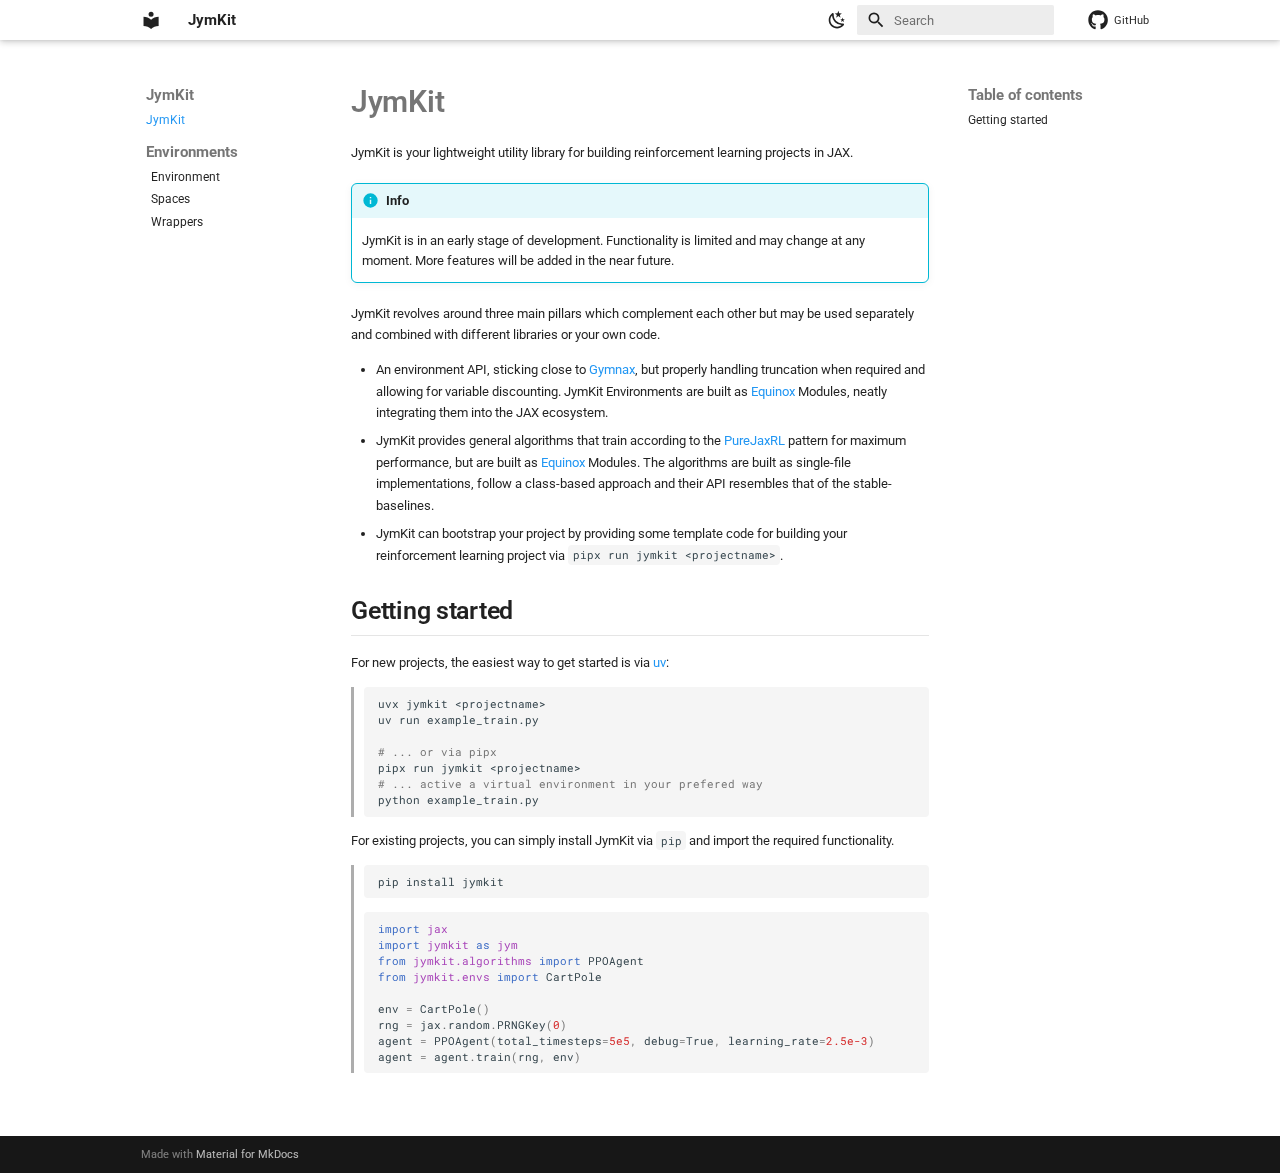
<file: index.html>
<!doctype html>
<html lang="en" class="no-js">
  <head>
    
      <meta charset="utf-8">
      <meta name="viewport" content="width=device-width,initial-scale=1">
      
      
      
        <link rel="canonical" href="https://ponseko.github.io/jymkit/">
      
      
      
        <link rel="next" href="api/Environment/">
      
      
      <link rel="icon" href="assets/images/favicon.png">
      <meta name="generator" content="mkdocs-1.6.1, mkdocs-material-9.6.11">
    
    
      
        <title>JymKit</title>
      
    
    
      <link rel="stylesheet" href="assets/stylesheets/main.4af4bdda.min.css">
      
        
        <link rel="stylesheet" href="assets/stylesheets/palette.06af60db.min.css">
      
      


    
    
      
    
    
      
        
        
        <link rel="preconnect" href="https://fonts.gstatic.com" crossorigin>
        <link rel="stylesheet" href="https://fonts.googleapis.com/css?family=Roboto:300,300i,400,400i,700,700i%7CRoboto+Mono:400,400i,700,700i&display=fallback">
        <style>:root{--md-text-font:"Roboto";--md-code-font:"Roboto Mono"}</style>
      
    
    
      <link rel="stylesheet" href="assets/_mkdocstrings.css">
    
      <link rel="stylesheet" href="_static/styles.css">
    
    <script>__md_scope=new URL(".",location),__md_hash=e=>[...e].reduce(((e,_)=>(e<<5)-e+_.charCodeAt(0)),0),__md_get=(e,_=localStorage,t=__md_scope)=>JSON.parse(_.getItem(t.pathname+"."+e)),__md_set=(e,_,t=localStorage,a=__md_scope)=>{try{t.setItem(a.pathname+"."+e,JSON.stringify(_))}catch(e){}}</script>
    
      

    
    
    
  </head>
  
  
    
    
      
    
    
    
    
    <body dir="ltr" data-md-color-scheme="default" data-md-color-primary="white" data-md-color-accent="red">
  
    
    <input class="md-toggle" data-md-toggle="drawer" type="checkbox" id="__drawer" autocomplete="off">
    <input class="md-toggle" data-md-toggle="search" type="checkbox" id="__search" autocomplete="off">
    <label class="md-overlay" for="__drawer"></label>
    <div data-md-component="skip">
      
        
        <a href="#jymkit" class="md-skip">
          Skip to content
        </a>
      
    </div>
    <div data-md-component="announce">
      
    </div>
    
    
      

  

<header class="md-header md-header--shadow" data-md-component="header">
  <nav class="md-header__inner md-grid" aria-label="Header">
    <a href="." title="JymKit" class="md-header__button md-logo" aria-label="JymKit" data-md-component="logo">
      
  
  <svg xmlns="http://www.w3.org/2000/svg" viewBox="0 0 24 24"><path d="M12 8a3 3 0 0 0 3-3 3 3 0 0 0-3-3 3 3 0 0 0-3 3 3 3 0 0 0 3 3m0 3.54C9.64 9.35 6.5 8 3 8v11c3.5 0 6.64 1.35 9 3.54 2.36-2.19 5.5-3.54 9-3.54V8c-3.5 0-6.64 1.35-9 3.54"/></svg>

    </a>
    <label class="md-header__button md-icon" for="__drawer">
      
      <svg xmlns="http://www.w3.org/2000/svg" viewBox="0 0 24 24"><path d="M3 6h18v2H3zm0 5h18v2H3zm0 5h18v2H3z"/></svg>
    </label>
    <div class="md-header__title" data-md-component="header-title">
      <div class="md-header__ellipsis">
        <div class="md-header__topic">
          <span class="md-ellipsis">
            JymKit
          </span>
        </div>
        <div class="md-header__topic" data-md-component="header-topic">
          <span class="md-ellipsis">
            
              JymKit
            
          </span>
        </div>
      </div>
    </div>
    
      
        <form class="md-header__option" data-md-component="palette">
  
    
    
    
    <input class="md-option" data-md-color-media="" data-md-color-scheme="default" data-md-color-primary="white" data-md-color-accent="red"  aria-label="Switch to dark mode"  type="radio" name="__palette" id="__palette_0">
    
      <label class="md-header__button md-icon" title="Switch to dark mode" for="__palette_1" hidden>
        <svg xmlns="http://www.w3.org/2000/svg" viewBox="0 0 24 24"><path d="m17.75 4.09-2.53 1.94.91 3.06-2.63-1.81-2.63 1.81.91-3.06-2.53-1.94L12.44 4l1.06-3 1.06 3zm3.5 6.91-1.64 1.25.59 1.98-1.7-1.17-1.7 1.17.59-1.98L15.75 11l2.06-.05L18.5 9l.69 1.95zm-2.28 4.95c.83-.08 1.72 1.1 1.19 1.85-.32.45-.66.87-1.08 1.27C15.17 23 8.84 23 4.94 19.07c-3.91-3.9-3.91-10.24 0-14.14.4-.4.82-.76 1.27-1.08.75-.53 1.93.36 1.85 1.19-.27 2.86.69 5.83 2.89 8.02a9.96 9.96 0 0 0 8.02 2.89m-1.64 2.02a12.08 12.08 0 0 1-7.8-3.47c-2.17-2.19-3.33-5-3.49-7.82-2.81 3.14-2.7 7.96.31 10.98 3.02 3.01 7.84 3.12 10.98.31"/></svg>
      </label>
    
  
    
    
    
    <input class="md-option" data-md-color-media="" data-md-color-scheme="slate" data-md-color-primary="black" data-md-color-accent="red"  aria-label="Switch to light mode"  type="radio" name="__palette" id="__palette_1">
    
      <label class="md-header__button md-icon" title="Switch to light mode" for="__palette_0" hidden>
        <svg xmlns="http://www.w3.org/2000/svg" viewBox="0 0 24 24"><path d="M12 7a5 5 0 0 1 5 5 5 5 0 0 1-5 5 5 5 0 0 1-5-5 5 5 0 0 1 5-5m0 2a3 3 0 0 0-3 3 3 3 0 0 0 3 3 3 3 0 0 0 3-3 3 3 0 0 0-3-3m0-7 2.39 3.42C13.65 5.15 12.84 5 12 5s-1.65.15-2.39.42zM3.34 7l4.16-.35A7.2 7.2 0 0 0 5.94 8.5c-.44.74-.69 1.5-.83 2.29zm.02 10 1.76-3.77a7.131 7.131 0 0 0 2.38 4.14zM20.65 7l-1.77 3.79a7.02 7.02 0 0 0-2.38-4.15zm-.01 10-4.14.36c.59-.51 1.12-1.14 1.54-1.86.42-.73.69-1.5.83-2.29zM12 22l-2.41-3.44c.74.27 1.55.44 2.41.44.82 0 1.63-.17 2.37-.44z"/></svg>
      </label>
    
  
</form>
      
    
    
      <script>var palette=__md_get("__palette");if(palette&&palette.color){if("(prefers-color-scheme)"===palette.color.media){var media=matchMedia("(prefers-color-scheme: light)"),input=document.querySelector(media.matches?"[data-md-color-media='(prefers-color-scheme: light)']":"[data-md-color-media='(prefers-color-scheme: dark)']");palette.color.media=input.getAttribute("data-md-color-media"),palette.color.scheme=input.getAttribute("data-md-color-scheme"),palette.color.primary=input.getAttribute("data-md-color-primary"),palette.color.accent=input.getAttribute("data-md-color-accent")}for(var[key,value]of Object.entries(palette.color))document.body.setAttribute("data-md-color-"+key,value)}</script>
    
    
    
      
      
        <label class="md-header__button md-icon" for="__search">
          
          <svg xmlns="http://www.w3.org/2000/svg" viewBox="0 0 24 24"><path d="M9.5 3A6.5 6.5 0 0 1 16 9.5c0 1.61-.59 3.09-1.56 4.23l.27.27h.79l5 5-1.5 1.5-5-5v-.79l-.27-.27A6.52 6.52 0 0 1 9.5 16 6.5 6.5 0 0 1 3 9.5 6.5 6.5 0 0 1 9.5 3m0 2C7 5 5 7 5 9.5S7 14 9.5 14 14 12 14 9.5 12 5 9.5 5"/></svg>
        </label>
        <div class="md-search" data-md-component="search" role="dialog">
  <label class="md-search__overlay" for="__search"></label>
  <div class="md-search__inner" role="search">
    <form class="md-search__form" name="search">
      <input type="text" class="md-search__input" name="query" aria-label="Search" placeholder="Search" autocapitalize="off" autocorrect="off" autocomplete="off" spellcheck="false" data-md-component="search-query" required>
      <label class="md-search__icon md-icon" for="__search">
        
        <svg xmlns="http://www.w3.org/2000/svg" viewBox="0 0 24 24"><path d="M9.5 3A6.5 6.5 0 0 1 16 9.5c0 1.61-.59 3.09-1.56 4.23l.27.27h.79l5 5-1.5 1.5-5-5v-.79l-.27-.27A6.52 6.52 0 0 1 9.5 16 6.5 6.5 0 0 1 3 9.5 6.5 6.5 0 0 1 9.5 3m0 2C7 5 5 7 5 9.5S7 14 9.5 14 14 12 14 9.5 12 5 9.5 5"/></svg>
        
        <svg xmlns="http://www.w3.org/2000/svg" viewBox="0 0 24 24"><path d="M20 11v2H8l5.5 5.5-1.42 1.42L4.16 12l7.92-7.92L13.5 5.5 8 11z"/></svg>
      </label>
      <nav class="md-search__options" aria-label="Search">
        
        <button type="reset" class="md-search__icon md-icon" title="Clear" aria-label="Clear" tabindex="-1">
          
          <svg xmlns="http://www.w3.org/2000/svg" viewBox="0 0 24 24"><path d="M19 6.41 17.59 5 12 10.59 6.41 5 5 6.41 10.59 12 5 17.59 6.41 19 12 13.41 17.59 19 19 17.59 13.41 12z"/></svg>
        </button>
      </nav>
      
    </form>
    <div class="md-search__output">
      <div class="md-search__scrollwrap" tabindex="0" data-md-scrollfix>
        <div class="md-search-result" data-md-component="search-result">
          <div class="md-search-result__meta">
            Initializing search
          </div>
          <ol class="md-search-result__list" role="presentation"></ol>
        </div>
      </div>
    </div>
  </div>
</div>
      
    
    
      <div class="md-header__source">
        <a href="https://github.com/ponseko/jymkit" title="Go to repository" class="md-source" data-md-component="source">
  <div class="md-source__icon md-icon">
    
    <svg xmlns="http://www.w3.org/2000/svg" viewBox="0 0 496 512"><!--! Font Awesome Free 6.7.2 by @fontawesome - https://fontawesome.com License - https://fontawesome.com/license/free (Icons: CC BY 4.0, Fonts: SIL OFL 1.1, Code: MIT License) Copyright 2024 Fonticons, Inc.--><path d="M165.9 397.4c0 2-2.3 3.6-5.2 3.6-3.3.3-5.6-1.3-5.6-3.6 0-2 2.3-3.6 5.2-3.6 3-.3 5.6 1.3 5.6 3.6m-31.1-4.5c-.7 2 1.3 4.3 4.3 4.9 2.6 1 5.6 0 6.2-2s-1.3-4.3-4.3-5.2c-2.6-.7-5.5.3-6.2 2.3m44.2-1.7c-2.9.7-4.9 2.6-4.6 4.9.3 2 2.9 3.3 5.9 2.6 2.9-.7 4.9-2.6 4.6-4.6-.3-1.9-3-3.2-5.9-2.9M244.8 8C106.1 8 0 113.3 0 252c0 110.9 69.8 205.8 169.5 239.2 12.8 2.3 17.3-5.6 17.3-12.1 0-6.2-.3-40.4-.3-61.4 0 0-70 15-84.7-29.8 0 0-11.4-29.1-27.8-36.6 0 0-22.9-15.7 1.6-15.4 0 0 24.9 2 38.6 25.8 21.9 38.6 58.6 27.5 72.9 20.9 2.3-16 8.8-27.1 16-33.7-55.9-6.2-112.3-14.3-112.3-110.5 0-27.5 7.6-41.3 23.6-58.9-2.6-6.5-11.1-33.3 2.6-67.9 20.9-6.5 69 27 69 27 20-5.6 41.5-8.5 62.8-8.5s42.8 2.9 62.8 8.5c0 0 48.1-33.6 69-27 13.7 34.7 5.2 61.4 2.6 67.9 16 17.7 25.8 31.5 25.8 58.9 0 96.5-58.9 104.2-114.8 110.5 9.2 7.9 17 22.9 17 46.4 0 33.7-.3 75.4-.3 83.6 0 6.5 4.6 14.4 17.3 12.1C428.2 457.8 496 362.9 496 252 496 113.3 383.5 8 244.8 8M97.2 352.9c-1.3 1-1 3.3.7 5.2 1.6 1.6 3.9 2.3 5.2 1 1.3-1 1-3.3-.7-5.2-1.6-1.6-3.9-2.3-5.2-1m-10.8-8.1c-.7 1.3.3 2.9 2.3 3.9 1.6 1 3.6.7 4.3-.7.7-1.3-.3-2.9-2.3-3.9-2-.6-3.6-.3-4.3.7m32.4 35.6c-1.6 1.3-1 4.3 1.3 6.2 2.3 2.3 5.2 2.6 6.5 1 1.3-1.3.7-4.3-1.3-6.2-2.2-2.3-5.2-2.6-6.5-1m-11.4-14.7c-1.6 1-1.6 3.6 0 5.9s4.3 3.3 5.6 2.3c1.6-1.3 1.6-3.9 0-6.2-1.4-2.3-4-3.3-5.6-2"/></svg>
  </div>
  <div class="md-source__repository">
    GitHub
  </div>
</a>
      </div>
    
  </nav>
  
</header>
    
    <div class="md-container" data-md-component="container">
      
      
        
          
        
      
      <main class="md-main" data-md-component="main">
        <div class="md-main__inner md-grid">
          
            
              
              <div class="md-sidebar md-sidebar--primary" data-md-component="sidebar" data-md-type="navigation" >
                <div class="md-sidebar__scrollwrap">
                  <div class="md-sidebar__inner">
                    



<nav class="md-nav md-nav--primary" aria-label="Navigation" data-md-level="0">
  <label class="md-nav__title" for="__drawer">
    <a href="." title="JymKit" class="md-nav__button md-logo" aria-label="JymKit" data-md-component="logo">
      
  
  <svg xmlns="http://www.w3.org/2000/svg" viewBox="0 0 24 24"><path d="M12 8a3 3 0 0 0 3-3 3 3 0 0 0-3-3 3 3 0 0 0-3 3 3 3 0 0 0 3 3m0 3.54C9.64 9.35 6.5 8 3 8v11c3.5 0 6.64 1.35 9 3.54 2.36-2.19 5.5-3.54 9-3.54V8c-3.5 0-6.64 1.35-9 3.54"/></svg>

    </a>
    JymKit
  </label>
  
    <div class="md-nav__source">
      <a href="https://github.com/ponseko/jymkit" title="Go to repository" class="md-source" data-md-component="source">
  <div class="md-source__icon md-icon">
    
    <svg xmlns="http://www.w3.org/2000/svg" viewBox="0 0 496 512"><!--! Font Awesome Free 6.7.2 by @fontawesome - https://fontawesome.com License - https://fontawesome.com/license/free (Icons: CC BY 4.0, Fonts: SIL OFL 1.1, Code: MIT License) Copyright 2024 Fonticons, Inc.--><path d="M165.9 397.4c0 2-2.3 3.6-5.2 3.6-3.3.3-5.6-1.3-5.6-3.6 0-2 2.3-3.6 5.2-3.6 3-.3 5.6 1.3 5.6 3.6m-31.1-4.5c-.7 2 1.3 4.3 4.3 4.9 2.6 1 5.6 0 6.2-2s-1.3-4.3-4.3-5.2c-2.6-.7-5.5.3-6.2 2.3m44.2-1.7c-2.9.7-4.9 2.6-4.6 4.9.3 2 2.9 3.3 5.9 2.6 2.9-.7 4.9-2.6 4.6-4.6-.3-1.9-3-3.2-5.9-2.9M244.8 8C106.1 8 0 113.3 0 252c0 110.9 69.8 205.8 169.5 239.2 12.8 2.3 17.3-5.6 17.3-12.1 0-6.2-.3-40.4-.3-61.4 0 0-70 15-84.7-29.8 0 0-11.4-29.1-27.8-36.6 0 0-22.9-15.7 1.6-15.4 0 0 24.9 2 38.6 25.8 21.9 38.6 58.6 27.5 72.9 20.9 2.3-16 8.8-27.1 16-33.7-55.9-6.2-112.3-14.3-112.3-110.5 0-27.5 7.6-41.3 23.6-58.9-2.6-6.5-11.1-33.3 2.6-67.9 20.9-6.5 69 27 69 27 20-5.6 41.5-8.5 62.8-8.5s42.8 2.9 62.8 8.5c0 0 48.1-33.6 69-27 13.7 34.7 5.2 61.4 2.6 67.9 16 17.7 25.8 31.5 25.8 58.9 0 96.5-58.9 104.2-114.8 110.5 9.2 7.9 17 22.9 17 46.4 0 33.7-.3 75.4-.3 83.6 0 6.5 4.6 14.4 17.3 12.1C428.2 457.8 496 362.9 496 252 496 113.3 383.5 8 244.8 8M97.2 352.9c-1.3 1-1 3.3.7 5.2 1.6 1.6 3.9 2.3 5.2 1 1.3-1 1-3.3-.7-5.2-1.6-1.6-3.9-2.3-5.2-1m-10.8-8.1c-.7 1.3.3 2.9 2.3 3.9 1.6 1 3.6.7 4.3-.7.7-1.3-.3-2.9-2.3-3.9-2-.6-3.6-.3-4.3.7m32.4 35.6c-1.6 1.3-1 4.3 1.3 6.2 2.3 2.3 5.2 2.6 6.5 1 1.3-1.3.7-4.3-1.3-6.2-2.2-2.3-5.2-2.6-6.5-1m-11.4-14.7c-1.6 1-1.6 3.6 0 5.9s4.3 3.3 5.6 2.3c1.6-1.3 1.6-3.9 0-6.2-1.4-2.3-4-3.3-5.6-2"/></svg>
  </div>
  <div class="md-source__repository">
    GitHub
  </div>
</a>
    </div>
  
  <ul class="md-nav__list" data-md-scrollfix>
    
      
      
  
  
    
  
  
  
    <li class="md-nav__item md-nav__item--active">
      
      <input class="md-nav__toggle md-toggle" type="checkbox" id="__toc">
      
      
        
      
      
        <label class="md-nav__link md-nav__link--active" for="__toc">
          
  
  
  <span class="md-ellipsis">
    JymKit
    
  </span>
  

          <span class="md-nav__icon md-icon"></span>
        </label>
      
      <a href="." class="md-nav__link md-nav__link--active">
        
  
  
  <span class="md-ellipsis">
    JymKit
    
  </span>
  

      </a>
      
        

<nav class="md-nav md-nav--secondary" aria-label="Table of contents">
  
  
  
    
  
  
    <label class="md-nav__title" for="__toc">
      <span class="md-nav__icon md-icon"></span>
      Table of contents
    </label>
    <ul class="md-nav__list" data-md-component="toc" data-md-scrollfix>
      
        <li class="md-nav__item">
  <a href="#getting-started" class="md-nav__link">
    <span class="md-ellipsis">
      Getting started
    </span>
  </a>
  
</li>
      
    </ul>
  
</nav>
      
    </li>
  

    
      
      
  
  
  
  
    
    
    
    
      
        
        
      
    
    
    <li class="md-nav__item md-nav__item--section md-nav__item--nested">
      
        
        
        <input class="md-nav__toggle md-toggle " type="checkbox" id="__nav_2" >
        
          
          <label class="md-nav__link" for="__nav_2" id="__nav_2_label" tabindex="">
            
  
  
  <span class="md-ellipsis">
    Environments
    
  </span>
  

            <span class="md-nav__icon md-icon"></span>
          </label>
        
        <nav class="md-nav" data-md-level="1" aria-labelledby="__nav_2_label" aria-expanded="false">
          <label class="md-nav__title" for="__nav_2">
            <span class="md-nav__icon md-icon"></span>
            Environments
          </label>
          <ul class="md-nav__list" data-md-scrollfix>
            
              
                
  
  
  
  
    <li class="md-nav__item">
      <a href="api/Environment/" class="md-nav__link">
        
  
  
  <span class="md-ellipsis">
    Environment
    
  </span>
  

      </a>
    </li>
  

              
            
              
                
  
  
  
  
    <li class="md-nav__item">
      <a href="api/Spaces/" class="md-nav__link">
        
  
  
  <span class="md-ellipsis">
    Spaces
    
  </span>
  

      </a>
    </li>
  

              
            
              
                
  
  
  
  
    <li class="md-nav__item">
      <a href="api/Wrappers/" class="md-nav__link">
        
  
  
  <span class="md-ellipsis">
    Wrappers
    
  </span>
  

      </a>
    </li>
  

              
            
          </ul>
        </nav>
      
    </li>
  

    
  </ul>
</nav>
                  </div>
                </div>
              </div>
            
            
              
              <div class="md-sidebar md-sidebar--secondary" data-md-component="sidebar" data-md-type="toc" >
                <div class="md-sidebar__scrollwrap">
                  <div class="md-sidebar__inner">
                    

<nav class="md-nav md-nav--secondary" aria-label="Table of contents">
  
  
  
    
  
  
    <label class="md-nav__title" for="__toc">
      <span class="md-nav__icon md-icon"></span>
      Table of contents
    </label>
    <ul class="md-nav__list" data-md-component="toc" data-md-scrollfix>
      
        <li class="md-nav__item">
  <a href="#getting-started" class="md-nav__link">
    <span class="md-ellipsis">
      Getting started
    </span>
  </a>
  
</li>
      
    </ul>
  
</nav>
                  </div>
                </div>
              </div>
            
          
          
            <div class="md-content" data-md-component="content">
              <article class="md-content__inner md-typeset">
                
                  


  
  


<h1 id="jymkit">JymKit<a class="headerlink" href="#jymkit" title="Permanent link">¤</a></h1>
<p>JymKit is your lightweight utility library for building reinforcement learning projects in JAX. </p>
<div class="admonition info">
<p class="admonition-title">Info</p>
<p>JymKit is in an early stage of development. Functionality is limited and may change at any moment. More features will be added in the near future.</p>
</div>
<p>JymKit revolves around three main pillars which complement each other but may be used separately and combined with different libraries or your own code.</p>
<ul>
<li>An environment API, sticking close to <a href="https://github.com/RobertTLange/gymnax">Gymnax</a>, but properly handling truncation when required and allowing for variable discounting. JymKit Environments are built as <a href="https://docs.kidger.site/equinox/">Equinox</a> Modules, neatly integrating them into the JAX ecosystem.</li>
<li>JymKit provides general algorithms that train according to the <a href="https://github.com/luchris429/purejaxrl">PureJaxRL</a> pattern for maximum performance, but are built as <a href="https://docs.kidger.site/equinox/">Equinox</a> Modules. The algorithms are built as single-file implementations, follow a class-based approach and their API resembles that of the stable-baselines.</li>
<li>JymKit can bootstrap your project by providing some template code for building your reinforcement learning project via <code>pipx run jymkit &lt;projectname&gt;</code>.</li>
</ul>
<h2 id="getting-started">Getting started<a class="headerlink" href="#getting-started" title="Permanent link">¤</a></h2>
<p>For new projects, the easiest way to get started is via <a href="https://docs.astral.sh/uv/getting-started/installation/">uv</a>:</p>
<blockquote>
<div class="highlight"><pre><span></span><code>uvx<span class="w"> </span>jymkit<span class="w"> </span>&lt;projectname&gt;
uv<span class="w"> </span>run<span class="w"> </span>example_train.py

<span class="c1"># ... or via pipx</span>
pipx<span class="w"> </span>run<span class="w"> </span>jymkit<span class="w"> </span>&lt;projectname&gt;
<span class="c1"># ... active a virtual environment in your prefered way</span>
python<span class="w"> </span>example_train.py
</code></pre></div>
</blockquote>
<p>For existing projects, you can simply install JymKit via <code>pip</code> and import the required functionality.</p>
<blockquote>
<div class="highlight"><pre><span></span><code>pip<span class="w"> </span>install<span class="w"> </span>jymkit
</code></pre></div>
<div class="highlight"><pre><span></span><code><span class="kn">import</span><span class="w"> </span><span class="nn">jax</span>
<span class="kn">import</span><span class="w"> </span><span class="nn">jymkit</span><span class="w"> </span><span class="k">as</span><span class="w"> </span><span class="nn">jym</span>
<span class="kn">from</span><span class="w"> </span><span class="nn">jymkit.algorithms</span><span class="w"> </span><span class="kn">import</span> <span class="n">PPOAgent</span>
<span class="kn">from</span><span class="w"> </span><span class="nn">jymkit.envs</span><span class="w"> </span><span class="kn">import</span> <span class="n">CartPole</span>

<span class="n">env</span> <span class="o">=</span> <span class="n">CartPole</span><span class="p">()</span>
<span class="n">rng</span> <span class="o">=</span> <span class="n">jax</span><span class="o">.</span><span class="n">random</span><span class="o">.</span><span class="n">PRNGKey</span><span class="p">(</span><span class="mi">0</span><span class="p">)</span>
<span class="n">agent</span> <span class="o">=</span> <span class="n">PPOAgent</span><span class="p">(</span><span class="n">total_timesteps</span><span class="o">=</span><span class="mf">5e5</span><span class="p">,</span> <span class="n">debug</span><span class="o">=</span><span class="kc">True</span><span class="p">,</span> <span class="n">learning_rate</span><span class="o">=</span><span class="mf">2.5e-3</span><span class="p">)</span>
<span class="n">agent</span> <span class="o">=</span> <span class="n">agent</span><span class="o">.</span><span class="n">train</span><span class="p">(</span><span class="n">rng</span><span class="p">,</span> <span class="n">env</span><span class="p">)</span>
</code></pre></div>
</blockquote>












                
              </article>
            </div>
          
          
<script>var target=document.getElementById(location.hash.slice(1));target&&target.name&&(target.checked=target.name.startsWith("__tabbed_"))</script>
        </div>
        
      </main>
      
        <footer class="md-footer">
  
  <div class="md-footer-meta md-typeset">
    <div class="md-footer-meta__inner md-grid">
      <div class="md-copyright">
  
  
    Made with
    <a href="https://squidfunk.github.io/mkdocs-material/" target="_blank" rel="noopener">
      Material for MkDocs
    </a>
  
</div>
      
    </div>
  </div>
</footer>
      
    </div>
    <div class="md-dialog" data-md-component="dialog">
      <div class="md-dialog__inner md-typeset"></div>
    </div>
    
    
    
      
      <script id="__config" type="application/json">{"base": ".", "features": ["navigation.sections"], "search": "assets/javascripts/workers/search.f8cc74c7.min.js", "tags": null, "translations": {"clipboard.copied": "Copied to clipboard", "clipboard.copy": "Copy to clipboard", "search.result.more.one": "1 more on this page", "search.result.more.other": "# more on this page", "search.result.none": "No matching documents", "search.result.one": "1 matching document", "search.result.other": "# matching documents", "search.result.placeholder": "Type to start searching", "search.result.term.missing": "Missing", "select.version": "Select version"}, "version": null}</script>
    
    
      <script src="assets/javascripts/bundle.c8b220af.min.js"></script>
      
    
  </body>
</html>
</file>
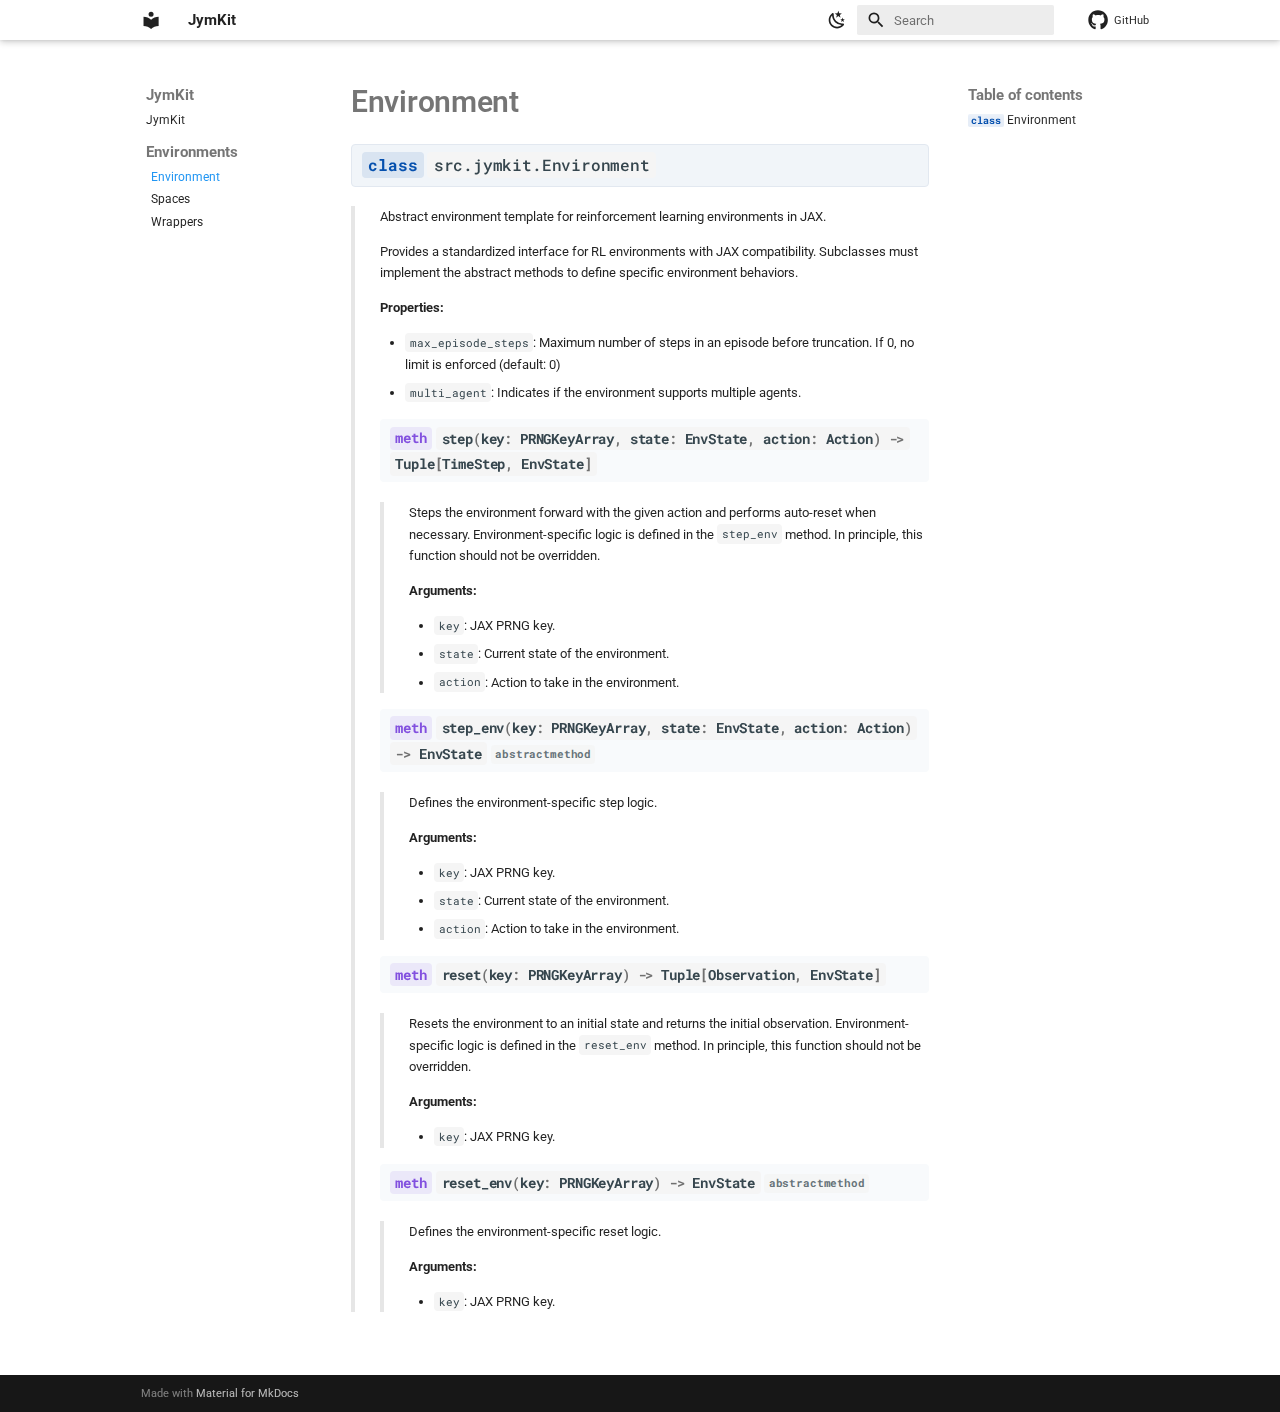
<file: api/Environment/index.html>
<!doctype html>
<html lang="en" class="no-js">
  <head>
    
      <meta charset="utf-8">
      <meta name="viewport" content="width=device-width,initial-scale=1">
      
      
      
        <link rel="canonical" href="https://ponseko.github.io/jymkit/api/Environment/">
      
      
        <link rel="prev" href="../..">
      
      
        <link rel="next" href="../Spaces/">
      
      
      <link rel="icon" href="../../assets/images/favicon.png">
      <meta name="generator" content="mkdocs-1.6.1, mkdocs-material-9.6.11">
    
    
      
        <title>Environment - JymKit</title>
      
    
    
      <link rel="stylesheet" href="../../assets/stylesheets/main.4af4bdda.min.css">
      
        
        <link rel="stylesheet" href="../../assets/stylesheets/palette.06af60db.min.css">
      
      


    
    
      
    
    
      
        
        
        <link rel="preconnect" href="https://fonts.gstatic.com" crossorigin>
        <link rel="stylesheet" href="https://fonts.googleapis.com/css?family=Roboto:300,300i,400,400i,700,700i%7CRoboto+Mono:400,400i,700,700i&display=fallback">
        <style>:root{--md-text-font:"Roboto";--md-code-font:"Roboto Mono"}</style>
      
    
    
      <link rel="stylesheet" href="../../assets/_mkdocstrings.css">
    
      <link rel="stylesheet" href="../../_static/styles.css">
    
    <script>__md_scope=new URL("../..",location),__md_hash=e=>[...e].reduce(((e,_)=>(e<<5)-e+_.charCodeAt(0)),0),__md_get=(e,_=localStorage,t=__md_scope)=>JSON.parse(_.getItem(t.pathname+"."+e)),__md_set=(e,_,t=localStorage,a=__md_scope)=>{try{t.setItem(a.pathname+"."+e,JSON.stringify(_))}catch(e){}}</script>
    
      

    
    
    
  </head>
  
  
    
    
      
    
    
    
    
    <body dir="ltr" data-md-color-scheme="default" data-md-color-primary="white" data-md-color-accent="red">
  
    
    <input class="md-toggle" data-md-toggle="drawer" type="checkbox" id="__drawer" autocomplete="off">
    <input class="md-toggle" data-md-toggle="search" type="checkbox" id="__search" autocomplete="off">
    <label class="md-overlay" for="__drawer"></label>
    <div data-md-component="skip">
      
        
        <a href="#src.jymkit.Environment" class="md-skip">
          Skip to content
        </a>
      
    </div>
    <div data-md-component="announce">
      
    </div>
    
    
      

  

<header class="md-header md-header--shadow" data-md-component="header">
  <nav class="md-header__inner md-grid" aria-label="Header">
    <a href="../.." title="JymKit" class="md-header__button md-logo" aria-label="JymKit" data-md-component="logo">
      
  
  <svg xmlns="http://www.w3.org/2000/svg" viewBox="0 0 24 24"><path d="M12 8a3 3 0 0 0 3-3 3 3 0 0 0-3-3 3 3 0 0 0-3 3 3 3 0 0 0 3 3m0 3.54C9.64 9.35 6.5 8 3 8v11c3.5 0 6.64 1.35 9 3.54 2.36-2.19 5.5-3.54 9-3.54V8c-3.5 0-6.64 1.35-9 3.54"/></svg>

    </a>
    <label class="md-header__button md-icon" for="__drawer">
      
      <svg xmlns="http://www.w3.org/2000/svg" viewBox="0 0 24 24"><path d="M3 6h18v2H3zm0 5h18v2H3zm0 5h18v2H3z"/></svg>
    </label>
    <div class="md-header__title" data-md-component="header-title">
      <div class="md-header__ellipsis">
        <div class="md-header__topic">
          <span class="md-ellipsis">
            JymKit
          </span>
        </div>
        <div class="md-header__topic" data-md-component="header-topic">
          <span class="md-ellipsis">
            
              Environment
            
          </span>
        </div>
      </div>
    </div>
    
      
        <form class="md-header__option" data-md-component="palette">
  
    
    
    
    <input class="md-option" data-md-color-media="" data-md-color-scheme="default" data-md-color-primary="white" data-md-color-accent="red"  aria-label="Switch to dark mode"  type="radio" name="__palette" id="__palette_0">
    
      <label class="md-header__button md-icon" title="Switch to dark mode" for="__palette_1" hidden>
        <svg xmlns="http://www.w3.org/2000/svg" viewBox="0 0 24 24"><path d="m17.75 4.09-2.53 1.94.91 3.06-2.63-1.81-2.63 1.81.91-3.06-2.53-1.94L12.44 4l1.06-3 1.06 3zm3.5 6.91-1.64 1.25.59 1.98-1.7-1.17-1.7 1.17.59-1.98L15.75 11l2.06-.05L18.5 9l.69 1.95zm-2.28 4.95c.83-.08 1.72 1.1 1.19 1.85-.32.45-.66.87-1.08 1.27C15.17 23 8.84 23 4.94 19.07c-3.91-3.9-3.91-10.24 0-14.14.4-.4.82-.76 1.27-1.08.75-.53 1.93.36 1.85 1.19-.27 2.86.69 5.83 2.89 8.02a9.96 9.96 0 0 0 8.02 2.89m-1.64 2.02a12.08 12.08 0 0 1-7.8-3.47c-2.17-2.19-3.33-5-3.49-7.82-2.81 3.14-2.7 7.96.31 10.98 3.02 3.01 7.84 3.12 10.98.31"/></svg>
      </label>
    
  
    
    
    
    <input class="md-option" data-md-color-media="" data-md-color-scheme="slate" data-md-color-primary="black" data-md-color-accent="red"  aria-label="Switch to light mode"  type="radio" name="__palette" id="__palette_1">
    
      <label class="md-header__button md-icon" title="Switch to light mode" for="__palette_0" hidden>
        <svg xmlns="http://www.w3.org/2000/svg" viewBox="0 0 24 24"><path d="M12 7a5 5 0 0 1 5 5 5 5 0 0 1-5 5 5 5 0 0 1-5-5 5 5 0 0 1 5-5m0 2a3 3 0 0 0-3 3 3 3 0 0 0 3 3 3 3 0 0 0 3-3 3 3 0 0 0-3-3m0-7 2.39 3.42C13.65 5.15 12.84 5 12 5s-1.65.15-2.39.42zM3.34 7l4.16-.35A7.2 7.2 0 0 0 5.94 8.5c-.44.74-.69 1.5-.83 2.29zm.02 10 1.76-3.77a7.131 7.131 0 0 0 2.38 4.14zM20.65 7l-1.77 3.79a7.02 7.02 0 0 0-2.38-4.15zm-.01 10-4.14.36c.59-.51 1.12-1.14 1.54-1.86.42-.73.69-1.5.83-2.29zM12 22l-2.41-3.44c.74.27 1.55.44 2.41.44.82 0 1.63-.17 2.37-.44z"/></svg>
      </label>
    
  
</form>
      
    
    
      <script>var palette=__md_get("__palette");if(palette&&palette.color){if("(prefers-color-scheme)"===palette.color.media){var media=matchMedia("(prefers-color-scheme: light)"),input=document.querySelector(media.matches?"[data-md-color-media='(prefers-color-scheme: light)']":"[data-md-color-media='(prefers-color-scheme: dark)']");palette.color.media=input.getAttribute("data-md-color-media"),palette.color.scheme=input.getAttribute("data-md-color-scheme"),palette.color.primary=input.getAttribute("data-md-color-primary"),palette.color.accent=input.getAttribute("data-md-color-accent")}for(var[key,value]of Object.entries(palette.color))document.body.setAttribute("data-md-color-"+key,value)}</script>
    
    
    
      
      
        <label class="md-header__button md-icon" for="__search">
          
          <svg xmlns="http://www.w3.org/2000/svg" viewBox="0 0 24 24"><path d="M9.5 3A6.5 6.5 0 0 1 16 9.5c0 1.61-.59 3.09-1.56 4.23l.27.27h.79l5 5-1.5 1.5-5-5v-.79l-.27-.27A6.52 6.52 0 0 1 9.5 16 6.5 6.5 0 0 1 3 9.5 6.5 6.5 0 0 1 9.5 3m0 2C7 5 5 7 5 9.5S7 14 9.5 14 14 12 14 9.5 12 5 9.5 5"/></svg>
        </label>
        <div class="md-search" data-md-component="search" role="dialog">
  <label class="md-search__overlay" for="__search"></label>
  <div class="md-search__inner" role="search">
    <form class="md-search__form" name="search">
      <input type="text" class="md-search__input" name="query" aria-label="Search" placeholder="Search" autocapitalize="off" autocorrect="off" autocomplete="off" spellcheck="false" data-md-component="search-query" required>
      <label class="md-search__icon md-icon" for="__search">
        
        <svg xmlns="http://www.w3.org/2000/svg" viewBox="0 0 24 24"><path d="M9.5 3A6.5 6.5 0 0 1 16 9.5c0 1.61-.59 3.09-1.56 4.23l.27.27h.79l5 5-1.5 1.5-5-5v-.79l-.27-.27A6.52 6.52 0 0 1 9.5 16 6.5 6.5 0 0 1 3 9.5 6.5 6.5 0 0 1 9.5 3m0 2C7 5 5 7 5 9.5S7 14 9.5 14 14 12 14 9.5 12 5 9.5 5"/></svg>
        
        <svg xmlns="http://www.w3.org/2000/svg" viewBox="0 0 24 24"><path d="M20 11v2H8l5.5 5.5-1.42 1.42L4.16 12l7.92-7.92L13.5 5.5 8 11z"/></svg>
      </label>
      <nav class="md-search__options" aria-label="Search">
        
        <button type="reset" class="md-search__icon md-icon" title="Clear" aria-label="Clear" tabindex="-1">
          
          <svg xmlns="http://www.w3.org/2000/svg" viewBox="0 0 24 24"><path d="M19 6.41 17.59 5 12 10.59 6.41 5 5 6.41 10.59 12 5 17.59 6.41 19 12 13.41 17.59 19 19 17.59 13.41 12z"/></svg>
        </button>
      </nav>
      
    </form>
    <div class="md-search__output">
      <div class="md-search__scrollwrap" tabindex="0" data-md-scrollfix>
        <div class="md-search-result" data-md-component="search-result">
          <div class="md-search-result__meta">
            Initializing search
          </div>
          <ol class="md-search-result__list" role="presentation"></ol>
        </div>
      </div>
    </div>
  </div>
</div>
      
    
    
      <div class="md-header__source">
        <a href="https://github.com/ponseko/jymkit" title="Go to repository" class="md-source" data-md-component="source">
  <div class="md-source__icon md-icon">
    
    <svg xmlns="http://www.w3.org/2000/svg" viewBox="0 0 496 512"><!--! Font Awesome Free 6.7.2 by @fontawesome - https://fontawesome.com License - https://fontawesome.com/license/free (Icons: CC BY 4.0, Fonts: SIL OFL 1.1, Code: MIT License) Copyright 2024 Fonticons, Inc.--><path d="M165.9 397.4c0 2-2.3 3.6-5.2 3.6-3.3.3-5.6-1.3-5.6-3.6 0-2 2.3-3.6 5.2-3.6 3-.3 5.6 1.3 5.6 3.6m-31.1-4.5c-.7 2 1.3 4.3 4.3 4.9 2.6 1 5.6 0 6.2-2s-1.3-4.3-4.3-5.2c-2.6-.7-5.5.3-6.2 2.3m44.2-1.7c-2.9.7-4.9 2.6-4.6 4.9.3 2 2.9 3.3 5.9 2.6 2.9-.7 4.9-2.6 4.6-4.6-.3-1.9-3-3.2-5.9-2.9M244.8 8C106.1 8 0 113.3 0 252c0 110.9 69.8 205.8 169.5 239.2 12.8 2.3 17.3-5.6 17.3-12.1 0-6.2-.3-40.4-.3-61.4 0 0-70 15-84.7-29.8 0 0-11.4-29.1-27.8-36.6 0 0-22.9-15.7 1.6-15.4 0 0 24.9 2 38.6 25.8 21.9 38.6 58.6 27.5 72.9 20.9 2.3-16 8.8-27.1 16-33.7-55.9-6.2-112.3-14.3-112.3-110.5 0-27.5 7.6-41.3 23.6-58.9-2.6-6.5-11.1-33.3 2.6-67.9 20.9-6.5 69 27 69 27 20-5.6 41.5-8.5 62.8-8.5s42.8 2.9 62.8 8.5c0 0 48.1-33.6 69-27 13.7 34.7 5.2 61.4 2.6 67.9 16 17.7 25.8 31.5 25.8 58.9 0 96.5-58.9 104.2-114.8 110.5 9.2 7.9 17 22.9 17 46.4 0 33.7-.3 75.4-.3 83.6 0 6.5 4.6 14.4 17.3 12.1C428.2 457.8 496 362.9 496 252 496 113.3 383.5 8 244.8 8M97.2 352.9c-1.3 1-1 3.3.7 5.2 1.6 1.6 3.9 2.3 5.2 1 1.3-1 1-3.3-.7-5.2-1.6-1.6-3.9-2.3-5.2-1m-10.8-8.1c-.7 1.3.3 2.9 2.3 3.9 1.6 1 3.6.7 4.3-.7.7-1.3-.3-2.9-2.3-3.9-2-.6-3.6-.3-4.3.7m32.4 35.6c-1.6 1.3-1 4.3 1.3 6.2 2.3 2.3 5.2 2.6 6.5 1 1.3-1.3.7-4.3-1.3-6.2-2.2-2.3-5.2-2.6-6.5-1m-11.4-14.7c-1.6 1-1.6 3.6 0 5.9s4.3 3.3 5.6 2.3c1.6-1.3 1.6-3.9 0-6.2-1.4-2.3-4-3.3-5.6-2"/></svg>
  </div>
  <div class="md-source__repository">
    GitHub
  </div>
</a>
      </div>
    
  </nav>
  
</header>
    
    <div class="md-container" data-md-component="container">
      
      
        
          
        
      
      <main class="md-main" data-md-component="main">
        <div class="md-main__inner md-grid">
          
            
              
              <div class="md-sidebar md-sidebar--primary" data-md-component="sidebar" data-md-type="navigation" >
                <div class="md-sidebar__scrollwrap">
                  <div class="md-sidebar__inner">
                    



<nav class="md-nav md-nav--primary" aria-label="Navigation" data-md-level="0">
  <label class="md-nav__title" for="__drawer">
    <a href="../.." title="JymKit" class="md-nav__button md-logo" aria-label="JymKit" data-md-component="logo">
      
  
  <svg xmlns="http://www.w3.org/2000/svg" viewBox="0 0 24 24"><path d="M12 8a3 3 0 0 0 3-3 3 3 0 0 0-3-3 3 3 0 0 0-3 3 3 3 0 0 0 3 3m0 3.54C9.64 9.35 6.5 8 3 8v11c3.5 0 6.64 1.35 9 3.54 2.36-2.19 5.5-3.54 9-3.54V8c-3.5 0-6.64 1.35-9 3.54"/></svg>

    </a>
    JymKit
  </label>
  
    <div class="md-nav__source">
      <a href="https://github.com/ponseko/jymkit" title="Go to repository" class="md-source" data-md-component="source">
  <div class="md-source__icon md-icon">
    
    <svg xmlns="http://www.w3.org/2000/svg" viewBox="0 0 496 512"><!--! Font Awesome Free 6.7.2 by @fontawesome - https://fontawesome.com License - https://fontawesome.com/license/free (Icons: CC BY 4.0, Fonts: SIL OFL 1.1, Code: MIT License) Copyright 2024 Fonticons, Inc.--><path d="M165.9 397.4c0 2-2.3 3.6-5.2 3.6-3.3.3-5.6-1.3-5.6-3.6 0-2 2.3-3.6 5.2-3.6 3-.3 5.6 1.3 5.6 3.6m-31.1-4.5c-.7 2 1.3 4.3 4.3 4.9 2.6 1 5.6 0 6.2-2s-1.3-4.3-4.3-5.2c-2.6-.7-5.5.3-6.2 2.3m44.2-1.7c-2.9.7-4.9 2.6-4.6 4.9.3 2 2.9 3.3 5.9 2.6 2.9-.7 4.9-2.6 4.6-4.6-.3-1.9-3-3.2-5.9-2.9M244.8 8C106.1 8 0 113.3 0 252c0 110.9 69.8 205.8 169.5 239.2 12.8 2.3 17.3-5.6 17.3-12.1 0-6.2-.3-40.4-.3-61.4 0 0-70 15-84.7-29.8 0 0-11.4-29.1-27.8-36.6 0 0-22.9-15.7 1.6-15.4 0 0 24.9 2 38.6 25.8 21.9 38.6 58.6 27.5 72.9 20.9 2.3-16 8.8-27.1 16-33.7-55.9-6.2-112.3-14.3-112.3-110.5 0-27.5 7.6-41.3 23.6-58.9-2.6-6.5-11.1-33.3 2.6-67.9 20.9-6.5 69 27 69 27 20-5.6 41.5-8.5 62.8-8.5s42.8 2.9 62.8 8.5c0 0 48.1-33.6 69-27 13.7 34.7 5.2 61.4 2.6 67.9 16 17.7 25.8 31.5 25.8 58.9 0 96.5-58.9 104.2-114.8 110.5 9.2 7.9 17 22.9 17 46.4 0 33.7-.3 75.4-.3 83.6 0 6.5 4.6 14.4 17.3 12.1C428.2 457.8 496 362.9 496 252 496 113.3 383.5 8 244.8 8M97.2 352.9c-1.3 1-1 3.3.7 5.2 1.6 1.6 3.9 2.3 5.2 1 1.3-1 1-3.3-.7-5.2-1.6-1.6-3.9-2.3-5.2-1m-10.8-8.1c-.7 1.3.3 2.9 2.3 3.9 1.6 1 3.6.7 4.3-.7.7-1.3-.3-2.9-2.3-3.9-2-.6-3.6-.3-4.3.7m32.4 35.6c-1.6 1.3-1 4.3 1.3 6.2 2.3 2.3 5.2 2.6 6.5 1 1.3-1.3.7-4.3-1.3-6.2-2.2-2.3-5.2-2.6-6.5-1m-11.4-14.7c-1.6 1-1.6 3.6 0 5.9s4.3 3.3 5.6 2.3c1.6-1.3 1.6-3.9 0-6.2-1.4-2.3-4-3.3-5.6-2"/></svg>
  </div>
  <div class="md-source__repository">
    GitHub
  </div>
</a>
    </div>
  
  <ul class="md-nav__list" data-md-scrollfix>
    
      
      
  
  
  
  
    <li class="md-nav__item">
      <a href="../.." class="md-nav__link">
        
  
  
  <span class="md-ellipsis">
    JymKit
    
  </span>
  

      </a>
    </li>
  

    
      
      
  
  
    
  
  
  
    
    
    
    
      
        
        
      
    
    
    <li class="md-nav__item md-nav__item--active md-nav__item--section md-nav__item--nested">
      
        
        
        <input class="md-nav__toggle md-toggle " type="checkbox" id="__nav_2" checked>
        
          
          <label class="md-nav__link" for="__nav_2" id="__nav_2_label" tabindex="">
            
  
  
  <span class="md-ellipsis">
    Environments
    
  </span>
  

            <span class="md-nav__icon md-icon"></span>
          </label>
        
        <nav class="md-nav" data-md-level="1" aria-labelledby="__nav_2_label" aria-expanded="true">
          <label class="md-nav__title" for="__nav_2">
            <span class="md-nav__icon md-icon"></span>
            Environments
          </label>
          <ul class="md-nav__list" data-md-scrollfix>
            
              
                
  
  
    
  
  
  
    <li class="md-nav__item md-nav__item--active">
      
      <input class="md-nav__toggle md-toggle" type="checkbox" id="__toc">
      
      
      
        <label class="md-nav__link md-nav__link--active" for="__toc">
          
  
  
  <span class="md-ellipsis">
    Environment
    
  </span>
  

          <span class="md-nav__icon md-icon"></span>
        </label>
      
      <a href="./" class="md-nav__link md-nav__link--active">
        
  
  
  <span class="md-ellipsis">
    Environment
    
  </span>
  

      </a>
      
        

<nav class="md-nav md-nav--secondary" aria-label="Table of contents">
  
  
  
  
    <label class="md-nav__title" for="__toc">
      <span class="md-nav__icon md-icon"></span>
      Table of contents
    </label>
    <ul class="md-nav__list" data-md-component="toc" data-md-scrollfix>
      
        <li class="md-nav__item">
  <a href="#src.jymkit.Environment" class="md-nav__link">
    <span class="md-ellipsis">
      <code class="doc-symbol doc-symbol-toc doc-symbol-class"></code>&nbsp;Environment
    </span>
  </a>
  
</li>
      
    </ul>
  
</nav>
      
    </li>
  

              
            
              
                
  
  
  
  
    <li class="md-nav__item">
      <a href="../Spaces/" class="md-nav__link">
        
  
  
  <span class="md-ellipsis">
    Spaces
    
  </span>
  

      </a>
    </li>
  

              
            
              
                
  
  
  
  
    <li class="md-nav__item">
      <a href="../Wrappers/" class="md-nav__link">
        
  
  
  <span class="md-ellipsis">
    Wrappers
    
  </span>
  

      </a>
    </li>
  

              
            
          </ul>
        </nav>
      
    </li>
  

    
  </ul>
</nav>
                  </div>
                </div>
              </div>
            
            
              
              <div class="md-sidebar md-sidebar--secondary" data-md-component="sidebar" data-md-type="toc" >
                <div class="md-sidebar__scrollwrap">
                  <div class="md-sidebar__inner">
                    

<nav class="md-nav md-nav--secondary" aria-label="Table of contents">
  
  
  
  
    <label class="md-nav__title" for="__toc">
      <span class="md-nav__icon md-icon"></span>
      Table of contents
    </label>
    <ul class="md-nav__list" data-md-component="toc" data-md-scrollfix>
      
        <li class="md-nav__item">
  <a href="#src.jymkit.Environment" class="md-nav__link">
    <span class="md-ellipsis">
      <code class="doc-symbol doc-symbol-toc doc-symbol-class"></code>&nbsp;Environment
    </span>
  </a>
  
</li>
      
    </ul>
  
</nav>
                  </div>
                </div>
              </div>
            
          
          
            <div class="md-content" data-md-component="content">
              <article class="md-content__inner md-typeset">
                
                  


  
  


  <h1>Environment</h1>

<div class="doc doc-object doc-class">



<h4 id="src.jymkit.Environment" class="doc doc-heading">
<code class="doc-symbol doc-symbol-heading doc-symbol-class"></code>            <code>src.jymkit.Environment</code>


<a href="#src.jymkit.Environment" class="headerlink" title="Permanent link">¤</a></h4>


    <div class="doc doc-contents first">


        <p>Abstract environment template for reinforcement learning environments in JAX.</p>
<p>Provides a standardized interface for RL environments with JAX compatibility.
Subclasses must implement the abstract methods to define specific environment behaviors.</p>
<p><strong>Properties:</strong></p>
<ul>
<li><code>max_episode_steps</code>: Maximum number of steps in an episode before truncation. If 0, no limit is enforced (default: 0)</li>
<li><code>multi_agent</code>: Indicates if the environment supports multiple agents.</li>
</ul>










  <div class="doc doc-children">









<div class="doc doc-object doc-function">


<h5 id="src.jymkit.Environment.step" class="doc doc-heading">
<code class="doc-symbol doc-symbol-heading doc-symbol-method"></code>            <code class="highlight language-python"><span class="n">step</span><span class="p">(</span><span class="n">key</span><span class="p">:</span> <span class="n">PRNGKeyArray</span><span class="p">,</span> <span class="n">state</span><span class="p">:</span> <span class="n">EnvState</span><span class="p">,</span> <span class="n">action</span><span class="p">:</span> <span class="n">Action</span><span class="p">)</span> <span class="o">-&gt;</span> <span class="n">Tuple</span><span class="p">[</span><span class="n">TimeStep</span><span class="p">,</span> <span class="n">EnvState</span><span class="p">]</span></code>

<a href="#src.jymkit.Environment.step" class="headerlink" title="Permanent link">¤</a></h5>


    <div class="doc doc-contents ">

        <p>Steps the environment forward with the given action and performs auto-reset when necessary.
Environment-specific logic is defined in the <code>step_env</code> method. In principle, this function
should not be overridden.</p>
<p><strong>Arguments:</strong></p>
<ul>
<li><code>key</code>: JAX PRNG key.</li>
<li><code>state</code>: Current state of the environment.</li>
<li><code>action</code>: Action to take in the environment.</li>
</ul>


    </div>

</div>

<div class="doc doc-object doc-function">


<h5 id="src.jymkit.Environment.step_env" class="doc doc-heading">
<code class="doc-symbol doc-symbol-heading doc-symbol-method"></code>            <code class="highlight language-python"><span class="n">step_env</span><span class="p">(</span><span class="n">key</span><span class="p">:</span> <span class="n">PRNGKeyArray</span><span class="p">,</span> <span class="n">state</span><span class="p">:</span> <span class="n">EnvState</span><span class="p">,</span> <span class="n">action</span><span class="p">:</span> <span class="n">Action</span><span class="p">)</span> <span class="o">-&gt;</span> <span class="n">EnvState</span></code>

  <span class="doc doc-labels">
      <small class="doc doc-label doc-label-abstractmethod"><code>abstractmethod</code></small>
  </span>

<a href="#src.jymkit.Environment.step_env" class="headerlink" title="Permanent link">¤</a></h5>


    <div class="doc doc-contents ">

        <p>Defines the environment-specific step logic.</p>
<p><strong>Arguments:</strong></p>
<ul>
<li><code>key</code>: JAX PRNG key.</li>
<li><code>state</code>: Current state of the environment.</li>
<li><code>action</code>: Action to take in the environment.</li>
</ul>


    </div>

</div>

<div class="doc doc-object doc-function">


<h5 id="src.jymkit.Environment.reset" class="doc doc-heading">
<code class="doc-symbol doc-symbol-heading doc-symbol-method"></code>            <code class="highlight language-python"><span class="n">reset</span><span class="p">(</span><span class="n">key</span><span class="p">:</span> <span class="n">PRNGKeyArray</span><span class="p">)</span> <span class="o">-&gt;</span> <span class="n">Tuple</span><span class="p">[</span><span class="n">Observation</span><span class="p">,</span> <span class="n">EnvState</span><span class="p">]</span></code>

<a href="#src.jymkit.Environment.reset" class="headerlink" title="Permanent link">¤</a></h5>


    <div class="doc doc-contents ">

        <p>Resets the environment to an initial state and returns the initial observation.
Environment-specific logic is defined in the <code>reset_env</code> method. In principle, this function
should not be overridden.</p>
<p><strong>Arguments:</strong></p>
<ul>
<li><code>key</code>: JAX PRNG key.</li>
</ul>


    </div>

</div>

<div class="doc doc-object doc-function">


<h5 id="src.jymkit.Environment.reset_env" class="doc doc-heading">
<code class="doc-symbol doc-symbol-heading doc-symbol-method"></code>            <code class="highlight language-python"><span class="n">reset_env</span><span class="p">(</span><span class="n">key</span><span class="p">:</span> <span class="n">PRNGKeyArray</span><span class="p">)</span> <span class="o">-&gt;</span> <span class="n">EnvState</span></code>

  <span class="doc doc-labels">
      <small class="doc doc-label doc-label-abstractmethod"><code>abstractmethod</code></small>
  </span>

<a href="#src.jymkit.Environment.reset_env" class="headerlink" title="Permanent link">¤</a></h5>


    <div class="doc doc-contents ">

        <p>Defines the environment-specific reset logic.</p>
<p><strong>Arguments:</strong></p>
<ul>
<li><code>key</code>: JAX PRNG key.</li>
</ul>


    </div>

</div>



  </div>

    </div>

</div>












                
              </article>
            </div>
          
          
<script>var target=document.getElementById(location.hash.slice(1));target&&target.name&&(target.checked=target.name.startsWith("__tabbed_"))</script>
        </div>
        
      </main>
      
        <footer class="md-footer">
  
  <div class="md-footer-meta md-typeset">
    <div class="md-footer-meta__inner md-grid">
      <div class="md-copyright">
  
  
    Made with
    <a href="https://squidfunk.github.io/mkdocs-material/" target="_blank" rel="noopener">
      Material for MkDocs
    </a>
  
</div>
      
    </div>
  </div>
</footer>
      
    </div>
    <div class="md-dialog" data-md-component="dialog">
      <div class="md-dialog__inner md-typeset"></div>
    </div>
    
    
    
      
      <script id="__config" type="application/json">{"base": "../..", "features": ["navigation.sections"], "search": "../../assets/javascripts/workers/search.f8cc74c7.min.js", "tags": null, "translations": {"clipboard.copied": "Copied to clipboard", "clipboard.copy": "Copy to clipboard", "search.result.more.one": "1 more on this page", "search.result.more.other": "# more on this page", "search.result.none": "No matching documents", "search.result.one": "1 matching document", "search.result.other": "# matching documents", "search.result.placeholder": "Type to start searching", "search.result.term.missing": "Missing", "select.version": "Select version"}, "version": null}</script>
    
    
      <script src="../../assets/javascripts/bundle.c8b220af.min.js"></script>
      
    
  </body>
</html>
</file>
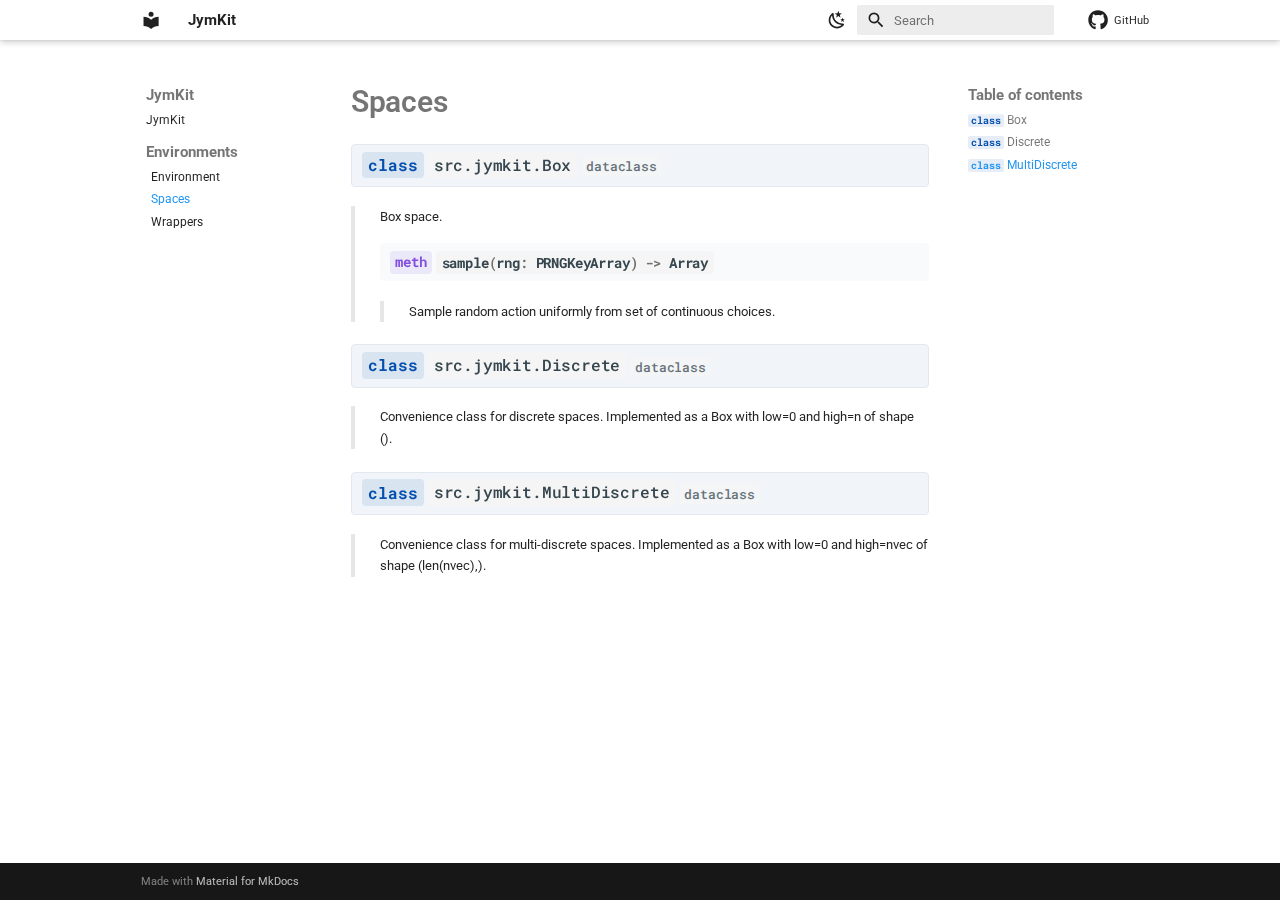
<file: api/Spaces/index.html>
<!doctype html>
<html lang="en" class="no-js">
  <head>
    
      <meta charset="utf-8">
      <meta name="viewport" content="width=device-width,initial-scale=1">
      
      
      
        <link rel="canonical" href="https://ponseko.github.io/jymkit/api/Spaces/">
      
      
        <link rel="prev" href="../Environment/">
      
      
        <link rel="next" href="../Wrappers/">
      
      
      <link rel="icon" href="../../assets/images/favicon.png">
      <meta name="generator" content="mkdocs-1.6.1, mkdocs-material-9.6.11">
    
    
      
        <title>Spaces - JymKit</title>
      
    
    
      <link rel="stylesheet" href="../../assets/stylesheets/main.4af4bdda.min.css">
      
        
        <link rel="stylesheet" href="../../assets/stylesheets/palette.06af60db.min.css">
      
      


    
    
      
    
    
      
        
        
        <link rel="preconnect" href="https://fonts.gstatic.com" crossorigin>
        <link rel="stylesheet" href="https://fonts.googleapis.com/css?family=Roboto:300,300i,400,400i,700,700i%7CRoboto+Mono:400,400i,700,700i&display=fallback">
        <style>:root{--md-text-font:"Roboto";--md-code-font:"Roboto Mono"}</style>
      
    
    
      <link rel="stylesheet" href="../../assets/_mkdocstrings.css">
    
      <link rel="stylesheet" href="../../_static/styles.css">
    
    <script>__md_scope=new URL("../..",location),__md_hash=e=>[...e].reduce(((e,_)=>(e<<5)-e+_.charCodeAt(0)),0),__md_get=(e,_=localStorage,t=__md_scope)=>JSON.parse(_.getItem(t.pathname+"."+e)),__md_set=(e,_,t=localStorage,a=__md_scope)=>{try{t.setItem(a.pathname+"."+e,JSON.stringify(_))}catch(e){}}</script>
    
      

    
    
    
  </head>
  
  
    
    
      
    
    
    
    
    <body dir="ltr" data-md-color-scheme="default" data-md-color-primary="white" data-md-color-accent="red">
  
    
    <input class="md-toggle" data-md-toggle="drawer" type="checkbox" id="__drawer" autocomplete="off">
    <input class="md-toggle" data-md-toggle="search" type="checkbox" id="__search" autocomplete="off">
    <label class="md-overlay" for="__drawer"></label>
    <div data-md-component="skip">
      
        
        <a href="#src.jymkit.Box" class="md-skip">
          Skip to content
        </a>
      
    </div>
    <div data-md-component="announce">
      
    </div>
    
    
      

  

<header class="md-header md-header--shadow" data-md-component="header">
  <nav class="md-header__inner md-grid" aria-label="Header">
    <a href="../.." title="JymKit" class="md-header__button md-logo" aria-label="JymKit" data-md-component="logo">
      
  
  <svg xmlns="http://www.w3.org/2000/svg" viewBox="0 0 24 24"><path d="M12 8a3 3 0 0 0 3-3 3 3 0 0 0-3-3 3 3 0 0 0-3 3 3 3 0 0 0 3 3m0 3.54C9.64 9.35 6.5 8 3 8v11c3.5 0 6.64 1.35 9 3.54 2.36-2.19 5.5-3.54 9-3.54V8c-3.5 0-6.64 1.35-9 3.54"/></svg>

    </a>
    <label class="md-header__button md-icon" for="__drawer">
      
      <svg xmlns="http://www.w3.org/2000/svg" viewBox="0 0 24 24"><path d="M3 6h18v2H3zm0 5h18v2H3zm0 5h18v2H3z"/></svg>
    </label>
    <div class="md-header__title" data-md-component="header-title">
      <div class="md-header__ellipsis">
        <div class="md-header__topic">
          <span class="md-ellipsis">
            JymKit
          </span>
        </div>
        <div class="md-header__topic" data-md-component="header-topic">
          <span class="md-ellipsis">
            
              Spaces
            
          </span>
        </div>
      </div>
    </div>
    
      
        <form class="md-header__option" data-md-component="palette">
  
    
    
    
    <input class="md-option" data-md-color-media="" data-md-color-scheme="default" data-md-color-primary="white" data-md-color-accent="red"  aria-label="Switch to dark mode"  type="radio" name="__palette" id="__palette_0">
    
      <label class="md-header__button md-icon" title="Switch to dark mode" for="__palette_1" hidden>
        <svg xmlns="http://www.w3.org/2000/svg" viewBox="0 0 24 24"><path d="m17.75 4.09-2.53 1.94.91 3.06-2.63-1.81-2.63 1.81.91-3.06-2.53-1.94L12.44 4l1.06-3 1.06 3zm3.5 6.91-1.64 1.25.59 1.98-1.7-1.17-1.7 1.17.59-1.98L15.75 11l2.06-.05L18.5 9l.69 1.95zm-2.28 4.95c.83-.08 1.72 1.1 1.19 1.85-.32.45-.66.87-1.08 1.27C15.17 23 8.84 23 4.94 19.07c-3.91-3.9-3.91-10.24 0-14.14.4-.4.82-.76 1.27-1.08.75-.53 1.93.36 1.85 1.19-.27 2.86.69 5.83 2.89 8.02a9.96 9.96 0 0 0 8.02 2.89m-1.64 2.02a12.08 12.08 0 0 1-7.8-3.47c-2.17-2.19-3.33-5-3.49-7.82-2.81 3.14-2.7 7.96.31 10.98 3.02 3.01 7.84 3.12 10.98.31"/></svg>
      </label>
    
  
    
    
    
    <input class="md-option" data-md-color-media="" data-md-color-scheme="slate" data-md-color-primary="black" data-md-color-accent="red"  aria-label="Switch to light mode"  type="radio" name="__palette" id="__palette_1">
    
      <label class="md-header__button md-icon" title="Switch to light mode" for="__palette_0" hidden>
        <svg xmlns="http://www.w3.org/2000/svg" viewBox="0 0 24 24"><path d="M12 7a5 5 0 0 1 5 5 5 5 0 0 1-5 5 5 5 0 0 1-5-5 5 5 0 0 1 5-5m0 2a3 3 0 0 0-3 3 3 3 0 0 0 3 3 3 3 0 0 0 3-3 3 3 0 0 0-3-3m0-7 2.39 3.42C13.65 5.15 12.84 5 12 5s-1.65.15-2.39.42zM3.34 7l4.16-.35A7.2 7.2 0 0 0 5.94 8.5c-.44.74-.69 1.5-.83 2.29zm.02 10 1.76-3.77a7.131 7.131 0 0 0 2.38 4.14zM20.65 7l-1.77 3.79a7.02 7.02 0 0 0-2.38-4.15zm-.01 10-4.14.36c.59-.51 1.12-1.14 1.54-1.86.42-.73.69-1.5.83-2.29zM12 22l-2.41-3.44c.74.27 1.55.44 2.41.44.82 0 1.63-.17 2.37-.44z"/></svg>
      </label>
    
  
</form>
      
    
    
      <script>var palette=__md_get("__palette");if(palette&&palette.color){if("(prefers-color-scheme)"===palette.color.media){var media=matchMedia("(prefers-color-scheme: light)"),input=document.querySelector(media.matches?"[data-md-color-media='(prefers-color-scheme: light)']":"[data-md-color-media='(prefers-color-scheme: dark)']");palette.color.media=input.getAttribute("data-md-color-media"),palette.color.scheme=input.getAttribute("data-md-color-scheme"),palette.color.primary=input.getAttribute("data-md-color-primary"),palette.color.accent=input.getAttribute("data-md-color-accent")}for(var[key,value]of Object.entries(palette.color))document.body.setAttribute("data-md-color-"+key,value)}</script>
    
    
    
      
      
        <label class="md-header__button md-icon" for="__search">
          
          <svg xmlns="http://www.w3.org/2000/svg" viewBox="0 0 24 24"><path d="M9.5 3A6.5 6.5 0 0 1 16 9.5c0 1.61-.59 3.09-1.56 4.23l.27.27h.79l5 5-1.5 1.5-5-5v-.79l-.27-.27A6.52 6.52 0 0 1 9.5 16 6.5 6.5 0 0 1 3 9.5 6.5 6.5 0 0 1 9.5 3m0 2C7 5 5 7 5 9.5S7 14 9.5 14 14 12 14 9.5 12 5 9.5 5"/></svg>
        </label>
        <div class="md-search" data-md-component="search" role="dialog">
  <label class="md-search__overlay" for="__search"></label>
  <div class="md-search__inner" role="search">
    <form class="md-search__form" name="search">
      <input type="text" class="md-search__input" name="query" aria-label="Search" placeholder="Search" autocapitalize="off" autocorrect="off" autocomplete="off" spellcheck="false" data-md-component="search-query" required>
      <label class="md-search__icon md-icon" for="__search">
        
        <svg xmlns="http://www.w3.org/2000/svg" viewBox="0 0 24 24"><path d="M9.5 3A6.5 6.5 0 0 1 16 9.5c0 1.61-.59 3.09-1.56 4.23l.27.27h.79l5 5-1.5 1.5-5-5v-.79l-.27-.27A6.52 6.52 0 0 1 9.5 16 6.5 6.5 0 0 1 3 9.5 6.5 6.5 0 0 1 9.5 3m0 2C7 5 5 7 5 9.5S7 14 9.5 14 14 12 14 9.5 12 5 9.5 5"/></svg>
        
        <svg xmlns="http://www.w3.org/2000/svg" viewBox="0 0 24 24"><path d="M20 11v2H8l5.5 5.5-1.42 1.42L4.16 12l7.92-7.92L13.5 5.5 8 11z"/></svg>
      </label>
      <nav class="md-search__options" aria-label="Search">
        
        <button type="reset" class="md-search__icon md-icon" title="Clear" aria-label="Clear" tabindex="-1">
          
          <svg xmlns="http://www.w3.org/2000/svg" viewBox="0 0 24 24"><path d="M19 6.41 17.59 5 12 10.59 6.41 5 5 6.41 10.59 12 5 17.59 6.41 19 12 13.41 17.59 19 19 17.59 13.41 12z"/></svg>
        </button>
      </nav>
      
    </form>
    <div class="md-search__output">
      <div class="md-search__scrollwrap" tabindex="0" data-md-scrollfix>
        <div class="md-search-result" data-md-component="search-result">
          <div class="md-search-result__meta">
            Initializing search
          </div>
          <ol class="md-search-result__list" role="presentation"></ol>
        </div>
      </div>
    </div>
  </div>
</div>
      
    
    
      <div class="md-header__source">
        <a href="https://github.com/ponseko/jymkit" title="Go to repository" class="md-source" data-md-component="source">
  <div class="md-source__icon md-icon">
    
    <svg xmlns="http://www.w3.org/2000/svg" viewBox="0 0 496 512"><!--! Font Awesome Free 6.7.2 by @fontawesome - https://fontawesome.com License - https://fontawesome.com/license/free (Icons: CC BY 4.0, Fonts: SIL OFL 1.1, Code: MIT License) Copyright 2024 Fonticons, Inc.--><path d="M165.9 397.4c0 2-2.3 3.6-5.2 3.6-3.3.3-5.6-1.3-5.6-3.6 0-2 2.3-3.6 5.2-3.6 3-.3 5.6 1.3 5.6 3.6m-31.1-4.5c-.7 2 1.3 4.3 4.3 4.9 2.6 1 5.6 0 6.2-2s-1.3-4.3-4.3-5.2c-2.6-.7-5.5.3-6.2 2.3m44.2-1.7c-2.9.7-4.9 2.6-4.6 4.9.3 2 2.9 3.3 5.9 2.6 2.9-.7 4.9-2.6 4.6-4.6-.3-1.9-3-3.2-5.9-2.9M244.8 8C106.1 8 0 113.3 0 252c0 110.9 69.8 205.8 169.5 239.2 12.8 2.3 17.3-5.6 17.3-12.1 0-6.2-.3-40.4-.3-61.4 0 0-70 15-84.7-29.8 0 0-11.4-29.1-27.8-36.6 0 0-22.9-15.7 1.6-15.4 0 0 24.9 2 38.6 25.8 21.9 38.6 58.6 27.5 72.9 20.9 2.3-16 8.8-27.1 16-33.7-55.9-6.2-112.3-14.3-112.3-110.5 0-27.5 7.6-41.3 23.6-58.9-2.6-6.5-11.1-33.3 2.6-67.9 20.9-6.5 69 27 69 27 20-5.6 41.5-8.5 62.8-8.5s42.8 2.9 62.8 8.5c0 0 48.1-33.6 69-27 13.7 34.7 5.2 61.4 2.6 67.9 16 17.7 25.8 31.5 25.8 58.9 0 96.5-58.9 104.2-114.8 110.5 9.2 7.9 17 22.9 17 46.4 0 33.7-.3 75.4-.3 83.6 0 6.5 4.6 14.4 17.3 12.1C428.2 457.8 496 362.9 496 252 496 113.3 383.5 8 244.8 8M97.2 352.9c-1.3 1-1 3.3.7 5.2 1.6 1.6 3.9 2.3 5.2 1 1.3-1 1-3.3-.7-5.2-1.6-1.6-3.9-2.3-5.2-1m-10.8-8.1c-.7 1.3.3 2.9 2.3 3.9 1.6 1 3.6.7 4.3-.7.7-1.3-.3-2.9-2.3-3.9-2-.6-3.6-.3-4.3.7m32.4 35.6c-1.6 1.3-1 4.3 1.3 6.2 2.3 2.3 5.2 2.6 6.5 1 1.3-1.3.7-4.3-1.3-6.2-2.2-2.3-5.2-2.6-6.5-1m-11.4-14.7c-1.6 1-1.6 3.6 0 5.9s4.3 3.3 5.6 2.3c1.6-1.3 1.6-3.9 0-6.2-1.4-2.3-4-3.3-5.6-2"/></svg>
  </div>
  <div class="md-source__repository">
    GitHub
  </div>
</a>
      </div>
    
  </nav>
  
</header>
    
    <div class="md-container" data-md-component="container">
      
      
        
          
        
      
      <main class="md-main" data-md-component="main">
        <div class="md-main__inner md-grid">
          
            
              
              <div class="md-sidebar md-sidebar--primary" data-md-component="sidebar" data-md-type="navigation" >
                <div class="md-sidebar__scrollwrap">
                  <div class="md-sidebar__inner">
                    



<nav class="md-nav md-nav--primary" aria-label="Navigation" data-md-level="0">
  <label class="md-nav__title" for="__drawer">
    <a href="../.." title="JymKit" class="md-nav__button md-logo" aria-label="JymKit" data-md-component="logo">
      
  
  <svg xmlns="http://www.w3.org/2000/svg" viewBox="0 0 24 24"><path d="M12 8a3 3 0 0 0 3-3 3 3 0 0 0-3-3 3 3 0 0 0-3 3 3 3 0 0 0 3 3m0 3.54C9.64 9.35 6.5 8 3 8v11c3.5 0 6.64 1.35 9 3.54 2.36-2.19 5.5-3.54 9-3.54V8c-3.5 0-6.64 1.35-9 3.54"/></svg>

    </a>
    JymKit
  </label>
  
    <div class="md-nav__source">
      <a href="https://github.com/ponseko/jymkit" title="Go to repository" class="md-source" data-md-component="source">
  <div class="md-source__icon md-icon">
    
    <svg xmlns="http://www.w3.org/2000/svg" viewBox="0 0 496 512"><!--! Font Awesome Free 6.7.2 by @fontawesome - https://fontawesome.com License - https://fontawesome.com/license/free (Icons: CC BY 4.0, Fonts: SIL OFL 1.1, Code: MIT License) Copyright 2024 Fonticons, Inc.--><path d="M165.9 397.4c0 2-2.3 3.6-5.2 3.6-3.3.3-5.6-1.3-5.6-3.6 0-2 2.3-3.6 5.2-3.6 3-.3 5.6 1.3 5.6 3.6m-31.1-4.5c-.7 2 1.3 4.3 4.3 4.9 2.6 1 5.6 0 6.2-2s-1.3-4.3-4.3-5.2c-2.6-.7-5.5.3-6.2 2.3m44.2-1.7c-2.9.7-4.9 2.6-4.6 4.9.3 2 2.9 3.3 5.9 2.6 2.9-.7 4.9-2.6 4.6-4.6-.3-1.9-3-3.2-5.9-2.9M244.8 8C106.1 8 0 113.3 0 252c0 110.9 69.8 205.8 169.5 239.2 12.8 2.3 17.3-5.6 17.3-12.1 0-6.2-.3-40.4-.3-61.4 0 0-70 15-84.7-29.8 0 0-11.4-29.1-27.8-36.6 0 0-22.9-15.7 1.6-15.4 0 0 24.9 2 38.6 25.8 21.9 38.6 58.6 27.5 72.9 20.9 2.3-16 8.8-27.1 16-33.7-55.9-6.2-112.3-14.3-112.3-110.5 0-27.5 7.6-41.3 23.6-58.9-2.6-6.5-11.1-33.3 2.6-67.9 20.9-6.5 69 27 69 27 20-5.6 41.5-8.5 62.8-8.5s42.8 2.9 62.8 8.5c0 0 48.1-33.6 69-27 13.7 34.7 5.2 61.4 2.6 67.9 16 17.7 25.8 31.5 25.8 58.9 0 96.5-58.9 104.2-114.8 110.5 9.2 7.9 17 22.9 17 46.4 0 33.7-.3 75.4-.3 83.6 0 6.5 4.6 14.4 17.3 12.1C428.2 457.8 496 362.9 496 252 496 113.3 383.5 8 244.8 8M97.2 352.9c-1.3 1-1 3.3.7 5.2 1.6 1.6 3.9 2.3 5.2 1 1.3-1 1-3.3-.7-5.2-1.6-1.6-3.9-2.3-5.2-1m-10.8-8.1c-.7 1.3.3 2.9 2.3 3.9 1.6 1 3.6.7 4.3-.7.7-1.3-.3-2.9-2.3-3.9-2-.6-3.6-.3-4.3.7m32.4 35.6c-1.6 1.3-1 4.3 1.3 6.2 2.3 2.3 5.2 2.6 6.5 1 1.3-1.3.7-4.3-1.3-6.2-2.2-2.3-5.2-2.6-6.5-1m-11.4-14.7c-1.6 1-1.6 3.6 0 5.9s4.3 3.3 5.6 2.3c1.6-1.3 1.6-3.9 0-6.2-1.4-2.3-4-3.3-5.6-2"/></svg>
  </div>
  <div class="md-source__repository">
    GitHub
  </div>
</a>
    </div>
  
  <ul class="md-nav__list" data-md-scrollfix>
    
      
      
  
  
  
  
    <li class="md-nav__item">
      <a href="../.." class="md-nav__link">
        
  
  
  <span class="md-ellipsis">
    JymKit
    
  </span>
  

      </a>
    </li>
  

    
      
      
  
  
    
  
  
  
    
    
    
    
      
        
        
      
    
    
    <li class="md-nav__item md-nav__item--active md-nav__item--section md-nav__item--nested">
      
        
        
        <input class="md-nav__toggle md-toggle " type="checkbox" id="__nav_2" checked>
        
          
          <label class="md-nav__link" for="__nav_2" id="__nav_2_label" tabindex="">
            
  
  
  <span class="md-ellipsis">
    Environments
    
  </span>
  

            <span class="md-nav__icon md-icon"></span>
          </label>
        
        <nav class="md-nav" data-md-level="1" aria-labelledby="__nav_2_label" aria-expanded="true">
          <label class="md-nav__title" for="__nav_2">
            <span class="md-nav__icon md-icon"></span>
            Environments
          </label>
          <ul class="md-nav__list" data-md-scrollfix>
            
              
                
  
  
  
  
    <li class="md-nav__item">
      <a href="../Environment/" class="md-nav__link">
        
  
  
  <span class="md-ellipsis">
    Environment
    
  </span>
  

      </a>
    </li>
  

              
            
              
                
  
  
    
  
  
  
    <li class="md-nav__item md-nav__item--active">
      
      <input class="md-nav__toggle md-toggle" type="checkbox" id="__toc">
      
      
      
        <label class="md-nav__link md-nav__link--active" for="__toc">
          
  
  
  <span class="md-ellipsis">
    Spaces
    
  </span>
  

          <span class="md-nav__icon md-icon"></span>
        </label>
      
      <a href="./" class="md-nav__link md-nav__link--active">
        
  
  
  <span class="md-ellipsis">
    Spaces
    
  </span>
  

      </a>
      
        

<nav class="md-nav md-nav--secondary" aria-label="Table of contents">
  
  
  
  
    <label class="md-nav__title" for="__toc">
      <span class="md-nav__icon md-icon"></span>
      Table of contents
    </label>
    <ul class="md-nav__list" data-md-component="toc" data-md-scrollfix>
      
        <li class="md-nav__item">
  <a href="#src.jymkit.Box" class="md-nav__link">
    <span class="md-ellipsis">
      <code class="doc-symbol doc-symbol-toc doc-symbol-class"></code>&nbsp;Box
    </span>
  </a>
  
</li>
      
        <li class="md-nav__item">
  <a href="#src.jymkit.Discrete" class="md-nav__link">
    <span class="md-ellipsis">
      <code class="doc-symbol doc-symbol-toc doc-symbol-class"></code>&nbsp;Discrete
    </span>
  </a>
  
</li>
      
        <li class="md-nav__item">
  <a href="#src.jymkit.MultiDiscrete" class="md-nav__link">
    <span class="md-ellipsis">
      <code class="doc-symbol doc-symbol-toc doc-symbol-class"></code>&nbsp;MultiDiscrete
    </span>
  </a>
  
</li>
      
    </ul>
  
</nav>
      
    </li>
  

              
            
              
                
  
  
  
  
    <li class="md-nav__item">
      <a href="../Wrappers/" class="md-nav__link">
        
  
  
  <span class="md-ellipsis">
    Wrappers
    
  </span>
  

      </a>
    </li>
  

              
            
          </ul>
        </nav>
      
    </li>
  

    
  </ul>
</nav>
                  </div>
                </div>
              </div>
            
            
              
              <div class="md-sidebar md-sidebar--secondary" data-md-component="sidebar" data-md-type="toc" >
                <div class="md-sidebar__scrollwrap">
                  <div class="md-sidebar__inner">
                    

<nav class="md-nav md-nav--secondary" aria-label="Table of contents">
  
  
  
  
    <label class="md-nav__title" for="__toc">
      <span class="md-nav__icon md-icon"></span>
      Table of contents
    </label>
    <ul class="md-nav__list" data-md-component="toc" data-md-scrollfix>
      
        <li class="md-nav__item">
  <a href="#src.jymkit.Box" class="md-nav__link">
    <span class="md-ellipsis">
      <code class="doc-symbol doc-symbol-toc doc-symbol-class"></code>&nbsp;Box
    </span>
  </a>
  
</li>
      
        <li class="md-nav__item">
  <a href="#src.jymkit.Discrete" class="md-nav__link">
    <span class="md-ellipsis">
      <code class="doc-symbol doc-symbol-toc doc-symbol-class"></code>&nbsp;Discrete
    </span>
  </a>
  
</li>
      
        <li class="md-nav__item">
  <a href="#src.jymkit.MultiDiscrete" class="md-nav__link">
    <span class="md-ellipsis">
      <code class="doc-symbol doc-symbol-toc doc-symbol-class"></code>&nbsp;MultiDiscrete
    </span>
  </a>
  
</li>
      
    </ul>
  
</nav>
                  </div>
                </div>
              </div>
            
          
          
            <div class="md-content" data-md-component="content">
              <article class="md-content__inner md-typeset">
                
                  


  
  


  <h1>Spaces</h1>

<div class="doc doc-object doc-class">



<h4 id="src.jymkit.Box" class="doc doc-heading">
<code class="doc-symbol doc-symbol-heading doc-symbol-class"></code>            <code>src.jymkit.Box</code>


  <span class="doc doc-labels">
      <small class="doc doc-label doc-label-dataclass"><code>dataclass</code></small>
  </span>

<a href="#src.jymkit.Box" class="headerlink" title="Permanent link">¤</a></h4>


    <div class="doc doc-contents first">


        <p>Box space.</p>










  <div class="doc doc-children">









<div class="doc doc-object doc-function">


<h5 id="src.jymkit.Box.sample" class="doc doc-heading">
<code class="doc-symbol doc-symbol-heading doc-symbol-method"></code>            <code class="highlight language-python"><span class="n">sample</span><span class="p">(</span><span class="n">rng</span><span class="p">:</span> <span class="n">PRNGKeyArray</span><span class="p">)</span> <span class="o">-&gt;</span> <span class="n">Array</span></code>

<a href="#src.jymkit.Box.sample" class="headerlink" title="Permanent link">¤</a></h5>


    <div class="doc doc-contents ">

        <p>Sample random action uniformly from set of continuous choices.</p>


    </div>

</div>



  </div>

    </div>

</div>

<div class="doc doc-object doc-class">



<h4 id="src.jymkit.Discrete" class="doc doc-heading">
<code class="doc-symbol doc-symbol-heading doc-symbol-class"></code>            <code>src.jymkit.Discrete</code>


  <span class="doc doc-labels">
      <small class="doc doc-label doc-label-dataclass"><code>dataclass</code></small>
  </span>

<a href="#src.jymkit.Discrete" class="headerlink" title="Permanent link">¤</a></h4>


    <div class="doc doc-contents first">


        <p>Convenience class for discrete spaces.
Implemented as a Box with low=0 and high=n of shape ().</p>










  <div class="doc doc-children">











  </div>

    </div>

</div>

<div class="doc doc-object doc-class">



<h4 id="src.jymkit.MultiDiscrete" class="doc doc-heading">
<code class="doc-symbol doc-symbol-heading doc-symbol-class"></code>            <code>src.jymkit.MultiDiscrete</code>


  <span class="doc doc-labels">
      <small class="doc doc-label doc-label-dataclass"><code>dataclass</code></small>
  </span>

<a href="#src.jymkit.MultiDiscrete" class="headerlink" title="Permanent link">¤</a></h4>


    <div class="doc doc-contents first">


        <p>Convenience class for multi-discrete spaces.
Implemented as a Box with low=0 and high=nvec of shape (len(nvec),).</p>










  <div class="doc doc-children">











  </div>

    </div>

</div>












                
              </article>
            </div>
          
          
<script>var target=document.getElementById(location.hash.slice(1));target&&target.name&&(target.checked=target.name.startsWith("__tabbed_"))</script>
        </div>
        
      </main>
      
        <footer class="md-footer">
  
  <div class="md-footer-meta md-typeset">
    <div class="md-footer-meta__inner md-grid">
      <div class="md-copyright">
  
  
    Made with
    <a href="https://squidfunk.github.io/mkdocs-material/" target="_blank" rel="noopener">
      Material for MkDocs
    </a>
  
</div>
      
    </div>
  </div>
</footer>
      
    </div>
    <div class="md-dialog" data-md-component="dialog">
      <div class="md-dialog__inner md-typeset"></div>
    </div>
    
    
    
      
      <script id="__config" type="application/json">{"base": "../..", "features": ["navigation.sections"], "search": "../../assets/javascripts/workers/search.f8cc74c7.min.js", "tags": null, "translations": {"clipboard.copied": "Copied to clipboard", "clipboard.copy": "Copy to clipboard", "search.result.more.one": "1 more on this page", "search.result.more.other": "# more on this page", "search.result.none": "No matching documents", "search.result.one": "1 matching document", "search.result.other": "# matching documents", "search.result.placeholder": "Type to start searching", "search.result.term.missing": "Missing", "select.version": "Select version"}, "version": null}</script>
    
    
      <script src="../../assets/javascripts/bundle.c8b220af.min.js"></script>
      
    
  </body>
</html>
</file>
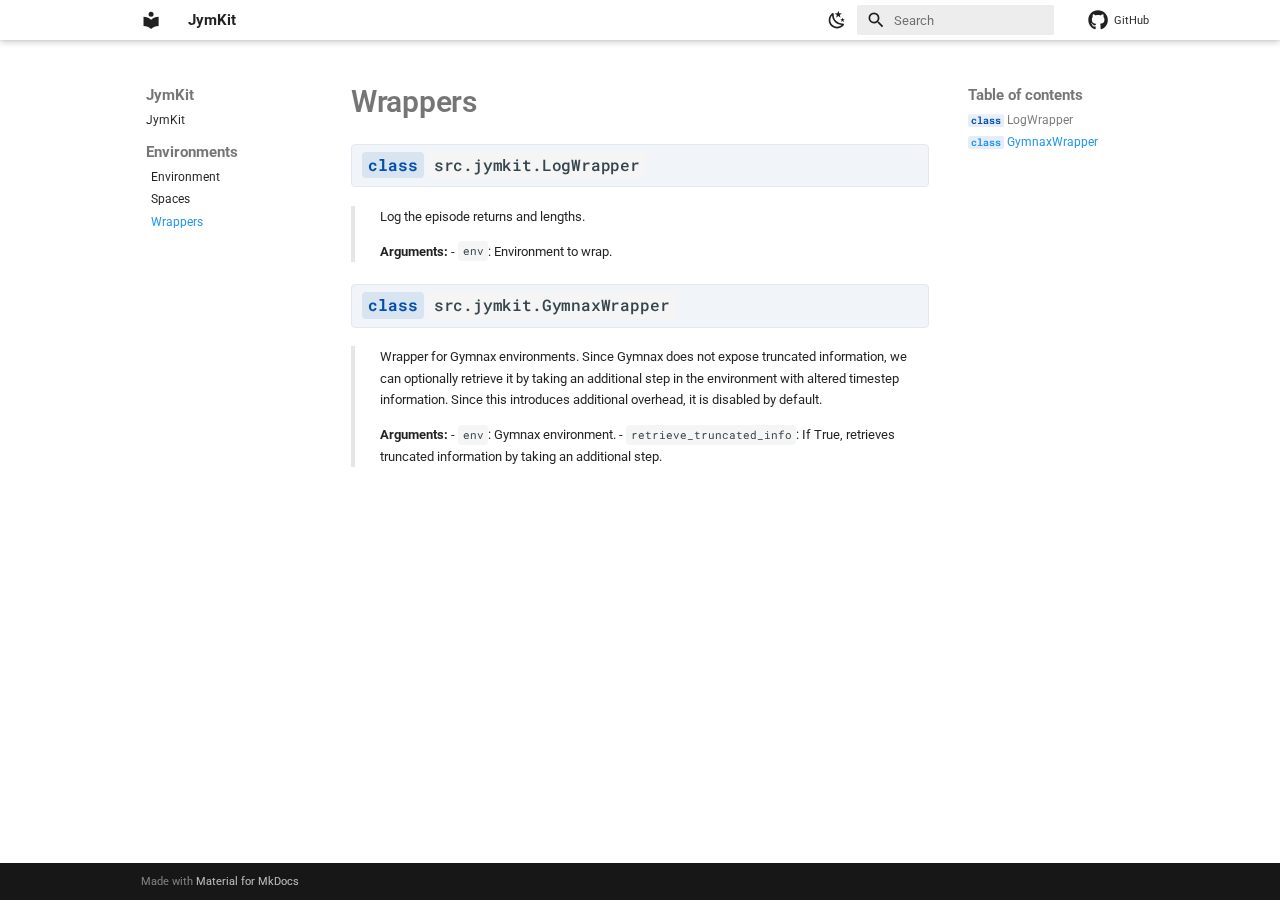
<file: api/Wrappers/index.html>
<!doctype html>
<html lang="en" class="no-js">
  <head>
    
      <meta charset="utf-8">
      <meta name="viewport" content="width=device-width,initial-scale=1">
      
      
      
        <link rel="canonical" href="https://ponseko.github.io/jymkit/api/Wrappers/">
      
      
        <link rel="prev" href="../Spaces/">
      
      
      
      <link rel="icon" href="../../assets/images/favicon.png">
      <meta name="generator" content="mkdocs-1.6.1, mkdocs-material-9.6.11">
    
    
      
        <title>Wrappers - JymKit</title>
      
    
    
      <link rel="stylesheet" href="../../assets/stylesheets/main.4af4bdda.min.css">
      
        
        <link rel="stylesheet" href="../../assets/stylesheets/palette.06af60db.min.css">
      
      


    
    
      
    
    
      
        
        
        <link rel="preconnect" href="https://fonts.gstatic.com" crossorigin>
        <link rel="stylesheet" href="https://fonts.googleapis.com/css?family=Roboto:300,300i,400,400i,700,700i%7CRoboto+Mono:400,400i,700,700i&display=fallback">
        <style>:root{--md-text-font:"Roboto";--md-code-font:"Roboto Mono"}</style>
      
    
    
      <link rel="stylesheet" href="../../assets/_mkdocstrings.css">
    
      <link rel="stylesheet" href="../../_static/styles.css">
    
    <script>__md_scope=new URL("../..",location),__md_hash=e=>[...e].reduce(((e,_)=>(e<<5)-e+_.charCodeAt(0)),0),__md_get=(e,_=localStorage,t=__md_scope)=>JSON.parse(_.getItem(t.pathname+"."+e)),__md_set=(e,_,t=localStorage,a=__md_scope)=>{try{t.setItem(a.pathname+"."+e,JSON.stringify(_))}catch(e){}}</script>
    
      

    
    
    
  </head>
  
  
    
    
      
    
    
    
    
    <body dir="ltr" data-md-color-scheme="default" data-md-color-primary="white" data-md-color-accent="red">
  
    
    <input class="md-toggle" data-md-toggle="drawer" type="checkbox" id="__drawer" autocomplete="off">
    <input class="md-toggle" data-md-toggle="search" type="checkbox" id="__search" autocomplete="off">
    <label class="md-overlay" for="__drawer"></label>
    <div data-md-component="skip">
      
        
        <a href="#src.jymkit.LogWrapper" class="md-skip">
          Skip to content
        </a>
      
    </div>
    <div data-md-component="announce">
      
    </div>
    
    
      

  

<header class="md-header md-header--shadow" data-md-component="header">
  <nav class="md-header__inner md-grid" aria-label="Header">
    <a href="../.." title="JymKit" class="md-header__button md-logo" aria-label="JymKit" data-md-component="logo">
      
  
  <svg xmlns="http://www.w3.org/2000/svg" viewBox="0 0 24 24"><path d="M12 8a3 3 0 0 0 3-3 3 3 0 0 0-3-3 3 3 0 0 0-3 3 3 3 0 0 0 3 3m0 3.54C9.64 9.35 6.5 8 3 8v11c3.5 0 6.64 1.35 9 3.54 2.36-2.19 5.5-3.54 9-3.54V8c-3.5 0-6.64 1.35-9 3.54"/></svg>

    </a>
    <label class="md-header__button md-icon" for="__drawer">
      
      <svg xmlns="http://www.w3.org/2000/svg" viewBox="0 0 24 24"><path d="M3 6h18v2H3zm0 5h18v2H3zm0 5h18v2H3z"/></svg>
    </label>
    <div class="md-header__title" data-md-component="header-title">
      <div class="md-header__ellipsis">
        <div class="md-header__topic">
          <span class="md-ellipsis">
            JymKit
          </span>
        </div>
        <div class="md-header__topic" data-md-component="header-topic">
          <span class="md-ellipsis">
            
              Wrappers
            
          </span>
        </div>
      </div>
    </div>
    
      
        <form class="md-header__option" data-md-component="palette">
  
    
    
    
    <input class="md-option" data-md-color-media="" data-md-color-scheme="default" data-md-color-primary="white" data-md-color-accent="red"  aria-label="Switch to dark mode"  type="radio" name="__palette" id="__palette_0">
    
      <label class="md-header__button md-icon" title="Switch to dark mode" for="__palette_1" hidden>
        <svg xmlns="http://www.w3.org/2000/svg" viewBox="0 0 24 24"><path d="m17.75 4.09-2.53 1.94.91 3.06-2.63-1.81-2.63 1.81.91-3.06-2.53-1.94L12.44 4l1.06-3 1.06 3zm3.5 6.91-1.64 1.25.59 1.98-1.7-1.17-1.7 1.17.59-1.98L15.75 11l2.06-.05L18.5 9l.69 1.95zm-2.28 4.95c.83-.08 1.72 1.1 1.19 1.85-.32.45-.66.87-1.08 1.27C15.17 23 8.84 23 4.94 19.07c-3.91-3.9-3.91-10.24 0-14.14.4-.4.82-.76 1.27-1.08.75-.53 1.93.36 1.85 1.19-.27 2.86.69 5.83 2.89 8.02a9.96 9.96 0 0 0 8.02 2.89m-1.64 2.02a12.08 12.08 0 0 1-7.8-3.47c-2.17-2.19-3.33-5-3.49-7.82-2.81 3.14-2.7 7.96.31 10.98 3.02 3.01 7.84 3.12 10.98.31"/></svg>
      </label>
    
  
    
    
    
    <input class="md-option" data-md-color-media="" data-md-color-scheme="slate" data-md-color-primary="black" data-md-color-accent="red"  aria-label="Switch to light mode"  type="radio" name="__palette" id="__palette_1">
    
      <label class="md-header__button md-icon" title="Switch to light mode" for="__palette_0" hidden>
        <svg xmlns="http://www.w3.org/2000/svg" viewBox="0 0 24 24"><path d="M12 7a5 5 0 0 1 5 5 5 5 0 0 1-5 5 5 5 0 0 1-5-5 5 5 0 0 1 5-5m0 2a3 3 0 0 0-3 3 3 3 0 0 0 3 3 3 3 0 0 0 3-3 3 3 0 0 0-3-3m0-7 2.39 3.42C13.65 5.15 12.84 5 12 5s-1.65.15-2.39.42zM3.34 7l4.16-.35A7.2 7.2 0 0 0 5.94 8.5c-.44.74-.69 1.5-.83 2.29zm.02 10 1.76-3.77a7.131 7.131 0 0 0 2.38 4.14zM20.65 7l-1.77 3.79a7.02 7.02 0 0 0-2.38-4.15zm-.01 10-4.14.36c.59-.51 1.12-1.14 1.54-1.86.42-.73.69-1.5.83-2.29zM12 22l-2.41-3.44c.74.27 1.55.44 2.41.44.82 0 1.63-.17 2.37-.44z"/></svg>
      </label>
    
  
</form>
      
    
    
      <script>var palette=__md_get("__palette");if(palette&&palette.color){if("(prefers-color-scheme)"===palette.color.media){var media=matchMedia("(prefers-color-scheme: light)"),input=document.querySelector(media.matches?"[data-md-color-media='(prefers-color-scheme: light)']":"[data-md-color-media='(prefers-color-scheme: dark)']");palette.color.media=input.getAttribute("data-md-color-media"),palette.color.scheme=input.getAttribute("data-md-color-scheme"),palette.color.primary=input.getAttribute("data-md-color-primary"),palette.color.accent=input.getAttribute("data-md-color-accent")}for(var[key,value]of Object.entries(palette.color))document.body.setAttribute("data-md-color-"+key,value)}</script>
    
    
    
      
      
        <label class="md-header__button md-icon" for="__search">
          
          <svg xmlns="http://www.w3.org/2000/svg" viewBox="0 0 24 24"><path d="M9.5 3A6.5 6.5 0 0 1 16 9.5c0 1.61-.59 3.09-1.56 4.23l.27.27h.79l5 5-1.5 1.5-5-5v-.79l-.27-.27A6.52 6.52 0 0 1 9.5 16 6.5 6.5 0 0 1 3 9.5 6.5 6.5 0 0 1 9.5 3m0 2C7 5 5 7 5 9.5S7 14 9.5 14 14 12 14 9.5 12 5 9.5 5"/></svg>
        </label>
        <div class="md-search" data-md-component="search" role="dialog">
  <label class="md-search__overlay" for="__search"></label>
  <div class="md-search__inner" role="search">
    <form class="md-search__form" name="search">
      <input type="text" class="md-search__input" name="query" aria-label="Search" placeholder="Search" autocapitalize="off" autocorrect="off" autocomplete="off" spellcheck="false" data-md-component="search-query" required>
      <label class="md-search__icon md-icon" for="__search">
        
        <svg xmlns="http://www.w3.org/2000/svg" viewBox="0 0 24 24"><path d="M9.5 3A6.5 6.5 0 0 1 16 9.5c0 1.61-.59 3.09-1.56 4.23l.27.27h.79l5 5-1.5 1.5-5-5v-.79l-.27-.27A6.52 6.52 0 0 1 9.5 16 6.5 6.5 0 0 1 3 9.5 6.5 6.5 0 0 1 9.5 3m0 2C7 5 5 7 5 9.5S7 14 9.5 14 14 12 14 9.5 12 5 9.5 5"/></svg>
        
        <svg xmlns="http://www.w3.org/2000/svg" viewBox="0 0 24 24"><path d="M20 11v2H8l5.5 5.5-1.42 1.42L4.16 12l7.92-7.92L13.5 5.5 8 11z"/></svg>
      </label>
      <nav class="md-search__options" aria-label="Search">
        
        <button type="reset" class="md-search__icon md-icon" title="Clear" aria-label="Clear" tabindex="-1">
          
          <svg xmlns="http://www.w3.org/2000/svg" viewBox="0 0 24 24"><path d="M19 6.41 17.59 5 12 10.59 6.41 5 5 6.41 10.59 12 5 17.59 6.41 19 12 13.41 17.59 19 19 17.59 13.41 12z"/></svg>
        </button>
      </nav>
      
    </form>
    <div class="md-search__output">
      <div class="md-search__scrollwrap" tabindex="0" data-md-scrollfix>
        <div class="md-search-result" data-md-component="search-result">
          <div class="md-search-result__meta">
            Initializing search
          </div>
          <ol class="md-search-result__list" role="presentation"></ol>
        </div>
      </div>
    </div>
  </div>
</div>
      
    
    
      <div class="md-header__source">
        <a href="https://github.com/ponseko/jymkit" title="Go to repository" class="md-source" data-md-component="source">
  <div class="md-source__icon md-icon">
    
    <svg xmlns="http://www.w3.org/2000/svg" viewBox="0 0 496 512"><!--! Font Awesome Free 6.7.2 by @fontawesome - https://fontawesome.com License - https://fontawesome.com/license/free (Icons: CC BY 4.0, Fonts: SIL OFL 1.1, Code: MIT License) Copyright 2024 Fonticons, Inc.--><path d="M165.9 397.4c0 2-2.3 3.6-5.2 3.6-3.3.3-5.6-1.3-5.6-3.6 0-2 2.3-3.6 5.2-3.6 3-.3 5.6 1.3 5.6 3.6m-31.1-4.5c-.7 2 1.3 4.3 4.3 4.9 2.6 1 5.6 0 6.2-2s-1.3-4.3-4.3-5.2c-2.6-.7-5.5.3-6.2 2.3m44.2-1.7c-2.9.7-4.9 2.6-4.6 4.9.3 2 2.9 3.3 5.9 2.6 2.9-.7 4.9-2.6 4.6-4.6-.3-1.9-3-3.2-5.9-2.9M244.8 8C106.1 8 0 113.3 0 252c0 110.9 69.8 205.8 169.5 239.2 12.8 2.3 17.3-5.6 17.3-12.1 0-6.2-.3-40.4-.3-61.4 0 0-70 15-84.7-29.8 0 0-11.4-29.1-27.8-36.6 0 0-22.9-15.7 1.6-15.4 0 0 24.9 2 38.6 25.8 21.9 38.6 58.6 27.5 72.9 20.9 2.3-16 8.8-27.1 16-33.7-55.9-6.2-112.3-14.3-112.3-110.5 0-27.5 7.6-41.3 23.6-58.9-2.6-6.5-11.1-33.3 2.6-67.9 20.9-6.5 69 27 69 27 20-5.6 41.5-8.5 62.8-8.5s42.8 2.9 62.8 8.5c0 0 48.1-33.6 69-27 13.7 34.7 5.2 61.4 2.6 67.9 16 17.7 25.8 31.5 25.8 58.9 0 96.5-58.9 104.2-114.8 110.5 9.2 7.9 17 22.9 17 46.4 0 33.7-.3 75.4-.3 83.6 0 6.5 4.6 14.4 17.3 12.1C428.2 457.8 496 362.9 496 252 496 113.3 383.5 8 244.8 8M97.2 352.9c-1.3 1-1 3.3.7 5.2 1.6 1.6 3.9 2.3 5.2 1 1.3-1 1-3.3-.7-5.2-1.6-1.6-3.9-2.3-5.2-1m-10.8-8.1c-.7 1.3.3 2.9 2.3 3.9 1.6 1 3.6.7 4.3-.7.7-1.3-.3-2.9-2.3-3.9-2-.6-3.6-.3-4.3.7m32.4 35.6c-1.6 1.3-1 4.3 1.3 6.2 2.3 2.3 5.2 2.6 6.5 1 1.3-1.3.7-4.3-1.3-6.2-2.2-2.3-5.2-2.6-6.5-1m-11.4-14.7c-1.6 1-1.6 3.6 0 5.9s4.3 3.3 5.6 2.3c1.6-1.3 1.6-3.9 0-6.2-1.4-2.3-4-3.3-5.6-2"/></svg>
  </div>
  <div class="md-source__repository">
    GitHub
  </div>
</a>
      </div>
    
  </nav>
  
</header>
    
    <div class="md-container" data-md-component="container">
      
      
        
          
        
      
      <main class="md-main" data-md-component="main">
        <div class="md-main__inner md-grid">
          
            
              
              <div class="md-sidebar md-sidebar--primary" data-md-component="sidebar" data-md-type="navigation" >
                <div class="md-sidebar__scrollwrap">
                  <div class="md-sidebar__inner">
                    



<nav class="md-nav md-nav--primary" aria-label="Navigation" data-md-level="0">
  <label class="md-nav__title" for="__drawer">
    <a href="../.." title="JymKit" class="md-nav__button md-logo" aria-label="JymKit" data-md-component="logo">
      
  
  <svg xmlns="http://www.w3.org/2000/svg" viewBox="0 0 24 24"><path d="M12 8a3 3 0 0 0 3-3 3 3 0 0 0-3-3 3 3 0 0 0-3 3 3 3 0 0 0 3 3m0 3.54C9.64 9.35 6.5 8 3 8v11c3.5 0 6.64 1.35 9 3.54 2.36-2.19 5.5-3.54 9-3.54V8c-3.5 0-6.64 1.35-9 3.54"/></svg>

    </a>
    JymKit
  </label>
  
    <div class="md-nav__source">
      <a href="https://github.com/ponseko/jymkit" title="Go to repository" class="md-source" data-md-component="source">
  <div class="md-source__icon md-icon">
    
    <svg xmlns="http://www.w3.org/2000/svg" viewBox="0 0 496 512"><!--! Font Awesome Free 6.7.2 by @fontawesome - https://fontawesome.com License - https://fontawesome.com/license/free (Icons: CC BY 4.0, Fonts: SIL OFL 1.1, Code: MIT License) Copyright 2024 Fonticons, Inc.--><path d="M165.9 397.4c0 2-2.3 3.6-5.2 3.6-3.3.3-5.6-1.3-5.6-3.6 0-2 2.3-3.6 5.2-3.6 3-.3 5.6 1.3 5.6 3.6m-31.1-4.5c-.7 2 1.3 4.3 4.3 4.9 2.6 1 5.6 0 6.2-2s-1.3-4.3-4.3-5.2c-2.6-.7-5.5.3-6.2 2.3m44.2-1.7c-2.9.7-4.9 2.6-4.6 4.9.3 2 2.9 3.3 5.9 2.6 2.9-.7 4.9-2.6 4.6-4.6-.3-1.9-3-3.2-5.9-2.9M244.8 8C106.1 8 0 113.3 0 252c0 110.9 69.8 205.8 169.5 239.2 12.8 2.3 17.3-5.6 17.3-12.1 0-6.2-.3-40.4-.3-61.4 0 0-70 15-84.7-29.8 0 0-11.4-29.1-27.8-36.6 0 0-22.9-15.7 1.6-15.4 0 0 24.9 2 38.6 25.8 21.9 38.6 58.6 27.5 72.9 20.9 2.3-16 8.8-27.1 16-33.7-55.9-6.2-112.3-14.3-112.3-110.5 0-27.5 7.6-41.3 23.6-58.9-2.6-6.5-11.1-33.3 2.6-67.9 20.9-6.5 69 27 69 27 20-5.6 41.5-8.5 62.8-8.5s42.8 2.9 62.8 8.5c0 0 48.1-33.6 69-27 13.7 34.7 5.2 61.4 2.6 67.9 16 17.7 25.8 31.5 25.8 58.9 0 96.5-58.9 104.2-114.8 110.5 9.2 7.9 17 22.9 17 46.4 0 33.7-.3 75.4-.3 83.6 0 6.5 4.6 14.4 17.3 12.1C428.2 457.8 496 362.9 496 252 496 113.3 383.5 8 244.8 8M97.2 352.9c-1.3 1-1 3.3.7 5.2 1.6 1.6 3.9 2.3 5.2 1 1.3-1 1-3.3-.7-5.2-1.6-1.6-3.9-2.3-5.2-1m-10.8-8.1c-.7 1.3.3 2.9 2.3 3.9 1.6 1 3.6.7 4.3-.7.7-1.3-.3-2.9-2.3-3.9-2-.6-3.6-.3-4.3.7m32.4 35.6c-1.6 1.3-1 4.3 1.3 6.2 2.3 2.3 5.2 2.6 6.5 1 1.3-1.3.7-4.3-1.3-6.2-2.2-2.3-5.2-2.6-6.5-1m-11.4-14.7c-1.6 1-1.6 3.6 0 5.9s4.3 3.3 5.6 2.3c1.6-1.3 1.6-3.9 0-6.2-1.4-2.3-4-3.3-5.6-2"/></svg>
  </div>
  <div class="md-source__repository">
    GitHub
  </div>
</a>
    </div>
  
  <ul class="md-nav__list" data-md-scrollfix>
    
      
      
  
  
  
  
    <li class="md-nav__item">
      <a href="../.." class="md-nav__link">
        
  
  
  <span class="md-ellipsis">
    JymKit
    
  </span>
  

      </a>
    </li>
  

    
      
      
  
  
    
  
  
  
    
    
    
    
      
        
        
      
    
    
    <li class="md-nav__item md-nav__item--active md-nav__item--section md-nav__item--nested">
      
        
        
        <input class="md-nav__toggle md-toggle " type="checkbox" id="__nav_2" checked>
        
          
          <label class="md-nav__link" for="__nav_2" id="__nav_2_label" tabindex="">
            
  
  
  <span class="md-ellipsis">
    Environments
    
  </span>
  

            <span class="md-nav__icon md-icon"></span>
          </label>
        
        <nav class="md-nav" data-md-level="1" aria-labelledby="__nav_2_label" aria-expanded="true">
          <label class="md-nav__title" for="__nav_2">
            <span class="md-nav__icon md-icon"></span>
            Environments
          </label>
          <ul class="md-nav__list" data-md-scrollfix>
            
              
                
  
  
  
  
    <li class="md-nav__item">
      <a href="../Environment/" class="md-nav__link">
        
  
  
  <span class="md-ellipsis">
    Environment
    
  </span>
  

      </a>
    </li>
  

              
            
              
                
  
  
  
  
    <li class="md-nav__item">
      <a href="../Spaces/" class="md-nav__link">
        
  
  
  <span class="md-ellipsis">
    Spaces
    
  </span>
  

      </a>
    </li>
  

              
            
              
                
  
  
    
  
  
  
    <li class="md-nav__item md-nav__item--active">
      
      <input class="md-nav__toggle md-toggle" type="checkbox" id="__toc">
      
      
      
        <label class="md-nav__link md-nav__link--active" for="__toc">
          
  
  
  <span class="md-ellipsis">
    Wrappers
    
  </span>
  

          <span class="md-nav__icon md-icon"></span>
        </label>
      
      <a href="./" class="md-nav__link md-nav__link--active">
        
  
  
  <span class="md-ellipsis">
    Wrappers
    
  </span>
  

      </a>
      
        

<nav class="md-nav md-nav--secondary" aria-label="Table of contents">
  
  
  
  
    <label class="md-nav__title" for="__toc">
      <span class="md-nav__icon md-icon"></span>
      Table of contents
    </label>
    <ul class="md-nav__list" data-md-component="toc" data-md-scrollfix>
      
        <li class="md-nav__item">
  <a href="#src.jymkit.LogWrapper" class="md-nav__link">
    <span class="md-ellipsis">
      <code class="doc-symbol doc-symbol-toc doc-symbol-class"></code>&nbsp;LogWrapper
    </span>
  </a>
  
</li>
      
        <li class="md-nav__item">
  <a href="#src.jymkit.GymnaxWrapper" class="md-nav__link">
    <span class="md-ellipsis">
      <code class="doc-symbol doc-symbol-toc doc-symbol-class"></code>&nbsp;GymnaxWrapper
    </span>
  </a>
  
</li>
      
    </ul>
  
</nav>
      
    </li>
  

              
            
          </ul>
        </nav>
      
    </li>
  

    
  </ul>
</nav>
                  </div>
                </div>
              </div>
            
            
              
              <div class="md-sidebar md-sidebar--secondary" data-md-component="sidebar" data-md-type="toc" >
                <div class="md-sidebar__scrollwrap">
                  <div class="md-sidebar__inner">
                    

<nav class="md-nav md-nav--secondary" aria-label="Table of contents">
  
  
  
  
    <label class="md-nav__title" for="__toc">
      <span class="md-nav__icon md-icon"></span>
      Table of contents
    </label>
    <ul class="md-nav__list" data-md-component="toc" data-md-scrollfix>
      
        <li class="md-nav__item">
  <a href="#src.jymkit.LogWrapper" class="md-nav__link">
    <span class="md-ellipsis">
      <code class="doc-symbol doc-symbol-toc doc-symbol-class"></code>&nbsp;LogWrapper
    </span>
  </a>
  
</li>
      
        <li class="md-nav__item">
  <a href="#src.jymkit.GymnaxWrapper" class="md-nav__link">
    <span class="md-ellipsis">
      <code class="doc-symbol doc-symbol-toc doc-symbol-class"></code>&nbsp;GymnaxWrapper
    </span>
  </a>
  
</li>
      
    </ul>
  
</nav>
                  </div>
                </div>
              </div>
            
          
          
            <div class="md-content" data-md-component="content">
              <article class="md-content__inner md-typeset">
                
                  


  
  


  <h1>Wrappers</h1>

<div class="doc doc-object doc-class">



<h4 id="src.jymkit.LogWrapper" class="doc doc-heading">
<code class="doc-symbol doc-symbol-heading doc-symbol-class"></code>            <code>src.jymkit.LogWrapper</code>


<a href="#src.jymkit.LogWrapper" class="headerlink" title="Permanent link">¤</a></h4>


    <div class="doc doc-contents first">


        <p>Log the episode returns and lengths.</p>
<p><strong>Arguments:</strong>
- <code>env</code>: Environment to wrap.</p>










  <div class="doc doc-children">











  </div>

    </div>

</div>

<div class="doc doc-object doc-class">



<h4 id="src.jymkit.GymnaxWrapper" class="doc doc-heading">
<code class="doc-symbol doc-symbol-heading doc-symbol-class"></code>            <code>src.jymkit.GymnaxWrapper</code>


<a href="#src.jymkit.GymnaxWrapper" class="headerlink" title="Permanent link">¤</a></h4>


    <div class="doc doc-contents first">


        <p>Wrapper for Gymnax environments.
Since Gymnax does not expose truncated information, we can optionally
retrieve it by taking an additional step in the environment with altered timestep
information. Since this introduces additional overhead, it is disabled by default.</p>
<p><strong>Arguments:</strong>
- <code>env</code>: Gymnax environment.
- <code>retrieve_truncated_info</code>: If True, retrieves truncated information by taking an additional step.</p>










  <div class="doc doc-children">











  </div>

    </div>

</div>












                
              </article>
            </div>
          
          
<script>var target=document.getElementById(location.hash.slice(1));target&&target.name&&(target.checked=target.name.startsWith("__tabbed_"))</script>
        </div>
        
      </main>
      
        <footer class="md-footer">
  
  <div class="md-footer-meta md-typeset">
    <div class="md-footer-meta__inner md-grid">
      <div class="md-copyright">
  
  
    Made with
    <a href="https://squidfunk.github.io/mkdocs-material/" target="_blank" rel="noopener">
      Material for MkDocs
    </a>
  
</div>
      
    </div>
  </div>
</footer>
      
    </div>
    <div class="md-dialog" data-md-component="dialog">
      <div class="md-dialog__inner md-typeset"></div>
    </div>
    
    
    
      
      <script id="__config" type="application/json">{"base": "../..", "features": ["navigation.sections"], "search": "../../assets/javascripts/workers/search.f8cc74c7.min.js", "tags": null, "translations": {"clipboard.copied": "Copied to clipboard", "clipboard.copy": "Copy to clipboard", "search.result.more.one": "1 more on this page", "search.result.more.other": "# more on this page", "search.result.none": "No matching documents", "search.result.one": "1 matching document", "search.result.other": "# matching documents", "search.result.placeholder": "Type to start searching", "search.result.term.missing": "Missing", "select.version": "Select version"}, "version": null}</script>
    
    
      <script src="../../assets/javascripts/bundle.c8b220af.min.js"></script>
      
    
  </body>
</html>
</file>
<file: assets/_mkdocstrings.css>
/* Avoid breaking parameter names, etc. in table cells. */
.doc-contents td code {
  word-break: normal !important;
}

/* No line break before first paragraph of descriptions. */
.doc-md-description,
.doc-md-description>p:first-child {
  display: inline;
}

/* Max width for docstring sections tables. */
.doc .md-typeset__table,
.doc .md-typeset__table table {
  display: table !important;
  width: 100%;
}

.doc .md-typeset__table tr {
  display: table-row;
}

/* Defaults in Spacy table style. */
.doc-param-default {
  float: right;
}

/* Parameter headings must be inline, not blocks. */
.doc-heading-parameter {
  display: inline;
}

/* Prefer space on the right, not the left of parameter permalinks. */
.doc-heading-parameter .headerlink {
  margin-left: 0 !important;
  margin-right: 0.2rem;
}

/* Backward-compatibility: docstring section titles in bold. */
.doc-section-title {
  font-weight: bold;
}

/* Backlinks crumb separator. */
.doc-backlink-crumb {
  display: inline-flex;
  gap: .2rem;
  white-space: nowrap;
  align-items: center;
  vertical-align: middle;
}
.doc-backlink-crumb:not(:first-child)::before {
  background-color: var(--md-default-fg-color--lighter);
  content: "";
  display: inline;
  height: 1rem;
  --md-path-icon: url('data:image/svg+xml;charset=utf-8,<svg xmlns="http://www.w3.org/2000/svg" viewBox="0 0 24 24"><path d="M8.59 16.58 13.17 12 8.59 7.41 10 6l6 6-6 6z"/></svg>');
  -webkit-mask-image: var(--md-path-icon);
  mask-image: var(--md-path-icon);
  width: 1rem;
}
.doc-backlink-crumb.last {
  font-weight: bold;
}

/* Symbols in Navigation and ToC. */
:root, :host,
[data-md-color-scheme="default"] {
  --doc-symbol-parameter-fg-color: #df50af;
  --doc-symbol-attribute-fg-color: #953800;
  --doc-symbol-function-fg-color: #8250df;
  --doc-symbol-method-fg-color: #8250df;
  --doc-symbol-class-fg-color: #0550ae;
  --doc-symbol-module-fg-color: #5cad0f;

  --doc-symbol-parameter-bg-color: #df50af1a;
  --doc-symbol-attribute-bg-color: #9538001a;
  --doc-symbol-function-bg-color: #8250df1a;
  --doc-symbol-method-bg-color: #8250df1a;
  --doc-symbol-class-bg-color: #0550ae1a;
  --doc-symbol-module-bg-color: #5cad0f1a;
}

[data-md-color-scheme="slate"] {
  --doc-symbol-parameter-fg-color: #ffa8cc;
  --doc-symbol-attribute-fg-color: #ffa657;
  --doc-symbol-function-fg-color: #d2a8ff;
  --doc-symbol-method-fg-color: #d2a8ff;
  --doc-symbol-class-fg-color: #79c0ff;
  --doc-symbol-module-fg-color: #baff79;

  --doc-symbol-parameter-bg-color: #ffa8cc1a;
  --doc-symbol-attribute-bg-color: #ffa6571a;
  --doc-symbol-function-bg-color: #d2a8ff1a;
  --doc-symbol-method-bg-color: #d2a8ff1a;
  --doc-symbol-class-bg-color: #79c0ff1a;
  --doc-symbol-module-bg-color: #baff791a;
}

code.doc-symbol {
  border-radius: .1rem;
  font-size: .85em;
  padding: 0 .3em;
  font-weight: bold;
}

code.doc-symbol-parameter,
a code.doc-symbol-parameter {
  color: var(--doc-symbol-parameter-fg-color);
  background-color: var(--doc-symbol-parameter-bg-color);
}

code.doc-symbol-parameter::after {
  content: "param";
}

code.doc-symbol-attribute,
a code.doc-symbol-attribute {
  color: var(--doc-symbol-attribute-fg-color);
  background-color: var(--doc-symbol-attribute-bg-color);
}

code.doc-symbol-attribute::after {
  content: "attr";
}

code.doc-symbol-function,
a code.doc-symbol-function {
  color: var(--doc-symbol-function-fg-color);
  background-color: var(--doc-symbol-function-bg-color);
}

code.doc-symbol-function::after {
  content: "func";
}

code.doc-symbol-method,
a code.doc-symbol-method {
  color: var(--doc-symbol-method-fg-color);
  background-color: var(--doc-symbol-method-bg-color);
}

code.doc-symbol-method::after {
  content: "meth";
}

code.doc-symbol-class,
a code.doc-symbol-class {
  color: var(--doc-symbol-class-fg-color);
  background-color: var(--doc-symbol-class-bg-color);
}

code.doc-symbol-class::after {
  content: "class";
}

code.doc-symbol-module,
a code.doc-symbol-module {
  color: var(--doc-symbol-module-fg-color);
  background-color: var(--doc-symbol-module-bg-color);
}

code.doc-symbol-module::after {
  content: "mod";
}

.doc-signature .autorefs {
  color: inherit;
  border-bottom: 1px dotted currentcolor;
}
</file>
<file: _static/styles.css>
/* Fix /page#foo going to the top of the viewport and being hidden by the navbar */
html {
    scroll-padding-top: 60px;
    font-size: 105%;
}

/* Fit the Twitter handle alongside the GitHub one in the top right. */

div.md-header__source {
    width: revert;
    max-width: revert;
}

a.md-source {
    display: inline-block;
}

a.md-source:hover {
    transform: translateY(-2px);
}

.md-source__repository {
    max-width: 100%;
}

nav.md-nav {
    padding-left: 5px;
}

nav.md-nav--secondary {
    border-left: revert !important;
}

.md-nav__title {
    font-size: 0.9rem;
}

.md-nav__item--section > .md-nav__link {
    font-size: 0.9rem;
}

/* Indent autogenerated documentation */

div.doc-contents {
    padding-left: 25px;
    border-left: 4px solid rgba(230, 230, 230);
}

/* Increase visibility of splitters "---" */

[data-md-color-scheme="default"] .md-typeset hr {
    border-bottom-color: rgba(0, 0, 0, 0.2);
    border-bottom-width: 1.5pt;
    margin: 2rem 0;
}

[data-md-color-scheme="slate"] .md-typeset hr {
    border-bottom-color: rgba(255, 255, 255, 0.2);
    border-bottom-width: 1.5pt;
    margin: 2rem 0;
}

/* More space at the bottom of the page */

.md-main__inner {
    margin-bottom: 2.5rem;
}

/* Remove prev/next footer buttons */

.md-footer__inner {
    display: none;
}

/* Change font sizes and styling */

.md-typeset .admonition {
    font-size: 95% !important;
    border-radius: 6px;
    box-shadow: 0 2px 8px rgba(0, 0, 0, 0.05);
}

.md-typeset details {
    font-size: 95% !important;
    border-radius: 6px;
    box-shadow: 0 2px 8px rgba(0, 0, 0, 0.05);
}

.md-typeset h1 {
    font-size: 1.8rem;
    font-weight: 600;
    margin-bottom: 1.2rem;
    letter-spacing: -0.01em;
}

.md-typeset h2 {
    font-size: 1.5rem;
    font-weight: 600;
    padding-bottom: 0.4rem;
    border-bottom: 1px solid rgba(0, 0, 0, 0.1);
    margin-top: 1.6rem;
}

.md-typeset h3 {
    font-size: 1.3rem;
    font-weight: 500;
    margin-top: 1.4rem;
}

.md-typeset h4 {
    font-size: 1.1rem;
    font-weight: 500;
}

.md-typeset h5, .md-typeset h6 {
    font-size: 0.95rem;
}


.md-typeset details .mkdocstrings > h4 {
    display: none;
}

.md-typeset details .mkdocstrings > h5 {
    display: none;
}

/* Change default colours for <a> tags */

[data-md-color-scheme="default"] {
    --md-typeset-a-color: rgb(33, 150, 243) !important;
}

[data-md-color-scheme="slate"] {
    --md-typeset-a-color: rgb(100, 180, 255) !important;
}

/* Highlight functions, classes etc. type signatures. Really helps to make clear where
   one item ends and another begins. */

[data-md-color-scheme="default"] {
    --doc-heading-color: #f1f5f9;
    --doc-heading-border-color: #e2e8f0;
    --doc-heading-color-alt: #f8fafc;
}

[data-md-color-scheme="slate"] {
    --doc-heading-color: rgb(30, 41, 59);
    --doc-heading-border-color: rgb(51, 65, 85);
    --doc-heading-color-alt: rgb(40, 53, 72);
    --md-code-bg-color: rgb(30, 41, 59);
}

h4.doc-heading {
    background-color: var(--doc-heading-color);
    border: solid var(--doc-heading-border-color);
    border-width: 1px;
    border-radius: 4px;
    padding: 6px 10px;
    margin-top: 1.2em;
}

h5.doc-heading, h6.heading {
    background-color: var(--doc-heading-color-alt);
    border-radius: 4px;
    padding: 6px 10px;
    margin-top: 1em;
}

/* Improve code blocks */
.md-typeset code {
    border-radius: 4px;
    padding: 0.2em 0.4em;
}

/* Make errors in notebooks have scrolling */
.output_error > pre {
    overflow: auto;
    border-radius: 4px;
}

/* Add better tables */
.md-typeset table:not([class]) {
    box-shadow: 0 2px 4px rgba(0, 0, 0, 0.05);
    border-radius: 4px;
}

.md-typeset table:not([class]) th {
    background-color: var(--md-primary-fg-color--light);
    color: var(--md-primary-bg-color);
}
</file>
<file: assets/stylesheets/main.4af4bdda.min.css>
@charset "UTF-8";html{-webkit-text-size-adjust:none;-moz-text-size-adjust:none;text-size-adjust:none;box-sizing:border-box}*,:after,:before{box-sizing:inherit}@media (prefers-reduced-motion){*,:after,:before{transition:none!important}}body{margin:0}a,button,input,label{-webkit-tap-highlight-color:transparent}a{color:inherit;text-decoration:none}hr{border:0;box-sizing:initial;display:block;height:.05rem;overflow:visible;padding:0}small{font-size:80%}sub,sup{line-height:1em}img{border-style:none}table{border-collapse:initial;border-spacing:0}td,th{font-weight:400;vertical-align:top}button{background:#0000;border:0;font-family:inherit;font-size:inherit;margin:0;padding:0}input{border:0;outline:none}:root{--md-primary-fg-color:#4051b5;--md-primary-fg-color--light:#5d6cc0;--md-primary-fg-color--dark:#303fa1;--md-primary-bg-color:#fff;--md-primary-bg-color--light:#ffffffb3;--md-accent-fg-color:#526cfe;--md-accent-fg-color--transparent:#526cfe1a;--md-accent-bg-color:#fff;--md-accent-bg-color--light:#ffffffb3}[data-md-color-scheme=default]{color-scheme:light}[data-md-color-scheme=default] img[src$="#gh-dark-mode-only"],[data-md-color-scheme=default] img[src$="#only-dark"]{display:none}:root,[data-md-color-scheme=default]{--md-hue:225deg;--md-default-fg-color:#000000de;--md-default-fg-color--light:#0000008a;--md-default-fg-color--lighter:#00000052;--md-default-fg-color--lightest:#00000012;--md-default-bg-color:#fff;--md-default-bg-color--light:#ffffffb3;--md-default-bg-color--lighter:#ffffff4d;--md-default-bg-color--lightest:#ffffff1f;--md-code-fg-color:#36464e;--md-code-bg-color:#f5f5f5;--md-code-hl-color:#4287ff;--md-code-hl-color--light:#4287ff1a;--md-code-hl-number-color:#d52a2a;--md-code-hl-special-color:#db1457;--md-code-hl-function-color:#a846b9;--md-code-hl-constant-color:#6e59d9;--md-code-hl-keyword-color:#3f6ec6;--md-code-hl-string-color:#1c7d4d;--md-code-hl-name-color:var(--md-code-fg-color);--md-code-hl-operator-color:var(--md-default-fg-color--light);--md-code-hl-punctuation-color:var(--md-default-fg-color--light);--md-code-hl-comment-color:var(--md-default-fg-color--light);--md-code-hl-generic-color:var(--md-default-fg-color--light);--md-code-hl-variable-color:var(--md-default-fg-color--light);--md-typeset-color:var(--md-default-fg-color);--md-typeset-a-color:var(--md-primary-fg-color);--md-typeset-del-color:#f5503d26;--md-typeset-ins-color:#0bd57026;--md-typeset-kbd-color:#fafafa;--md-typeset-kbd-accent-color:#fff;--md-typeset-kbd-border-color:#b8b8b8;--md-typeset-mark-color:#ffff0080;--md-typeset-table-color:#0000001f;--md-typeset-table-color--light:rgba(0,0,0,.035);--md-admonition-fg-color:var(--md-default-fg-color);--md-admonition-bg-color:var(--md-default-bg-color);--md-warning-fg-color:#000000de;--md-warning-bg-color:#ff9;--md-footer-fg-color:#fff;--md-footer-fg-color--light:#ffffffb3;--md-footer-fg-color--lighter:#ffffff73;--md-footer-bg-color:#000000de;--md-footer-bg-color--dark:#00000052;--md-shadow-z1:0 0.2rem 0.5rem #0000000d,0 0 0.05rem #0000001a;--md-shadow-z2:0 0.2rem 0.5rem #0000001a,0 0 0.05rem #00000040;--md-shadow-z3:0 0.2rem 0.5rem #0003,0 0 0.05rem #00000059}.md-icon svg{fill:currentcolor;display:block;height:1.2rem;width:1.2rem}body{-webkit-font-smoothing:antialiased;-moz-osx-font-smoothing:grayscale;--md-text-font-family:var(--md-text-font,_),-apple-system,BlinkMacSystemFont,Helvetica,Arial,sans-serif;--md-code-font-family:var(--md-code-font,_),SFMono-Regular,Consolas,Menlo,monospace}aside,body,input{font-feature-settings:"kern","liga";color:var(--md-typeset-color);font-family:var(--md-text-font-family)}code,kbd,pre{font-feature-settings:"kern";font-family:var(--md-code-font-family)}:root{--md-typeset-table-sort-icon:url('data:image/svg+xml;charset=utf-8,<svg xmlns="http://www.w3.org/2000/svg" viewBox="0 0 24 24"><path d="m18 21-4-4h3V7h-3l4-4 4 4h-3v10h3M2 19v-2h10v2M2 13v-2h7v2M2 7V5h4v2z"/></svg>');--md-typeset-table-sort-icon--asc:url('data:image/svg+xml;charset=utf-8,<svg xmlns="http://www.w3.org/2000/svg" viewBox="0 0 24 24"><path d="M19 17h3l-4 4-4-4h3V3h2M2 17h10v2H2M6 5v2H2V5m0 6h7v2H2z"/></svg>');--md-typeset-table-sort-icon--desc:url('data:image/svg+xml;charset=utf-8,<svg xmlns="http://www.w3.org/2000/svg" viewBox="0 0 24 24"><path d="M19 7h3l-4-4-4 4h3v14h2M2 17h10v2H2M6 5v2H2V5m0 6h7v2H2z"/></svg>')}.md-typeset{-webkit-print-color-adjust:exact;color-adjust:exact;font-size:.8rem;line-height:1.6;overflow-wrap:break-word}@media print{.md-typeset{font-size:.68rem}}.md-typeset blockquote,.md-typeset dl,.md-typeset figure,.md-typeset ol,.md-typeset pre,.md-typeset ul{margin-bottom:1em;margin-top:1em}.md-typeset h1{color:var(--md-default-fg-color--light);font-size:2em;line-height:1.3;margin:0 0 1.25em}.md-typeset h1,.md-typeset h2{font-weight:300;letter-spacing:-.01em}.md-typeset h2{font-size:1.5625em;line-height:1.4;margin:1.6em 0 .64em}.md-typeset h3{font-size:1.25em;font-weight:400;letter-spacing:-.01em;line-height:1.5;margin:1.6em 0 .8em}.md-typeset h2+h3{margin-top:.8em}.md-typeset h4{font-weight:700;letter-spacing:-.01em;margin:1em 0}.md-typeset h5,.md-typeset h6{color:var(--md-default-fg-color--light);font-size:.8em;font-weight:700;letter-spacing:-.01em;margin:1.25em 0}.md-typeset h5{text-transform:uppercase}.md-typeset h5 code{text-transform:none}.md-typeset hr{border-bottom:.05rem solid var(--md-default-fg-color--lightest);display:flow-root;margin:1.5em 0}.md-typeset a{color:var(--md-typeset-a-color);word-break:break-word}.md-typeset a,.md-typeset a:before{transition:color 125ms}.md-typeset a:focus,.md-typeset a:hover{color:var(--md-accent-fg-color)}.md-typeset a:focus code,.md-typeset a:hover code{background-color:var(--md-accent-fg-color--transparent)}.md-typeset a code{color:currentcolor;transition:background-color 125ms}.md-typeset a.focus-visible{outline-color:var(--md-accent-fg-color);outline-offset:.2rem}.md-typeset code,.md-typeset kbd,.md-typeset pre{color:var(--md-code-fg-color);direction:ltr;font-variant-ligatures:none}@media print{.md-typeset code,.md-typeset kbd,.md-typeset pre{white-space:pre-wrap}}.md-typeset code{background-color:var(--md-code-bg-color);border-radius:.1rem;-webkit-box-decoration-break:clone;box-decoration-break:clone;font-size:.85em;padding:0 .2941176471em;word-break:break-word}.md-typeset code:not(.focus-visible){-webkit-tap-highlight-color:transparent;outline:none}.md-typeset pre{display:flow-root;line-height:1.4;position:relative}.md-typeset pre>code{-webkit-box-decoration-break:slice;box-decoration-break:slice;box-shadow:none;display:block;margin:0;outline-color:var(--md-accent-fg-color);overflow:auto;padding:.7720588235em 1.1764705882em;scrollbar-color:var(--md-default-fg-color--lighter) #0000;scrollbar-width:thin;touch-action:auto;word-break:normal}.md-typeset pre>code:hover{scrollbar-color:var(--md-accent-fg-color) #0000}.md-typeset pre>code::-webkit-scrollbar{height:.2rem;width:.2rem}.md-typeset pre>code::-webkit-scrollbar-thumb{background-color:var(--md-default-fg-color--lighter)}.md-typeset pre>code::-webkit-scrollbar-thumb:hover{background-color:var(--md-accent-fg-color)}.md-typeset kbd{background-color:var(--md-typeset-kbd-color);border-radius:.1rem;box-shadow:0 .1rem 0 .05rem var(--md-typeset-kbd-border-color),0 .1rem 0 var(--md-typeset-kbd-border-color),0 -.1rem .2rem var(--md-typeset-kbd-accent-color) inset;color:var(--md-default-fg-color);display:inline-block;font-size:.75em;padding:0 .6666666667em;vertical-align:text-top;word-break:break-word}.md-typeset mark{background-color:var(--md-typeset-mark-color);-webkit-box-decoration-break:clone;box-decoration-break:clone;color:inherit;word-break:break-word}.md-typeset abbr{border-bottom:.05rem dotted var(--md-default-fg-color--light);cursor:help;text-decoration:none}.md-typeset small{opacity:.75}[dir=ltr] .md-typeset sub,[dir=ltr] .md-typeset sup{margin-left:.078125em}[dir=rtl] .md-typeset sub,[dir=rtl] .md-typeset sup{margin-right:.078125em}[dir=ltr] .md-typeset blockquote{padding-left:.6rem}[dir=rtl] .md-typeset blockquote{padding-right:.6rem}[dir=ltr] .md-typeset blockquote{border-left:.2rem solid var(--md-default-fg-color--lighter)}[dir=rtl] .md-typeset blockquote{border-right:.2rem solid var(--md-default-fg-color--lighter)}.md-typeset blockquote{color:var(--md-default-fg-color--light);margin-left:0;margin-right:0}.md-typeset ul{list-style-type:disc}.md-typeset ul[type]{list-style-type:revert-layer}[dir=ltr] .md-typeset ol,[dir=ltr] .md-typeset ul{margin-left:.625em}[dir=rtl] .md-typeset ol,[dir=rtl] .md-typeset ul{margin-right:.625em}.md-typeset ol,.md-typeset ul{padding:0}.md-typeset ol:not([hidden]),.md-typeset ul:not([hidden]){display:flow-root}.md-typeset ol ol,.md-typeset ul ol{list-style-type:lower-alpha}.md-typeset ol ol ol,.md-typeset ul ol ol{list-style-type:lower-roman}.md-typeset ol ol ol ol,.md-typeset ul ol ol ol{list-style-type:upper-alpha}.md-typeset ol ol ol ol ol,.md-typeset ul ol ol ol ol{list-style-type:upper-roman}.md-typeset ol[type],.md-typeset ul[type]{list-style-type:revert-layer}[dir=ltr] .md-typeset ol li,[dir=ltr] .md-typeset ul li{margin-left:1.25em}[dir=rtl] .md-typeset ol li,[dir=rtl] .md-typeset ul li{margin-right:1.25em}.md-typeset ol li,.md-typeset ul li{margin-bottom:.5em}.md-typeset ol li blockquote,.md-typeset ol li p,.md-typeset ul li blockquote,.md-typeset ul li p{margin:.5em 0}.md-typeset ol li:last-child,.md-typeset ul li:last-child{margin-bottom:0}[dir=ltr] .md-typeset ol li ol,[dir=ltr] .md-typeset ol li ul,[dir=ltr] .md-typeset ul li ol,[dir=ltr] .md-typeset ul li ul{margin-left:.625em}[dir=rtl] .md-typeset ol li ol,[dir=rtl] .md-typeset ol li ul,[dir=rtl] .md-typeset ul li ol,[dir=rtl] .md-typeset ul li ul{margin-right:.625em}.md-typeset ol li ol,.md-typeset ol li ul,.md-typeset ul li ol,.md-typeset ul li ul{margin-bottom:.5em;margin-top:.5em}[dir=ltr] .md-typeset dd{margin-left:1.875em}[dir=rtl] .md-typeset dd{margin-right:1.875em}.md-typeset dd{margin-bottom:1.5em;margin-top:1em}.md-typeset img,.md-typeset svg,.md-typeset video{height:auto;max-width:100%}.md-typeset img[align=left]{margin:1em 1em 1em 0}.md-typeset img[align=right]{margin:1em 0 1em 1em}.md-typeset img[align]:only-child{margin-top:0}.md-typeset figure{display:flow-root;margin:1em auto;max-width:100%;text-align:center;width:-moz-fit-content;width:fit-content}.md-typeset figure img{display:block;margin:0 auto}.md-typeset figcaption{font-style:italic;margin:1em auto;max-width:24rem}.md-typeset iframe{max-width:100%}.md-typeset table:not([class]){background-color:var(--md-default-bg-color);border:.05rem solid var(--md-typeset-table-color);border-radius:.1rem;display:inline-block;font-size:.64rem;max-width:100%;overflow:auto;touch-action:auto}@media print{.md-typeset table:not([class]){display:table}}.md-typeset table:not([class])+*{margin-top:1.5em}.md-typeset table:not([class]) td>:first-child,.md-typeset table:not([class]) th>:first-child{margin-top:0}.md-typeset table:not([class]) td>:last-child,.md-typeset table:not([class]) th>:last-child{margin-bottom:0}.md-typeset table:not([class]) td:not([align]),.md-typeset table:not([class]) th:not([align]){text-align:left}[dir=rtl] .md-typeset table:not([class]) td:not([align]),[dir=rtl] .md-typeset table:not([class]) th:not([align]){text-align:right}.md-typeset table:not([class]) th{font-weight:700;min-width:5rem;padding:.9375em 1.25em;vertical-align:top}.md-typeset table:not([class]) td{border-top:.05rem solid var(--md-typeset-table-color);padding:.9375em 1.25em;vertical-align:top}.md-typeset table:not([class]) tbody tr{transition:background-color 125ms}.md-typeset table:not([class]) tbody tr:hover{background-color:var(--md-typeset-table-color--light);box-shadow:0 .05rem 0 var(--md-default-bg-color) inset}.md-typeset table:not([class]) a{word-break:normal}.md-typeset table th[role=columnheader]{cursor:pointer}[dir=ltr] .md-typeset table th[role=columnheader]:after{margin-left:.5em}[dir=rtl] .md-typeset table th[role=columnheader]:after{margin-right:.5em}.md-typeset table th[role=columnheader]:after{content:"";display:inline-block;height:1.2em;-webkit-mask-image:var(--md-typeset-table-sort-icon);mask-image:var(--md-typeset-table-sort-icon);-webkit-mask-repeat:no-repeat;mask-repeat:no-repeat;-webkit-mask-size:contain;mask-size:contain;transition:background-color 125ms;vertical-align:text-bottom;width:1.2em}.md-typeset table th[role=columnheader]:hover:after{background-color:var(--md-default-fg-color--lighter)}.md-typeset table th[role=columnheader][aria-sort=ascending]:after{background-color:var(--md-default-fg-color--light);-webkit-mask-image:var(--md-typeset-table-sort-icon--asc);mask-image:var(--md-typeset-table-sort-icon--asc)}.md-typeset table th[role=columnheader][aria-sort=descending]:after{background-color:var(--md-default-fg-color--light);-webkit-mask-image:var(--md-typeset-table-sort-icon--desc);mask-image:var(--md-typeset-table-sort-icon--desc)}.md-typeset__scrollwrap{margin:1em -.8rem;overflow-x:auto;touch-action:auto}.md-typeset__table{display:inline-block;margin-bottom:.5em;padding:0 .8rem}@media print{.md-typeset__table{display:block}}html .md-typeset__table table{display:table;margin:0;overflow:hidden;width:100%}@media screen and (max-width:44.984375em){.md-content__inner>pre{margin:1em -.8rem}.md-content__inner>pre code{border-radius:0}}.md-typeset .md-author{border-radius:100%;display:block;flex-shrink:0;height:1.6rem;overflow:hidden;position:relative;transition:color 125ms,transform 125ms;width:1.6rem}.md-typeset .md-author img{display:block}.md-typeset .md-author--more{background:var(--md-default-fg-color--lightest);color:var(--md-default-fg-color--lighter);font-size:.6rem;font-weight:700;line-height:1.6rem;text-align:center}.md-typeset .md-author--long{height:2.4rem;width:2.4rem}.md-typeset a.md-author{transform:scale(1)}.md-typeset a.md-author img{border-radius:100%;filter:grayscale(100%) opacity(75%);transition:filter 125ms}.md-typeset a.md-author:focus,.md-typeset a.md-author:hover{transform:scale(1.1);z-index:1}.md-typeset a.md-author:focus img,.md-typeset a.md-author:hover img{filter:grayscale(0)}.md-banner{background-color:var(--md-footer-bg-color);color:var(--md-footer-fg-color);overflow:auto}@media print{.md-banner{display:none}}.md-banner--warning{background-color:var(--md-warning-bg-color);color:var(--md-warning-fg-color)}.md-banner__inner{font-size:.7rem;margin:.6rem auto;padding:0 .8rem}[dir=ltr] .md-banner__button{float:right}[dir=rtl] .md-banner__button{float:left}.md-banner__button{color:inherit;cursor:pointer;transition:opacity .25s}.no-js .md-banner__button{display:none}.md-banner__button:hover{opacity:.7}html{font-size:125%;height:100%;overflow-x:hidden}@media screen and (min-width:100em){html{font-size:137.5%}}@media screen and (min-width:125em){html{font-size:150%}}body{background-color:var(--md-default-bg-color);display:flex;flex-direction:column;font-size:.5rem;min-height:100%;position:relative;width:100%}@media print{body{display:block}}@media screen and (max-width:59.984375em){body[data-md-scrolllock]{position:fixed}}.md-grid{margin-left:auto;margin-right:auto;max-width:61rem}.md-container{display:flex;flex-direction:column;flex-grow:1}@media print{.md-container{display:block}}.md-main{flex-grow:1}.md-main__inner{display:flex;height:100%;margin-top:1.5rem}.md-ellipsis{overflow:hidden;text-overflow:ellipsis}.md-toggle{display:none}.md-option{height:0;opacity:0;position:absolute;width:0}.md-option:checked+label:not([hidden]){display:block}.md-option.focus-visible+label{outline-color:var(--md-accent-fg-color);outline-style:auto}.md-skip{background-color:var(--md-default-fg-color);border-radius:.1rem;color:var(--md-default-bg-color);font-size:.64rem;margin:.5rem;opacity:0;outline-color:var(--md-accent-fg-color);padding:.3rem .5rem;position:fixed;transform:translateY(.4rem);z-index:-1}.md-skip:focus{opacity:1;transform:translateY(0);transition:transform .25s cubic-bezier(.4,0,.2,1),opacity 175ms 75ms;z-index:10}@page{margin:25mm}:root{--md-clipboard-icon:url('data:image/svg+xml;charset=utf-8,<svg xmlns="http://www.w3.org/2000/svg" viewBox="0 0 24 24"><path d="M19 21H8V7h11m0-2H8a2 2 0 0 0-2 2v14a2 2 0 0 0 2 2h11a2 2 0 0 0 2-2V7a2 2 0 0 0-2-2m-3-4H4a2 2 0 0 0-2 2v14h2V3h12z"/></svg>')}.md-clipboard{border-radius:.1rem;color:var(--md-default-fg-color--lightest);cursor:pointer;height:1.5em;outline-color:var(--md-accent-fg-color);outline-offset:.1rem;position:absolute;right:.5em;top:.5em;transition:color .25s;width:1.5em;z-index:1}@media print{.md-clipboard{display:none}}.md-clipboard:not(.focus-visible){-webkit-tap-highlight-color:transparent;outline:none}:hover>.md-clipboard{color:var(--md-default-fg-color--light)}.md-clipboard:focus,.md-clipboard:hover{color:var(--md-accent-fg-color)}.md-clipboard:after{background-color:currentcolor;content:"";display:block;height:1.125em;margin:0 auto;-webkit-mask-image:var(--md-clipboard-icon);mask-image:var(--md-clipboard-icon);-webkit-mask-position:center;mask-position:center;-webkit-mask-repeat:no-repeat;mask-repeat:no-repeat;-webkit-mask-size:contain;mask-size:contain;width:1.125em}.md-clipboard--inline{cursor:pointer}.md-clipboard--inline code{transition:color .25s,background-color .25s}.md-clipboard--inline:focus code,.md-clipboard--inline:hover code{background-color:var(--md-accent-fg-color--transparent);color:var(--md-accent-fg-color)}.md-typeset .md-code__content{display:grid}@keyframes consent{0%{opacity:0;transform:translateY(100%)}to{opacity:1;transform:translateY(0)}}@keyframes overlay{0%{opacity:0}to{opacity:1}}.md-consent__overlay{animation:overlay .25s both;-webkit-backdrop-filter:blur(.1rem);backdrop-filter:blur(.1rem);background-color:#0000008a;height:100%;opacity:1;position:fixed;top:0;width:100%;z-index:5}.md-consent__inner{animation:consent .5s cubic-bezier(.1,.7,.1,1) both;background-color:var(--md-default-bg-color);border:0;border-radius:.1rem;bottom:0;box-shadow:0 0 .2rem #0000001a,0 .2rem .4rem #0003;max-height:100%;overflow:auto;padding:0;position:fixed;width:100%;z-index:5}.md-consent__form{padding:.8rem}.md-consent__settings{display:none;margin:1em 0}input:checked+.md-consent__settings{display:block}.md-consent__controls{margin-bottom:.8rem}.md-typeset .md-consent__controls .md-button{display:inline}@media screen and (max-width:44.984375em){.md-typeset .md-consent__controls .md-button{display:block;margin-top:.4rem;text-align:center;width:100%}}.md-consent label{cursor:pointer}.md-content{flex-grow:1;min-width:0}.md-content__inner{margin:0 .8rem 1.2rem;padding-top:.6rem}@media screen and (min-width:76.25em){[dir=ltr] .md-sidebar--primary:not([hidden])~.md-content>.md-content__inner{margin-left:1.2rem}[dir=ltr] .md-sidebar--secondary:not([hidden])~.md-content>.md-content__inner,[dir=rtl] .md-sidebar--primary:not([hidden])~.md-content>.md-content__inner{margin-right:1.2rem}[dir=rtl] .md-sidebar--secondary:not([hidden])~.md-content>.md-content__inner{margin-left:1.2rem}}.md-content__inner:before{content:"";display:block;height:.4rem}.md-content__inner>:last-child{margin-bottom:0}[dir=ltr] .md-content__button{float:right}[dir=rtl] .md-content__button{float:left}[dir=ltr] .md-content__button{margin-left:.4rem}[dir=rtl] .md-content__button{margin-right:.4rem}.md-content__button{margin:.4rem 0;padding:0}@media print{.md-content__button{display:none}}.md-typeset .md-content__button{color:var(--md-default-fg-color--lighter)}.md-content__button svg{display:inline;vertical-align:top}[dir=rtl] .md-content__button svg{transform:scaleX(-1)}[dir=ltr] .md-dialog{right:.8rem}[dir=rtl] .md-dialog{left:.8rem}.md-dialog{background-color:var(--md-default-fg-color);border-radius:.1rem;bottom:.8rem;box-shadow:var(--md-shadow-z3);min-width:11.1rem;opacity:0;padding:.4rem .6rem;pointer-events:none;position:fixed;transform:translateY(100%);transition:transform 0ms .4s,opacity .4s;z-index:4}@media print{.md-dialog{display:none}}.md-dialog--active{opacity:1;pointer-events:auto;transform:translateY(0);transition:transform .4s cubic-bezier(.075,.85,.175,1),opacity .4s}.md-dialog__inner{color:var(--md-default-bg-color);font-size:.7rem}.md-feedback{margin:2em 0 1em;text-align:center}.md-feedback fieldset{border:none;margin:0;padding:0}.md-feedback__title{font-weight:700;margin:1em auto}.md-feedback__inner{position:relative}.md-feedback__list{display:flex;flex-wrap:wrap;place-content:baseline center;position:relative}.md-feedback__list:hover .md-icon:not(:disabled){color:var(--md-default-fg-color--lighter)}:disabled .md-feedback__list{min-height:1.8rem}.md-feedback__icon{color:var(--md-default-fg-color--light);cursor:pointer;flex-shrink:0;margin:0 .1rem;transition:color 125ms}.md-feedback__icon:not(:disabled).md-icon:hover{color:var(--md-accent-fg-color)}.md-feedback__icon:disabled{color:var(--md-default-fg-color--lightest);pointer-events:none}.md-feedback__note{opacity:0;position:relative;transform:translateY(.4rem);transition:transform .4s cubic-bezier(.1,.7,.1,1),opacity .15s}.md-feedback__note>*{margin:0 auto;max-width:16rem}:disabled .md-feedback__note{opacity:1;transform:translateY(0)}@media print{.md-feedback{display:none}}.md-footer{background-color:var(--md-footer-bg-color);color:var(--md-footer-fg-color)}@media print{.md-footer{display:none}}.md-footer__inner{justify-content:space-between;overflow:auto;padding:.2rem}.md-footer__inner:not([hidden]){display:flex}.md-footer__link{align-items:end;display:flex;flex-grow:0.01;margin-bottom:.4rem;margin-top:1rem;max-width:100%;outline-color:var(--md-accent-fg-color);overflow:hidden;transition:opacity .25s}.md-footer__link:focus,.md-footer__link:hover{opacity:.7}[dir=rtl] .md-footer__link svg{transform:scaleX(-1)}@media screen and (max-width:44.984375em){.md-footer__link--prev{flex-shrink:0}.md-footer__link--prev .md-footer__title{display:none}}[dir=ltr] .md-footer__link--next{margin-left:auto}[dir=rtl] .md-footer__link--next{margin-right:auto}.md-footer__link--next{text-align:right}[dir=rtl] .md-footer__link--next{text-align:left}.md-footer__title{flex-grow:1;font-size:.9rem;margin-bottom:.7rem;max-width:calc(100% - 2.4rem);padding:0 1rem;white-space:nowrap}.md-footer__button{margin:.2rem;padding:.4rem}.md-footer__direction{font-size:.64rem;opacity:.7}.md-footer-meta{background-color:var(--md-footer-bg-color--dark)}.md-footer-meta__inner{display:flex;flex-wrap:wrap;justify-content:space-between;padding:.2rem}html .md-footer-meta.md-typeset a{color:var(--md-footer-fg-color--light)}html .md-footer-meta.md-typeset a:focus,html .md-footer-meta.md-typeset a:hover{color:var(--md-footer-fg-color)}.md-copyright{color:var(--md-footer-fg-color--lighter);font-size:.64rem;margin:auto .6rem;padding:.4rem 0;width:100%}@media screen and (min-width:45em){.md-copyright{width:auto}}.md-copyright__highlight{color:var(--md-footer-fg-color--light)}.md-social{display:inline-flex;gap:.2rem;margin:0 .4rem;padding:.2rem 0 .6rem}@media screen and (min-width:45em){.md-social{padding:.6rem 0}}.md-social__link{display:inline-block;height:1.6rem;text-align:center;width:1.6rem}.md-social__link:before{line-height:1.9}.md-social__link svg{fill:currentcolor;max-height:.8rem;vertical-align:-25%}.md-typeset .md-button{border:.1rem solid;border-radius:.1rem;color:var(--md-primary-fg-color);cursor:pointer;display:inline-block;font-weight:700;padding:.625em 2em;transition:color 125ms,background-color 125ms,border-color 125ms}.md-typeset .md-button--primary{background-color:var(--md-primary-fg-color);border-color:var(--md-primary-fg-color);color:var(--md-primary-bg-color)}.md-typeset .md-button:focus,.md-typeset .md-button:hover{background-color:var(--md-accent-fg-color);border-color:var(--md-accent-fg-color);color:var(--md-accent-bg-color)}[dir=ltr] .md-typeset .md-input{border-top-left-radius:.1rem}[dir=ltr] .md-typeset .md-input,[dir=rtl] .md-typeset .md-input{border-top-right-radius:.1rem}[dir=rtl] .md-typeset .md-input{border-top-left-radius:.1rem}.md-typeset .md-input{border-bottom:.1rem solid var(--md-default-fg-color--lighter);box-shadow:var(--md-shadow-z1);font-size:.8rem;height:1.8rem;padding:0 .6rem;transition:border .25s,box-shadow .25s}.md-typeset .md-input:focus,.md-typeset .md-input:hover{border-bottom-color:var(--md-accent-fg-color);box-shadow:var(--md-shadow-z2)}.md-typeset .md-input--stretch{width:100%}.md-header{background-color:var(--md-primary-fg-color);box-shadow:0 0 .2rem #0000,0 .2rem .4rem #0000;color:var(--md-primary-bg-color);display:block;left:0;position:sticky;right:0;top:0;z-index:4}@media print{.md-header{display:none}}.md-header[hidden]{transform:translateY(-100%);transition:transform .25s cubic-bezier(.8,0,.6,1),box-shadow .25s}.md-header--shadow{box-shadow:0 0 .2rem #0000001a,0 .2rem .4rem #0003;transition:transform .25s cubic-bezier(.1,.7,.1,1),box-shadow .25s}.md-header__inner{align-items:center;display:flex;padding:0 .2rem}.md-header__button{color:currentcolor;cursor:pointer;margin:.2rem;outline-color:var(--md-accent-fg-color);padding:.4rem;position:relative;transition:opacity .25s;vertical-align:middle;z-index:1}.md-header__button:hover{opacity:.7}.md-header__button:not([hidden]){display:inline-block}.md-header__button:not(.focus-visible){-webkit-tap-highlight-color:transparent;outline:none}.md-header__button.md-logo{margin:.2rem;padding:.4rem}@media screen and (max-width:76.234375em){.md-header__button.md-logo{display:none}}.md-header__button.md-logo img,.md-header__button.md-logo svg{fill:currentcolor;display:block;height:1.2rem;width:auto}@media screen and (min-width:60em){.md-header__button[for=__search]{display:none}}.no-js .md-header__button[for=__search]{display:none}[dir=rtl] .md-header__button[for=__search] svg{transform:scaleX(-1)}@media screen and (min-width:76.25em){.md-header__button[for=__drawer]{display:none}}.md-header__topic{display:flex;max-width:100%;position:absolute;transition:transform .4s cubic-bezier(.1,.7,.1,1),opacity .15s;white-space:nowrap}.md-header__topic+.md-header__topic{opacity:0;pointer-events:none;transform:translateX(1.25rem);transition:transform .4s cubic-bezier(1,.7,.1,.1),opacity .15s;z-index:-1}[dir=rtl] .md-header__topic+.md-header__topic{transform:translateX(-1.25rem)}.md-header__topic:first-child{font-weight:700}[dir=ltr] .md-header__title{margin-left:1rem;margin-right:.4rem}[dir=rtl] .md-header__title{margin-left:.4rem;margin-right:1rem}.md-header__title{flex-grow:1;font-size:.9rem;height:2.4rem;line-height:2.4rem}.md-header__title--active .md-header__topic{opacity:0;pointer-events:none;transform:translateX(-1.25rem);transition:transform .4s cubic-bezier(1,.7,.1,.1),opacity .15s;z-index:-1}[dir=rtl] .md-header__title--active .md-header__topic{transform:translateX(1.25rem)}.md-header__title--active .md-header__topic+.md-header__topic{opacity:1;pointer-events:auto;transform:translateX(0);transition:transform .4s cubic-bezier(.1,.7,.1,1),opacity .15s;z-index:0}.md-header__title>.md-header__ellipsis{height:100%;position:relative;width:100%}.md-header__option{display:flex;flex-shrink:0;max-width:100%;transition:max-width 0ms .25s,opacity .25s .25s;white-space:nowrap}[data-md-toggle=search]:checked~.md-header .md-header__option{max-width:0;opacity:0;transition:max-width 0ms,opacity 0ms}.md-header__option>input{bottom:0}.md-header__source{display:none}@media screen and (min-width:60em){[dir=ltr] .md-header__source{margin-left:1rem}[dir=rtl] .md-header__source{margin-right:1rem}.md-header__source{display:block;max-width:11.7rem;width:11.7rem}}@media screen and (min-width:76.25em){[dir=ltr] .md-header__source{margin-left:1.4rem}[dir=rtl] .md-header__source{margin-right:1.4rem}}.md-meta{color:var(--md-default-fg-color--light);font-size:.7rem;line-height:1.3}.md-meta__list{display:inline-flex;flex-wrap:wrap;list-style:none;margin:0;padding:0}.md-meta__item:not(:last-child):after{content:"·";margin-left:.2rem;margin-right:.2rem}.md-meta__link{color:var(--md-typeset-a-color)}.md-meta__link:focus,.md-meta__link:hover{color:var(--md-accent-fg-color)}.md-draft{background-color:#ff1744;border-radius:.125em;color:#fff;display:inline-block;font-weight:700;padding-left:.5714285714em;padding-right:.5714285714em}:root{--md-nav-icon--prev:url('data:image/svg+xml;charset=utf-8,<svg xmlns="http://www.w3.org/2000/svg" viewBox="0 0 24 24"><path d="M20 11v2H8l5.5 5.5-1.42 1.42L4.16 12l7.92-7.92L13.5 5.5 8 11z"/></svg>');--md-nav-icon--next:url('data:image/svg+xml;charset=utf-8,<svg xmlns="http://www.w3.org/2000/svg" viewBox="0 0 24 24"><path d="M8.59 16.58 13.17 12 8.59 7.41 10 6l6 6-6 6z"/></svg>');--md-toc-icon:url('data:image/svg+xml;charset=utf-8,<svg xmlns="http://www.w3.org/2000/svg" viewBox="0 0 24 24"><path d="M3 9h14V7H3zm0 4h14v-2H3zm0 4h14v-2H3zm16 0h2v-2h-2zm0-10v2h2V7zm0 6h2v-2h-2z"/></svg>')}.md-nav{font-size:.7rem;line-height:1.3}.md-nav__title{color:var(--md-default-fg-color--light);display:block;font-weight:700;overflow:hidden;padding:0 .6rem;text-overflow:ellipsis}.md-nav__title .md-nav__button{display:none}.md-nav__title .md-nav__button img{height:100%;width:auto}.md-nav__title .md-nav__button.md-logo img,.md-nav__title .md-nav__button.md-logo svg{fill:currentcolor;display:block;height:2.4rem;max-width:100%;object-fit:contain;width:auto}.md-nav__list{list-style:none;margin:0;padding:0}.md-nav__link{align-items:flex-start;display:flex;gap:.4rem;margin-top:.625em;scroll-snap-align:start;transition:color 125ms}.md-nav__link--passed{color:var(--md-default-fg-color--light)}.md-nav__item .md-nav__link--active,.md-nav__item .md-nav__link--active code{color:var(--md-typeset-a-color)}.md-nav__link .md-ellipsis{position:relative}[dir=ltr] .md-nav__link .md-icon:last-child{margin-left:auto}[dir=rtl] .md-nav__link .md-icon:last-child{margin-right:auto}.md-nav__link svg{fill:currentcolor;flex-shrink:0;height:1.3em;position:relative}.md-nav__link[for]:focus,.md-nav__link[for]:hover,.md-nav__link[href]:focus,.md-nav__link[href]:hover{color:var(--md-accent-fg-color);cursor:pointer}.md-nav__link.focus-visible{outline-color:var(--md-accent-fg-color);outline-offset:.2rem}.md-nav--primary .md-nav__link[for=__toc]{display:none}.md-nav--primary .md-nav__link[for=__toc] .md-icon:after{background-color:currentcolor;display:block;height:100%;-webkit-mask-image:var(--md-toc-icon);mask-image:var(--md-toc-icon);width:100%}.md-nav--primary .md-nav__link[for=__toc]~.md-nav{display:none}.md-nav__container>.md-nav__link{margin-top:0}.md-nav__container>.md-nav__link:first-child{flex-grow:1;min-width:0}.md-nav__icon{flex-shrink:0}.md-nav__source{display:none}@media screen and (max-width:76.234375em){.md-nav--primary,.md-nav--primary .md-nav{background-color:var(--md-default-bg-color);display:flex;flex-direction:column;height:100%;left:0;position:absolute;right:0;top:0;z-index:1}.md-nav--primary .md-nav__item,.md-nav--primary .md-nav__title{font-size:.8rem;line-height:1.5}.md-nav--primary .md-nav__title{background-color:var(--md-default-fg-color--lightest);color:var(--md-default-fg-color--light);cursor:pointer;height:5.6rem;line-height:2.4rem;padding:3rem .8rem .2rem;position:relative;white-space:nowrap}[dir=ltr] .md-nav--primary .md-nav__title .md-nav__icon{left:.4rem}[dir=rtl] .md-nav--primary .md-nav__title .md-nav__icon{right:.4rem}.md-nav--primary .md-nav__title .md-nav__icon{display:block;height:1.2rem;margin:.2rem;position:absolute;top:.4rem;width:1.2rem}.md-nav--primary .md-nav__title .md-nav__icon:after{background-color:currentcolor;content:"";display:block;height:100%;-webkit-mask-image:var(--md-nav-icon--prev);mask-image:var(--md-nav-icon--prev);-webkit-mask-position:center;mask-position:center;-webkit-mask-repeat:no-repeat;mask-repeat:no-repeat;-webkit-mask-size:contain;mask-size:contain;width:100%}.md-nav--primary .md-nav__title~.md-nav__list{background-color:var(--md-default-bg-color);box-shadow:0 .05rem 0 var(--md-default-fg-color--lightest) inset;overflow-y:auto;scroll-snap-type:y mandatory;touch-action:pan-y}.md-nav--primary .md-nav__title~.md-nav__list>:first-child{border-top:0}.md-nav--primary .md-nav__title[for=__drawer]{background-color:var(--md-primary-fg-color);color:var(--md-primary-bg-color);font-weight:700}.md-nav--primary .md-nav__title .md-logo{display:block;left:.2rem;margin:.2rem;padding:.4rem;position:absolute;right:.2rem;top:.2rem}.md-nav--primary .md-nav__list{flex:1}.md-nav--primary .md-nav__item{border-top:.05rem solid var(--md-default-fg-color--lightest)}.md-nav--primary .md-nav__item--active>.md-nav__link{color:var(--md-typeset-a-color)}.md-nav--primary .md-nav__item--active>.md-nav__link:focus,.md-nav--primary .md-nav__item--active>.md-nav__link:hover{color:var(--md-accent-fg-color)}.md-nav--primary .md-nav__link{margin-top:0;padding:.6rem .8rem}.md-nav--primary .md-nav__link svg{margin-top:.1em}.md-nav--primary .md-nav__link>.md-nav__link{padding:0}[dir=ltr] .md-nav--primary .md-nav__link .md-nav__icon{margin-right:-.2rem}[dir=rtl] .md-nav--primary .md-nav__link .md-nav__icon{margin-left:-.2rem}.md-nav--primary .md-nav__link .md-nav__icon{font-size:1.2rem;height:1.2rem;width:1.2rem}.md-nav--primary .md-nav__link .md-nav__icon:after{background-color:currentcolor;content:"";display:block;height:100%;-webkit-mask-image:var(--md-nav-icon--next);mask-image:var(--md-nav-icon--next);-webkit-mask-position:center;mask-position:center;-webkit-mask-repeat:no-repeat;mask-repeat:no-repeat;-webkit-mask-size:contain;mask-size:contain;width:100%}[dir=rtl] .md-nav--primary .md-nav__icon:after{transform:scale(-1)}.md-nav--primary .md-nav--secondary .md-nav{background-color:initial;position:static}[dir=ltr] .md-nav--primary .md-nav--secondary .md-nav .md-nav__link{padding-left:1.4rem}[dir=rtl] .md-nav--primary .md-nav--secondary .md-nav .md-nav__link{padding-right:1.4rem}[dir=ltr] .md-nav--primary .md-nav--secondary .md-nav .md-nav .md-nav__link{padding-left:2rem}[dir=rtl] .md-nav--primary .md-nav--secondary .md-nav .md-nav .md-nav__link{padding-right:2rem}[dir=ltr] .md-nav--primary .md-nav--secondary .md-nav .md-nav .md-nav .md-nav__link{padding-left:2.6rem}[dir=rtl] .md-nav--primary .md-nav--secondary .md-nav .md-nav .md-nav .md-nav__link{padding-right:2.6rem}[dir=ltr] .md-nav--primary .md-nav--secondary .md-nav .md-nav .md-nav .md-nav .md-nav__link{padding-left:3.2rem}[dir=rtl] .md-nav--primary .md-nav--secondary .md-nav .md-nav .md-nav .md-nav .md-nav__link{padding-right:3.2rem}.md-nav--secondary{background-color:initial}.md-nav__toggle~.md-nav{display:flex;opacity:0;transform:translateX(100%);transition:transform .25s cubic-bezier(.8,0,.6,1),opacity 125ms 50ms}[dir=rtl] .md-nav__toggle~.md-nav{transform:translateX(-100%)}.md-nav__toggle:checked~.md-nav{opacity:1;transform:translateX(0);transition:transform .25s cubic-bezier(.4,0,.2,1),opacity 125ms 125ms}.md-nav__toggle:checked~.md-nav>.md-nav__list{-webkit-backface-visibility:hidden;backface-visibility:hidden}}@media screen and (max-width:59.984375em){.md-nav--primary .md-nav__link[for=__toc]{display:flex}.md-nav--primary .md-nav__link[for=__toc] .md-icon:after{content:""}.md-nav--primary .md-nav__link[for=__toc]+.md-nav__link{display:none}.md-nav--primary .md-nav__link[for=__toc]~.md-nav{display:flex}.md-nav__source{background-color:var(--md-primary-fg-color--dark);color:var(--md-primary-bg-color);display:block;padding:0 .2rem}}@media screen and (min-width:60em) and (max-width:76.234375em){.md-nav--integrated .md-nav__link[for=__toc]{display:flex}.md-nav--integrated .md-nav__link[for=__toc] .md-icon:after{content:""}.md-nav--integrated .md-nav__link[for=__toc]+.md-nav__link{display:none}.md-nav--integrated .md-nav__link[for=__toc]~.md-nav{display:flex}}@media screen and (min-width:60em){.md-nav{margin-bottom:-.4rem}.md-nav--secondary .md-nav__title{background:var(--md-default-bg-color);box-shadow:0 0 .4rem .4rem var(--md-default-bg-color);position:sticky;top:0;z-index:1}.md-nav--secondary .md-nav__title[for=__toc]{scroll-snap-align:start}.md-nav--secondary .md-nav__title .md-nav__icon{display:none}[dir=ltr] .md-nav--secondary .md-nav__list{padding-left:.6rem}[dir=rtl] .md-nav--secondary .md-nav__list{padding-right:.6rem}.md-nav--secondary .md-nav__list{padding-bottom:.4rem}[dir=ltr] .md-nav--secondary .md-nav__item>.md-nav__link{margin-right:.4rem}[dir=rtl] .md-nav--secondary .md-nav__item>.md-nav__link{margin-left:.4rem}}@media screen and (min-width:76.25em){.md-nav{margin-bottom:-.4rem;transition:max-height .25s cubic-bezier(.86,0,.07,1)}.md-nav--primary .md-nav__title{background:var(--md-default-bg-color);box-shadow:0 0 .4rem .4rem var(--md-default-bg-color);position:sticky;top:0;z-index:1}.md-nav--primary .md-nav__title[for=__drawer]{scroll-snap-align:start}.md-nav--primary .md-nav__title .md-nav__icon{display:none}[dir=ltr] .md-nav--primary .md-nav__list{padding-left:.6rem}[dir=rtl] .md-nav--primary .md-nav__list{padding-right:.6rem}.md-nav--primary .md-nav__list{padding-bottom:.4rem}[dir=ltr] .md-nav--primary .md-nav__item>.md-nav__link{margin-right:.4rem}[dir=rtl] .md-nav--primary .md-nav__item>.md-nav__link{margin-left:.4rem}.md-nav__toggle~.md-nav{display:grid;grid-template-rows:minmax(.4rem,0fr);opacity:0;transition:grid-template-rows .25s cubic-bezier(.86,0,.07,1),opacity .25s,visibility 0ms .25s;visibility:collapse}.md-nav__toggle~.md-nav>.md-nav__list{overflow:hidden}.md-nav__toggle.md-toggle--indeterminate~.md-nav,.md-nav__toggle:checked~.md-nav{grid-template-rows:minmax(.4rem,1fr);opacity:1;transition:grid-template-rows .25s cubic-bezier(.86,0,.07,1),opacity .15s .1s,visibility 0ms;visibility:visible}.md-nav__toggle.md-toggle--indeterminate~.md-nav{transition:none}.md-nav__item--nested>.md-nav>.md-nav__title{display:none}.md-nav__item--section{display:block;margin:1.25em 0}.md-nav__item--section:last-child{margin-bottom:0}.md-nav__item--section>.md-nav__link{font-weight:700}.md-nav__item--section>.md-nav__link[for]{color:var(--md-default-fg-color--light)}.md-nav__item--section>.md-nav__link:not(.md-nav__container){pointer-events:none}.md-nav__item--section>.md-nav__link .md-icon,.md-nav__item--section>.md-nav__link>[for]{display:none}[dir=ltr] .md-nav__item--section>.md-nav{margin-left:-.6rem}[dir=rtl] .md-nav__item--section>.md-nav{margin-right:-.6rem}.md-nav__item--section>.md-nav{display:block;opacity:1;visibility:visible}.md-nav__item--section>.md-nav>.md-nav__list>.md-nav__item{padding:0}.md-nav__icon{border-radius:100%;height:.9rem;transition:background-color .25s;width:.9rem}.md-nav__icon:hover{background-color:var(--md-accent-fg-color--transparent)}.md-nav__icon:after{background-color:currentcolor;border-radius:100%;content:"";display:inline-block;height:100%;-webkit-mask-image:var(--md-nav-icon--next);mask-image:var(--md-nav-icon--next);-webkit-mask-position:center;mask-position:center;-webkit-mask-repeat:no-repeat;mask-repeat:no-repeat;-webkit-mask-size:contain;mask-size:contain;transition:transform .25s;vertical-align:-.1rem;width:100%}[dir=rtl] .md-nav__icon:after{transform:rotate(180deg)}.md-nav__item--nested .md-nav__toggle:checked~.md-nav__link .md-nav__icon:after,.md-nav__item--nested .md-toggle--indeterminate~.md-nav__link .md-nav__icon:after{transform:rotate(90deg)}.md-nav--lifted>.md-nav__list>.md-nav__item,.md-nav--lifted>.md-nav__title{display:none}.md-nav--lifted>.md-nav__list>.md-nav__item--active{display:block}.md-nav--lifted>.md-nav__list>.md-nav__item--active>.md-nav__link{background:var(--md-default-bg-color);box-shadow:0 0 .4rem .4rem var(--md-default-bg-color);margin-top:0;position:sticky;top:0;z-index:1}.md-nav--lifted>.md-nav__list>.md-nav__item--active>.md-nav__link:not(.md-nav__container){pointer-events:none}.md-nav--lifted>.md-nav__list>.md-nav__item--active.md-nav__item--section{margin:0}[dir=ltr] .md-nav--lifted>.md-nav__list>.md-nav__item>.md-nav:not(.md-nav--secondary){margin-left:-.6rem}[dir=rtl] .md-nav--lifted>.md-nav__list>.md-nav__item>.md-nav:not(.md-nav--secondary){margin-right:-.6rem}.md-nav--lifted>.md-nav__list>.md-nav__item>[for]{color:var(--md-default-fg-color--light)}.md-nav--lifted .md-nav[data-md-level="1"]{grid-template-rows:minmax(.4rem,1fr);opacity:1;visibility:visible}[dir=ltr] .md-nav--integrated>.md-nav__list>.md-nav__item--active .md-nav--secondary{border-left:.05rem solid var(--md-primary-fg-color)}[dir=rtl] .md-nav--integrated>.md-nav__list>.md-nav__item--active .md-nav--secondary{border-right:.05rem solid var(--md-primary-fg-color)}.md-nav--integrated>.md-nav__list>.md-nav__item--active .md-nav--secondary{display:block;margin-bottom:1.25em;opacity:1;visibility:visible}.md-nav--integrated>.md-nav__list>.md-nav__item--active .md-nav--secondary>.md-nav__list{overflow:visible;padding-bottom:0}.md-nav--integrated>.md-nav__list>.md-nav__item--active .md-nav--secondary>.md-nav__title{display:none}}.md-pagination{font-size:.8rem;font-weight:700;gap:.4rem}.md-pagination,.md-pagination>*{align-items:center;display:flex;justify-content:center}.md-pagination>*{border-radius:.2rem;height:1.8rem;min-width:1.8rem;text-align:center}.md-pagination__current{background-color:var(--md-default-fg-color--lightest);color:var(--md-default-fg-color--light)}.md-pagination__link{transition:color 125ms,background-color 125ms}.md-pagination__link:focus,.md-pagination__link:hover{background-color:var(--md-accent-fg-color--transparent);color:var(--md-accent-fg-color)}.md-pagination__link:focus svg,.md-pagination__link:hover svg{color:var(--md-accent-fg-color)}.md-pagination__link.focus-visible{outline-color:var(--md-accent-fg-color);outline-offset:.2rem}.md-pagination__link svg{fill:currentcolor;color:var(--md-default-fg-color--lighter);display:block;max-height:100%;width:1.2rem}.md-post__back{border-bottom:.05rem solid var(--md-default-fg-color--lightest);margin-bottom:1.2rem;padding-bottom:1.2rem}@media screen and (max-width:76.234375em){.md-post__back{display:none}}[dir=rtl] .md-post__back svg{transform:scaleX(-1)}.md-post__authors{display:flex;flex-direction:column;gap:.6rem;margin:0 .6rem 1.2rem}.md-post .md-post__meta a{transition:color 125ms}.md-post .md-post__meta a:focus,.md-post .md-post__meta a:hover{color:var(--md-accent-fg-color)}.md-post__title{color:var(--md-default-fg-color--light);font-weight:700}.md-post--excerpt{margin-bottom:3.2rem}.md-post--excerpt .md-post__header{align-items:center;display:flex;gap:.6rem;min-height:1.6rem}.md-post--excerpt .md-post__authors{align-items:center;display:inline-flex;flex-direction:row;gap:.2rem;margin:0;min-height:2.4rem}[dir=ltr] .md-post--excerpt .md-post__meta .md-meta__list{margin-right:.4rem}[dir=rtl] .md-post--excerpt .md-post__meta .md-meta__list{margin-left:.4rem}.md-post--excerpt .md-post__content>:first-child{--md-scroll-margin:6rem;margin-top:0}.md-post>.md-nav--secondary{margin:1em 0}.md-profile{align-items:center;display:flex;font-size:.7rem;gap:.6rem;line-height:1.4;width:100%}.md-profile__description{flex-grow:1}.md-content--post{display:flex}@media screen and (max-width:76.234375em){.md-content--post{flex-flow:column-reverse}}.md-content--post>.md-content__inner{flex-grow:1;min-width:0}@media screen and (min-width:76.25em){[dir=ltr] .md-content--post>.md-content__inner{margin-left:1.2rem}[dir=rtl] .md-content--post>.md-content__inner{margin-right:1.2rem}}@media screen and (max-width:76.234375em){.md-sidebar.md-sidebar--post{padding:0;position:static;width:100%}.md-sidebar.md-sidebar--post .md-sidebar__scrollwrap{overflow:visible}.md-sidebar.md-sidebar--post .md-sidebar__inner{padding:0}.md-sidebar.md-sidebar--post .md-post__meta{margin-left:.6rem;margin-right:.6rem}.md-sidebar.md-sidebar--post .md-nav__item{border:none;display:inline}.md-sidebar.md-sidebar--post .md-nav__list{display:inline-flex;flex-wrap:wrap;gap:.6rem;padding-bottom:.6rem;padding-top:.6rem}.md-sidebar.md-sidebar--post .md-nav__link{padding:0}.md-sidebar.md-sidebar--post .md-nav{height:auto;margin-bottom:0;position:static}}:root{--md-progress-value:0;--md-progress-delay:400ms}.md-progress{background:var(--md-primary-bg-color);height:.075rem;opacity:min(clamp(0,var(--md-progress-value),1),clamp(0,100 - var(--md-progress-value),1));position:fixed;top:0;transform:scaleX(calc(var(--md-progress-value)*1%));transform-origin:left;transition:transform .5s cubic-bezier(.19,1,.22,1),opacity .25s var(--md-progress-delay);width:100%;z-index:4}:root{--md-search-result-icon:url('data:image/svg+xml;charset=utf-8,<svg xmlns="http://www.w3.org/2000/svg" viewBox="0 0 24 24"><path d="M14 2H6a2 2 0 0 0-2 2v16a2 2 0 0 0 2 2h7c-.41-.25-.8-.56-1.14-.9-.33-.33-.61-.7-.86-1.1H6V4h7v5h5v1.18c.71.16 1.39.43 2 .82V8zm6.31 16.9c1.33-2.11.69-4.9-1.4-6.22-2.11-1.33-4.91-.68-6.22 1.4-1.34 2.11-.69 4.89 1.4 6.22 1.46.93 3.32.93 4.79.02L22 23.39 23.39 22zm-3.81.1a2.5 2.5 0 0 1-2.5-2.5 2.5 2.5 0 0 1 2.5-2.5 2.5 2.5 0 0 1 2.5 2.5 2.5 2.5 0 0 1-2.5 2.5"/></svg>')}.md-search{position:relative}@media screen and (min-width:60em){.md-search{padding:.2rem 0}}.no-js .md-search{display:none}.md-search__overlay{opacity:0;z-index:1}@media screen and (max-width:59.984375em){[dir=ltr] .md-search__overlay{left:-2.2rem}[dir=rtl] .md-search__overlay{right:-2.2rem}.md-search__overlay{background-color:var(--md-default-bg-color);border-radius:1rem;height:2rem;overflow:hidden;pointer-events:none;position:absolute;top:-1rem;transform-origin:center;transition:transform .3s .1s,opacity .2s .2s;width:2rem}[data-md-toggle=search]:checked~.md-header .md-search__overlay{opacity:1;transition:transform .4s,opacity .1s}}@media screen and (min-width:60em){[dir=ltr] .md-search__overlay{left:0}[dir=rtl] .md-search__overlay{right:0}.md-search__overlay{background-color:#0000008a;cursor:pointer;height:0;position:fixed;top:0;transition:width 0ms .25s,height 0ms .25s,opacity .25s;width:0}[data-md-toggle=search]:checked~.md-header .md-search__overlay{height:200vh;opacity:1;transition:width 0ms,height 0ms,opacity .25s;width:100%}}@media screen and (max-width:29.984375em){[data-md-toggle=search]:checked~.md-header .md-search__overlay{transform:scale(45)}}@media screen and (min-width:30em) and (max-width:44.984375em){[data-md-toggle=search]:checked~.md-header .md-search__overlay{transform:scale(60)}}@media screen and (min-width:45em) and (max-width:59.984375em){[data-md-toggle=search]:checked~.md-header .md-search__overlay{transform:scale(75)}}.md-search__inner{-webkit-backface-visibility:hidden;backface-visibility:hidden}@media screen and (max-width:59.984375em){[dir=ltr] .md-search__inner{left:0}[dir=rtl] .md-search__inner{right:0}.md-search__inner{height:0;opacity:0;overflow:hidden;position:fixed;top:0;transform:translateX(5%);transition:width 0ms .3s,height 0ms .3s,transform .15s cubic-bezier(.4,0,.2,1) .15s,opacity .15s .15s;width:0;z-index:2}[dir=rtl] .md-search__inner{transform:translateX(-5%)}[data-md-toggle=search]:checked~.md-header .md-search__inner{height:100%;opacity:1;transform:translateX(0);transition:width 0ms 0ms,height 0ms 0ms,transform .15s cubic-bezier(.1,.7,.1,1) .15s,opacity .15s .15s;width:100%}}@media screen and (min-width:60em){[dir=ltr] .md-search__inner{float:right}[dir=rtl] .md-search__inner{float:left}.md-search__inner{padding:.1rem 0;position:relative;transition:width .25s cubic-bezier(.1,.7,.1,1);width:11.7rem}}@media screen and (min-width:60em) and (max-width:76.234375em){[data-md-toggle=search]:checked~.md-header .md-search__inner{width:23.4rem}}@media screen and (min-width:76.25em){[data-md-toggle=search]:checked~.md-header .md-search__inner{width:34.4rem}}.md-search__form{background-color:var(--md-default-bg-color);box-shadow:0 0 .6rem #0000;height:2.4rem;position:relative;transition:color .25s,background-color .25s;z-index:2}@media screen and (min-width:60em){.md-search__form{background-color:#00000042;border-radius:.1rem;height:1.8rem}.md-search__form:hover{background-color:#ffffff1f}}[data-md-toggle=search]:checked~.md-header .md-search__form{background-color:var(--md-default-bg-color);border-radius:.1rem .1rem 0 0;box-shadow:0 0 .6rem #00000012;color:var(--md-default-fg-color)}[dir=ltr] .md-search__input{padding-left:3.6rem;padding-right:2.2rem}[dir=rtl] .md-search__input{padding-left:2.2rem;padding-right:3.6rem}.md-search__input{background:#0000;font-size:.9rem;height:100%;position:relative;text-overflow:ellipsis;width:100%;z-index:2}.md-search__input::placeholder{transition:color .25s}.md-search__input::placeholder,.md-search__input~.md-search__icon{color:var(--md-default-fg-color--light)}.md-search__input::-ms-clear{display:none}@media screen and (max-width:59.984375em){.md-search__input{font-size:.9rem;height:2.4rem;width:100%}}@media screen and (min-width:60em){[dir=ltr] .md-search__input{padding-left:2.2rem}[dir=rtl] .md-search__input{padding-right:2.2rem}.md-search__input{color:inherit;font-size:.8rem}.md-search__input::placeholder{color:var(--md-primary-bg-color--light)}.md-search__input+.md-search__icon{color:var(--md-primary-bg-color)}[data-md-toggle=search]:checked~.md-header .md-search__input{text-overflow:clip}[data-md-toggle=search]:checked~.md-header .md-search__input+.md-search__icon{color:var(--md-default-fg-color--light)}[data-md-toggle=search]:checked~.md-header .md-search__input::placeholder{color:#0000}}.md-search__icon{cursor:pointer;display:inline-block;height:1.2rem;transition:color .25s,opacity .25s;width:1.2rem}.md-search__icon:hover{opacity:.7}[dir=ltr] .md-search__icon[for=__search]{left:.5rem}[dir=rtl] .md-search__icon[for=__search]{right:.5rem}.md-search__icon[for=__search]{position:absolute;top:.3rem;z-index:2}[dir=rtl] .md-search__icon[for=__search] svg{transform:scaleX(-1)}@media screen and (max-width:59.984375em){[dir=ltr] .md-search__icon[for=__search]{left:.8rem}[dir=rtl] .md-search__icon[for=__search]{right:.8rem}.md-search__icon[for=__search]{top:.6rem}.md-search__icon[for=__search] svg:first-child{display:none}}@media screen and (min-width:60em){.md-search__icon[for=__search]{pointer-events:none}.md-search__icon[for=__search] svg:last-child{display:none}}[dir=ltr] .md-search__options{right:.5rem}[dir=rtl] .md-search__options{left:.5rem}.md-search__options{pointer-events:none;position:absolute;top:.3rem;z-index:2}@media screen and (max-width:59.984375em){[dir=ltr] .md-search__options{right:.8rem}[dir=rtl] .md-search__options{left:.8rem}.md-search__options{top:.6rem}}[dir=ltr] .md-search__options>.md-icon{margin-left:.2rem}[dir=rtl] .md-search__options>.md-icon{margin-right:.2rem}.md-search__options>.md-icon{color:var(--md-default-fg-color--light);opacity:0;transform:scale(.75);transition:transform .15s cubic-bezier(.1,.7,.1,1),opacity .15s}.md-search__options>.md-icon:not(.focus-visible){-webkit-tap-highlight-color:transparent;outline:none}[data-md-toggle=search]:checked~.md-header .md-search__input:valid~.md-search__options>.md-icon{opacity:1;pointer-events:auto;transform:scale(1)}[data-md-toggle=search]:checked~.md-header .md-search__input:valid~.md-search__options>.md-icon:hover{opacity:.7}[dir=ltr] .md-search__suggest{padding-left:3.6rem;padding-right:2.2rem}[dir=rtl] .md-search__suggest{padding-left:2.2rem;padding-right:3.6rem}.md-search__suggest{align-items:center;color:var(--md-default-fg-color--lighter);display:flex;font-size:.9rem;height:100%;opacity:0;position:absolute;top:0;transition:opacity 50ms;white-space:nowrap;width:100%}@media screen and (min-width:60em){[dir=ltr] .md-search__suggest{padding-left:2.2rem}[dir=rtl] .md-search__suggest{padding-right:2.2rem}.md-search__suggest{font-size:.8rem}}[data-md-toggle=search]:checked~.md-header .md-search__suggest{opacity:1;transition:opacity .3s .1s}[dir=ltr] .md-search__output{border-bottom-left-radius:.1rem}[dir=ltr] .md-search__output,[dir=rtl] .md-search__output{border-bottom-right-radius:.1rem}[dir=rtl] .md-search__output{border-bottom-left-radius:.1rem}.md-search__output{overflow:hidden;position:absolute;width:100%;z-index:1}@media screen and (max-width:59.984375em){.md-search__output{bottom:0;top:2.4rem}}@media screen and (min-width:60em){.md-search__output{opacity:0;top:1.9rem;transition:opacity .4s}[data-md-toggle=search]:checked~.md-header .md-search__output{box-shadow:var(--md-shadow-z3);opacity:1}}.md-search__scrollwrap{-webkit-backface-visibility:hidden;backface-visibility:hidden;background-color:var(--md-default-bg-color);height:100%;overflow-y:auto;touch-action:pan-y}@media (-webkit-max-device-pixel-ratio:1),(max-resolution:1dppx){.md-search__scrollwrap{transform:translateZ(0)}}@media screen and (min-width:60em) and (max-width:76.234375em){.md-search__scrollwrap{width:23.4rem}}@media screen and (min-width:76.25em){.md-search__scrollwrap{width:34.4rem}}@media screen and (min-width:60em){.md-search__scrollwrap{max-height:0;scrollbar-color:var(--md-default-fg-color--lighter) #0000;scrollbar-width:thin}[data-md-toggle=search]:checked~.md-header .md-search__scrollwrap{max-height:75vh}.md-search__scrollwrap:hover{scrollbar-color:var(--md-accent-fg-color) #0000}.md-search__scrollwrap::-webkit-scrollbar{height:.2rem;width:.2rem}.md-search__scrollwrap::-webkit-scrollbar-thumb{background-color:var(--md-default-fg-color--lighter)}.md-search__scrollwrap::-webkit-scrollbar-thumb:hover{background-color:var(--md-accent-fg-color)}}.md-search-result{color:var(--md-default-fg-color);word-break:break-word}.md-search-result__meta{background-color:var(--md-default-fg-color--lightest);color:var(--md-default-fg-color--light);font-size:.64rem;line-height:1.8rem;padding:0 .8rem;scroll-snap-align:start}@media screen and (min-width:60em){[dir=ltr] .md-search-result__meta{padding-left:2.2rem}[dir=rtl] .md-search-result__meta{padding-right:2.2rem}}.md-search-result__list{list-style:none;margin:0;padding:0;-webkit-user-select:none;user-select:none}.md-search-result__item{box-shadow:0 -.05rem var(--md-default-fg-color--lightest)}.md-search-result__item:first-child{box-shadow:none}.md-search-result__link{display:block;outline:none;scroll-snap-align:start;transition:background-color .25s}.md-search-result__link:focus,.md-search-result__link:hover{background-color:var(--md-accent-fg-color--transparent)}.md-search-result__link:last-child p:last-child{margin-bottom:.6rem}.md-search-result__more>summary{cursor:pointer;display:block;outline:none;position:sticky;scroll-snap-align:start;top:0;z-index:1}.md-search-result__more>summary::marker{display:none}.md-search-result__more>summary::-webkit-details-marker{display:none}.md-search-result__more>summary>div{color:var(--md-typeset-a-color);font-size:.64rem;padding:.75em .8rem;transition:color .25s,background-color .25s}@media screen and (min-width:60em){[dir=ltr] .md-search-result__more>summary>div{padding-left:2.2rem}[dir=rtl] .md-search-result__more>summary>div{padding-right:2.2rem}}.md-search-result__more>summary:focus>div,.md-search-result__more>summary:hover>div{background-color:var(--md-accent-fg-color--transparent);color:var(--md-accent-fg-color)}.md-search-result__more[open]>summary{background-color:var(--md-default-bg-color)}.md-search-result__article{overflow:hidden;padding:0 .8rem;position:relative}@media screen and (min-width:60em){[dir=ltr] .md-search-result__article{padding-left:2.2rem}[dir=rtl] .md-search-result__article{padding-right:2.2rem}}[dir=ltr] .md-search-result__icon{left:0}[dir=rtl] .md-search-result__icon{right:0}.md-search-result__icon{color:var(--md-default-fg-color--light);height:1.2rem;margin:.5rem;position:absolute;width:1.2rem}@media screen and (max-width:59.984375em){.md-search-result__icon{display:none}}.md-search-result__icon:after{background-color:currentcolor;content:"";display:inline-block;height:100%;-webkit-mask-image:var(--md-search-result-icon);mask-image:var(--md-search-result-icon);-webkit-mask-position:center;mask-position:center;-webkit-mask-repeat:no-repeat;mask-repeat:no-repeat;-webkit-mask-size:contain;mask-size:contain;width:100%}[dir=rtl] .md-search-result__icon:after{transform:scaleX(-1)}.md-search-result .md-typeset{color:var(--md-default-fg-color--light);font-size:.64rem;line-height:1.6}.md-search-result .md-typeset h1{color:var(--md-default-fg-color);font-size:.8rem;font-weight:400;line-height:1.4;margin:.55rem 0}.md-search-result .md-typeset h1 mark{text-decoration:none}.md-search-result .md-typeset h2{color:var(--md-default-fg-color);font-size:.64rem;font-weight:700;line-height:1.6;margin:.5em 0}.md-search-result .md-typeset h2 mark{text-decoration:none}.md-search-result__terms{color:var(--md-default-fg-color);display:block;font-size:.64rem;font-style:italic;margin:.5em 0}.md-search-result mark{background-color:initial;color:var(--md-accent-fg-color);text-decoration:underline}.md-select{position:relative;z-index:1}.md-select__inner{background-color:var(--md-default-bg-color);border-radius:.1rem;box-shadow:var(--md-shadow-z2);color:var(--md-default-fg-color);left:50%;margin-top:.2rem;max-height:0;opacity:0;position:absolute;top:calc(100% - .2rem);transform:translate3d(-50%,.3rem,0);transition:transform .25s 375ms,opacity .25s .25s,max-height 0ms .5s}.md-select:focus-within .md-select__inner,.md-select:hover .md-select__inner{max-height:10rem;opacity:1;transform:translate3d(-50%,0,0);transition:transform .25s cubic-bezier(.1,.7,.1,1),opacity .25s,max-height 0ms}.md-select__inner:after{border-bottom:.2rem solid #0000;border-bottom-color:var(--md-default-bg-color);border-left:.2rem solid #0000;border-right:.2rem solid #0000;border-top:0;content:"";height:0;left:50%;margin-left:-.2rem;margin-top:-.2rem;position:absolute;top:0;width:0}.md-select__list{border-radius:.1rem;font-size:.8rem;list-style-type:none;margin:0;max-height:inherit;overflow:auto;padding:0}.md-select__item{line-height:1.8rem}[dir=ltr] .md-select__link{padding-left:.6rem;padding-right:1.2rem}[dir=rtl] .md-select__link{padding-left:1.2rem;padding-right:.6rem}.md-select__link{cursor:pointer;display:block;outline:none;scroll-snap-align:start;transition:background-color .25s,color .25s;width:100%}.md-select__link:focus,.md-select__link:hover{color:var(--md-accent-fg-color)}.md-select__link:focus{background-color:var(--md-default-fg-color--lightest)}.md-sidebar{align-self:flex-start;flex-shrink:0;padding:1.2rem 0;position:sticky;top:2.4rem;width:12.1rem}@media print{.md-sidebar{display:none}}@media screen and (max-width:76.234375em){[dir=ltr] .md-sidebar--primary{left:-12.1rem}[dir=rtl] .md-sidebar--primary{right:-12.1rem}.md-sidebar--primary{background-color:var(--md-default-bg-color);display:block;height:100%;position:fixed;top:0;transform:translateX(0);transition:transform .25s cubic-bezier(.4,0,.2,1),box-shadow .25s;width:12.1rem;z-index:5}[data-md-toggle=drawer]:checked~.md-container .md-sidebar--primary{box-shadow:var(--md-shadow-z3);transform:translateX(12.1rem)}[dir=rtl] [data-md-toggle=drawer]:checked~.md-container .md-sidebar--primary{transform:translateX(-12.1rem)}.md-sidebar--primary .md-sidebar__scrollwrap{bottom:0;left:0;margin:0;overflow:hidden;position:absolute;right:0;scroll-snap-type:none;top:0}}@media screen and (min-width:76.25em){.md-sidebar{height:0}.no-js .md-sidebar{height:auto}.md-header--lifted~.md-container .md-sidebar{top:4.8rem}}.md-sidebar--secondary{display:none;order:2}@media screen and (min-width:60em){.md-sidebar--secondary{height:0}.no-js .md-sidebar--secondary{height:auto}.md-sidebar--secondary:not([hidden]){display:block}.md-sidebar--secondary .md-sidebar__scrollwrap{touch-action:pan-y}}.md-sidebar__scrollwrap{-webkit-backface-visibility:hidden;backface-visibility:hidden;margin:0 .2rem;overflow-y:auto;scrollbar-color:var(--md-default-fg-color--lighter) #0000}@media screen and (min-width:60em){.md-sidebar__scrollwrap{scrollbar-gutter:stable;scrollbar-width:thin}}.md-sidebar__scrollwrap::-webkit-scrollbar{height:.2rem;width:.2rem}.md-sidebar__scrollwrap:focus-within,.md-sidebar__scrollwrap:hover{scrollbar-color:var(--md-accent-fg-color) #0000}.md-sidebar__scrollwrap:focus-within::-webkit-scrollbar-thumb,.md-sidebar__scrollwrap:hover::-webkit-scrollbar-thumb{background-color:var(--md-default-fg-color--lighter)}.md-sidebar__scrollwrap:focus-within::-webkit-scrollbar-thumb:hover,.md-sidebar__scrollwrap:hover::-webkit-scrollbar-thumb:hover{background-color:var(--md-accent-fg-color)}@supports selector(::-webkit-scrollbar){.md-sidebar__scrollwrap{scrollbar-gutter:auto}[dir=ltr] .md-sidebar__inner{padding-right:calc(100% - 11.5rem)}[dir=rtl] .md-sidebar__inner{padding-left:calc(100% - 11.5rem)}}@media screen and (max-width:76.234375em){.md-overlay{background-color:#0000008a;height:0;opacity:0;position:fixed;top:0;transition:width 0ms .25s,height 0ms .25s,opacity .25s;width:0;z-index:5}[data-md-toggle=drawer]:checked~.md-overlay{height:100%;opacity:1;transition:width 0ms,height 0ms,opacity .25s;width:100%}}@keyframes facts{0%{height:0}to{height:.65rem}}@keyframes fact{0%{opacity:0;transform:translateY(100%)}50%{opacity:0}to{opacity:1;transform:translateY(0)}}:root{--md-source-forks-icon:url('data:image/svg+xml;charset=utf-8,<svg xmlns="http://www.w3.org/2000/svg" viewBox="0 0 16 16"><path d="M5 5.372v.878c0 .414.336.75.75.75h4.5a.75.75 0 0 0 .75-.75v-.878a2.25 2.25 0 1 1 1.5 0v.878a2.25 2.25 0 0 1-2.25 2.25h-1.5v2.128a2.251 2.251 0 1 1-1.5 0V8.5h-1.5A2.25 2.25 0 0 1 3.5 6.25v-.878a2.25 2.25 0 1 1 1.5 0M5 3.25a.75.75 0 1 0-1.5 0 .75.75 0 0 0 1.5 0m6.75.75a.75.75 0 1 0 0-1.5.75.75 0 0 0 0 1.5m-3 8.75a.75.75 0 1 0-1.5 0 .75.75 0 0 0 1.5 0"/></svg>');--md-source-repositories-icon:url('data:image/svg+xml;charset=utf-8,<svg xmlns="http://www.w3.org/2000/svg" viewBox="0 0 16 16"><path d="M2 2.5A2.5 2.5 0 0 1 4.5 0h8.75a.75.75 0 0 1 .75.75v12.5a.75.75 0 0 1-.75.75h-2.5a.75.75 0 0 1 0-1.5h1.75v-2h-8a1 1 0 0 0-.714 1.7.75.75 0 1 1-1.072 1.05A2.5 2.5 0 0 1 2 11.5Zm10.5-1h-8a1 1 0 0 0-1 1v6.708A2.5 2.5 0 0 1 4.5 9h8ZM5 12.25a.25.25 0 0 1 .25-.25h3.5a.25.25 0 0 1 .25.25v3.25a.25.25 0 0 1-.4.2l-1.45-1.087a.25.25 0 0 0-.3 0L5.4 15.7a.25.25 0 0 1-.4-.2Z"/></svg>');--md-source-stars-icon:url('data:image/svg+xml;charset=utf-8,<svg xmlns="http://www.w3.org/2000/svg" viewBox="0 0 16 16"><path d="M8 .25a.75.75 0 0 1 .673.418l1.882 3.815 4.21.612a.75.75 0 0 1 .416 1.279l-3.046 2.97.719 4.192a.751.751 0 0 1-1.088.791L8 12.347l-3.766 1.98a.75.75 0 0 1-1.088-.79l.72-4.194L.818 6.374a.75.75 0 0 1 .416-1.28l4.21-.611L7.327.668A.75.75 0 0 1 8 .25m0 2.445L6.615 5.5a.75.75 0 0 1-.564.41l-3.097.45 2.24 2.184a.75.75 0 0 1 .216.664l-.528 3.084 2.769-1.456a.75.75 0 0 1 .698 0l2.77 1.456-.53-3.084a.75.75 0 0 1 .216-.664l2.24-2.183-3.096-.45a.75.75 0 0 1-.564-.41z"/></svg>');--md-source-version-icon:url('data:image/svg+xml;charset=utf-8,<svg xmlns="http://www.w3.org/2000/svg" viewBox="0 0 16 16"><path d="M1 7.775V2.75C1 1.784 1.784 1 2.75 1h5.025c.464 0 .91.184 1.238.513l6.25 6.25a1.75 1.75 0 0 1 0 2.474l-5.026 5.026a1.75 1.75 0 0 1-2.474 0l-6.25-6.25A1.75 1.75 0 0 1 1 7.775m1.5 0c0 .066.026.13.073.177l6.25 6.25a.25.25 0 0 0 .354 0l5.025-5.025a.25.25 0 0 0 0-.354l-6.25-6.25a.25.25 0 0 0-.177-.073H2.75a.25.25 0 0 0-.25.25ZM6 5a1 1 0 1 1 0 2 1 1 0 0 1 0-2"/></svg>')}.md-source{-webkit-backface-visibility:hidden;backface-visibility:hidden;display:block;font-size:.65rem;line-height:1.2;outline-color:var(--md-accent-fg-color);transition:opacity .25s;white-space:nowrap}.md-source:hover{opacity:.7}.md-source__icon{display:inline-block;height:2.4rem;vertical-align:middle;width:2rem}[dir=ltr] .md-source__icon svg{margin-left:.6rem}[dir=rtl] .md-source__icon svg{margin-right:.6rem}.md-source__icon svg{margin-top:.6rem}[dir=ltr] .md-source__icon+.md-source__repository{padding-left:2rem}[dir=rtl] .md-source__icon+.md-source__repository{padding-right:2rem}[dir=ltr] .md-source__icon+.md-source__repository{margin-left:-2rem}[dir=rtl] .md-source__icon+.md-source__repository{margin-right:-2rem}[dir=ltr] .md-source__repository{margin-left:.6rem}[dir=rtl] .md-source__repository{margin-right:.6rem}.md-source__repository{display:inline-block;max-width:calc(100% - 1.2rem);overflow:hidden;text-overflow:ellipsis;vertical-align:middle}.md-source__facts{display:flex;font-size:.55rem;gap:.4rem;list-style-type:none;margin:.1rem 0 0;opacity:.75;overflow:hidden;padding:0;width:100%}.md-source__repository--active .md-source__facts{animation:facts .25s ease-in}.md-source__fact{overflow:hidden;text-overflow:ellipsis}.md-source__repository--active .md-source__fact{animation:fact .4s ease-out}[dir=ltr] .md-source__fact:before{margin-right:.1rem}[dir=rtl] .md-source__fact:before{margin-left:.1rem}.md-source__fact:before{background-color:currentcolor;content:"";display:inline-block;height:.6rem;-webkit-mask-position:center;mask-position:center;-webkit-mask-repeat:no-repeat;mask-repeat:no-repeat;-webkit-mask-size:contain;mask-size:contain;vertical-align:text-top;width:.6rem}.md-source__fact:nth-child(1n+2){flex-shrink:0}.md-source__fact--version:before{-webkit-mask-image:var(--md-source-version-icon);mask-image:var(--md-source-version-icon)}.md-source__fact--stars:before{-webkit-mask-image:var(--md-source-stars-icon);mask-image:var(--md-source-stars-icon)}.md-source__fact--forks:before{-webkit-mask-image:var(--md-source-forks-icon);mask-image:var(--md-source-forks-icon)}.md-source__fact--repositories:before{-webkit-mask-image:var(--md-source-repositories-icon);mask-image:var(--md-source-repositories-icon)}.md-source-file{margin:1em 0}[dir=ltr] .md-source-file__fact{margin-right:.6rem}[dir=rtl] .md-source-file__fact{margin-left:.6rem}.md-source-file__fact{align-items:center;color:var(--md-default-fg-color--light);display:inline-flex;font-size:.68rem;gap:.3rem}.md-source-file__fact .md-icon{flex-shrink:0;margin-bottom:.05rem}[dir=ltr] .md-source-file__fact .md-author{float:left}[dir=rtl] .md-source-file__fact .md-author{float:right}.md-source-file__fact .md-author{margin-right:.2rem}.md-source-file__fact svg{width:.9rem}:root{--md-status:url('data:image/svg+xml;charset=utf-8,<svg xmlns="http://www.w3.org/2000/svg" viewBox="0 0 24 24"><path d="M11 9h2V7h-2m1 13c-4.41 0-8-3.59-8-8s3.59-8 8-8 8 3.59 8 8-3.59 8-8 8m0-18A10 10 0 0 0 2 12a10 10 0 0 0 10 10 10 10 0 0 0 10-10A10 10 0 0 0 12 2m-1 15h2v-6h-2z"/></svg>');--md-status--new:url('data:image/svg+xml;charset=utf-8,<svg xmlns="http://www.w3.org/2000/svg" viewBox="0 0 24 24"><path d="m23 12-2.44-2.78.34-3.68-3.61-.82-1.89-3.18L12 3 8.6 1.54 6.71 4.72l-3.61.81.34 3.68L1 12l2.44 2.78-.34 3.69 3.61.82 1.89 3.18L12 21l3.4 1.46 1.89-3.18 3.61-.82-.34-3.68zm-10 5h-2v-2h2zm0-4h-2V7h2z"/></svg>');--md-status--deprecated:url('data:image/svg+xml;charset=utf-8,<svg xmlns="http://www.w3.org/2000/svg" viewBox="0 0 24 24"><path d="M9 3v1H4v2h1v13a2 2 0 0 0 2 2h10a2 2 0 0 0 2-2V6h1V4h-5V3zm0 5h2v9H9zm4 0h2v9h-2z"/></svg>');--md-status--encrypted:url('data:image/svg+xml;charset=utf-8,<svg xmlns="http://www.w3.org/2000/svg" viewBox="0 0 24 24"><path d="M12 1 3 5v6c0 5.55 3.84 10.74 9 12 5.16-1.26 9-6.45 9-12V5zm0 6c1.4 0 2.8 1.1 2.8 2.5V11c.6 0 1.2.6 1.2 1.3v3.5c0 .6-.6 1.2-1.3 1.2H9.2c-.6 0-1.2-.6-1.2-1.3v-3.5c0-.6.6-1.2 1.2-1.2V9.5C9.2 8.1 10.6 7 12 7m0 1.2c-.8 0-1.5.5-1.5 1.3V11h3V9.5c0-.8-.7-1.3-1.5-1.3"/></svg>')}.md-status:after{background-color:var(--md-default-fg-color--light);content:"";display:inline-block;height:1.125em;-webkit-mask-image:var(--md-status);mask-image:var(--md-status);-webkit-mask-position:center;mask-position:center;-webkit-mask-repeat:no-repeat;mask-repeat:no-repeat;-webkit-mask-size:contain;mask-size:contain;vertical-align:text-bottom;width:1.125em}.md-status:hover:after{background-color:currentcolor}.md-status--new:after{-webkit-mask-image:var(--md-status--new);mask-image:var(--md-status--new)}.md-status--deprecated:after{-webkit-mask-image:var(--md-status--deprecated);mask-image:var(--md-status--deprecated)}.md-status--encrypted:after{-webkit-mask-image:var(--md-status--encrypted);mask-image:var(--md-status--encrypted)}.md-tabs{background-color:var(--md-primary-fg-color);color:var(--md-primary-bg-color);display:block;line-height:1.3;overflow:auto;width:100%;z-index:3}@media print{.md-tabs{display:none}}@media screen and (max-width:76.234375em){.md-tabs{display:none}}.md-tabs[hidden]{pointer-events:none}[dir=ltr] .md-tabs__list{margin-left:.2rem}[dir=rtl] .md-tabs__list{margin-right:.2rem}.md-tabs__list{contain:content;display:flex;list-style:none;margin:0;overflow:auto;padding:0;scrollbar-width:none;white-space:nowrap}.md-tabs__list::-webkit-scrollbar{display:none}.md-tabs__item{height:2.4rem;padding-left:.6rem;padding-right:.6rem}.md-tabs__item--active .md-tabs__link{color:inherit;opacity:1}.md-tabs__link{-webkit-backface-visibility:hidden;backface-visibility:hidden;display:flex;font-size:.7rem;margin-top:.8rem;opacity:.7;outline-color:var(--md-accent-fg-color);outline-offset:.2rem;transition:transform .4s cubic-bezier(.1,.7,.1,1),opacity .25s}.md-tabs__link:focus,.md-tabs__link:hover{color:inherit;opacity:1}[dir=ltr] .md-tabs__link svg{margin-right:.4rem}[dir=rtl] .md-tabs__link svg{margin-left:.4rem}.md-tabs__link svg{fill:currentcolor;height:1.3em}.md-tabs__item:nth-child(2) .md-tabs__link{transition-delay:20ms}.md-tabs__item:nth-child(3) .md-tabs__link{transition-delay:40ms}.md-tabs__item:nth-child(4) .md-tabs__link{transition-delay:60ms}.md-tabs__item:nth-child(5) .md-tabs__link{transition-delay:80ms}.md-tabs__item:nth-child(6) .md-tabs__link{transition-delay:.1s}.md-tabs__item:nth-child(7) .md-tabs__link{transition-delay:.12s}.md-tabs__item:nth-child(8) .md-tabs__link{transition-delay:.14s}.md-tabs__item:nth-child(9) .md-tabs__link{transition-delay:.16s}.md-tabs__item:nth-child(10) .md-tabs__link{transition-delay:.18s}.md-tabs__item:nth-child(11) .md-tabs__link{transition-delay:.2s}.md-tabs__item:nth-child(12) .md-tabs__link{transition-delay:.22s}.md-tabs__item:nth-child(13) .md-tabs__link{transition-delay:.24s}.md-tabs__item:nth-child(14) .md-tabs__link{transition-delay:.26s}.md-tabs__item:nth-child(15) .md-tabs__link{transition-delay:.28s}.md-tabs__item:nth-child(16) .md-tabs__link{transition-delay:.3s}.md-tabs[hidden] .md-tabs__link{opacity:0;transform:translateY(50%);transition:transform 0ms .1s,opacity .1s}:root{--md-tag-icon:url('data:image/svg+xml;charset=utf-8,<svg xmlns="http://www.w3.org/2000/svg" viewBox="0 0 24 24"><path d="m5.41 21 .71-4h-4l.35-2h4l1.06-6h-4l.35-2h4l.71-4h2l-.71 4h6l.71-4h2l-.71 4h4l-.35 2h-4l-1.06 6h4l-.35 2h-4l-.71 4h-2l.71-4h-6l-.71 4zM9.53 9l-1.06 6h6l1.06-6z"/></svg>')}.md-typeset .md-tags:not([hidden]){display:inline-flex;flex-wrap:wrap;gap:.5em;margin-bottom:.75em;margin-top:-.125em}.md-typeset .md-tag{align-items:center;background:var(--md-default-fg-color--lightest);border-radius:2.4rem;display:inline-flex;font-size:.64rem;font-size:min(.8em,.64rem);font-weight:700;gap:.5em;letter-spacing:normal;line-height:1.6;padding:.3125em .78125em}.md-typeset .md-tag[href]{-webkit-tap-highlight-color:transparent;color:inherit;outline:none;transition:color 125ms,background-color 125ms}.md-typeset .md-tag[href]:focus,.md-typeset .md-tag[href]:hover{background-color:var(--md-accent-fg-color);color:var(--md-accent-bg-color)}[id]>.md-typeset .md-tag{vertical-align:text-top}.md-typeset .md-tag-icon:before{background-color:var(--md-default-fg-color--lighter);content:"";display:inline-block;height:1.2em;-webkit-mask-image:var(--md-tag-icon);mask-image:var(--md-tag-icon);-webkit-mask-position:center;mask-position:center;-webkit-mask-repeat:no-repeat;mask-repeat:no-repeat;-webkit-mask-size:contain;mask-size:contain;transition:background-color 125ms;vertical-align:text-bottom;width:1.2em}.md-typeset .md-tag-icon[href]:focus:before,.md-typeset .md-tag-icon[href]:hover:before{background-color:var(--md-accent-bg-color)}@keyframes pulse{0%{transform:scale(.95)}75%{transform:scale(1)}to{transform:scale(.95)}}:root{--md-annotation-bg-icon:url('data:image/svg+xml;charset=utf-8,<svg xmlns="http://www.w3.org/2000/svg" viewBox="0 0 24 24"><path d="M12 2A10 10 0 0 0 2 12a10 10 0 0 0 10 10 10 10 0 0 0 10-10A10 10 0 0 0 12 2"/></svg>');--md-annotation-icon:url('data:image/svg+xml;charset=utf-8,<svg xmlns="http://www.w3.org/2000/svg" viewBox="0 0 24 24"><path d="M17 13h-4v4h-2v-4H7v-2h4V7h2v4h4m-5-9A10 10 0 0 0 2 12a10 10 0 0 0 10 10 10 10 0 0 0 10-10A10 10 0 0 0 12 2"/></svg>')}.md-tooltip{-webkit-backface-visibility:hidden;backface-visibility:hidden;background-color:var(--md-default-bg-color);border-radius:.1rem;box-shadow:var(--md-shadow-z2);color:var(--md-default-fg-color);font-family:var(--md-text-font-family);left:clamp(var(--md-tooltip-0,0rem) + .8rem,var(--md-tooltip-x),100vw + var(--md-tooltip-0,0rem) + .8rem - var(--md-tooltip-width) - 2 * .8rem);max-width:calc(100vw - 1.6rem);opacity:0;position:absolute;top:var(--md-tooltip-y);transform:translateY(-.4rem);transition:transform 0ms .25s,opacity .25s,z-index .25s;width:var(--md-tooltip-width);z-index:0}.md-tooltip--active{opacity:1;transform:translateY(0);transition:transform .25s cubic-bezier(.1,.7,.1,1),opacity .25s,z-index 0ms;z-index:2}.md-tooltip--inline{font-weight:700;-webkit-user-select:none;user-select:none;width:auto}.md-tooltip--inline:not(.md-tooltip--active){transform:translateY(.2rem) scale(.9)}.md-tooltip--inline .md-tooltip__inner{font-size:.5rem;padding:.2rem .4rem}[hidden]+.md-tooltip--inline{display:none}.focus-visible>.md-tooltip,.md-tooltip:target{outline:var(--md-accent-fg-color) auto}.md-tooltip__inner{font-size:.64rem;padding:.8rem}.md-tooltip__inner.md-typeset>:first-child{margin-top:0}.md-tooltip__inner.md-typeset>:last-child{margin-bottom:0}.md-annotation{font-style:normal;font-weight:400;outline:none;text-align:initial;vertical-align:text-bottom;white-space:normal}[dir=rtl] .md-annotation{direction:rtl}code .md-annotation{font-family:var(--md-code-font-family);font-size:inherit}.md-annotation:not([hidden]){display:inline-block;line-height:1.25}.md-annotation__index{border-radius:.01px;cursor:pointer;display:inline-block;margin-left:.4ch;margin-right:.4ch;outline:none;overflow:hidden;position:relative;-webkit-user-select:none;user-select:none;vertical-align:text-top;z-index:0}.md-annotation .md-annotation__index{transition:z-index .25s}@media screen{.md-annotation__index{width:2.2ch}[data-md-visible]>.md-annotation__index{animation:pulse 2s infinite}.md-annotation__index:before{background:var(--md-default-bg-color);-webkit-mask-image:var(--md-annotation-bg-icon);mask-image:var(--md-annotation-bg-icon)}.md-annotation__index:after,.md-annotation__index:before{content:"";height:2.2ch;-webkit-mask-position:center;mask-position:center;-webkit-mask-repeat:no-repeat;mask-repeat:no-repeat;-webkit-mask-size:contain;mask-size:contain;position:absolute;top:-.1ch;width:2.2ch;z-index:-1}.md-annotation__index:after{background-color:var(--md-default-fg-color--lighter);-webkit-mask-image:var(--md-annotation-icon);mask-image:var(--md-annotation-icon);transform:scale(1.0001);transition:background-color .25s,transform .25s}.md-tooltip--active+.md-annotation__index:after{transform:rotate(45deg)}.md-tooltip--active+.md-annotation__index:after,:hover>.md-annotation__index:after{background-color:var(--md-accent-fg-color)}}.md-tooltip--active+.md-annotation__index{animation-play-state:paused;transition-duration:0ms;z-index:2}.md-annotation__index [data-md-annotation-id]{display:inline-block}@media print{.md-annotation__index [data-md-annotation-id]{background:var(--md-default-fg-color--lighter);border-radius:2ch;color:var(--md-default-bg-color);font-weight:700;padding:0 .6ch;white-space:nowrap}.md-annotation__index [data-md-annotation-id]:after{content:attr(data-md-annotation-id)}}.md-typeset .md-annotation-list{counter-reset:xxx;list-style:none}.md-typeset .md-annotation-list li{position:relative}[dir=ltr] .md-typeset .md-annotation-list li:before{left:-2.125em}[dir=rtl] .md-typeset .md-annotation-list li:before{right:-2.125em}.md-typeset .md-annotation-list li:before{background:var(--md-default-fg-color--lighter);border-radius:2ch;color:var(--md-default-bg-color);content:counter(xxx);counter-increment:xxx;font-size:.8875em;font-weight:700;height:2ch;line-height:1.25;min-width:2ch;padding:0 .6ch;position:absolute;text-align:center;top:.25em}:root{--md-tooltip-width:20rem;--md-tooltip-tail:0.3rem}.md-tooltip2{-webkit-backface-visibility:hidden;backface-visibility:hidden;color:var(--md-default-fg-color);font-family:var(--md-text-font-family);opacity:0;pointer-events:none;position:absolute;top:calc(var(--md-tooltip-host-y) + var(--md-tooltip-y));transform:translateY(-.4rem);transform-origin:calc(var(--md-tooltip-host-x) + var(--md-tooltip-x)) 0;transition:transform 0ms .25s,opacity .25s,z-index .25s;width:100%;z-index:0}.md-tooltip2:before{border-left:var(--md-tooltip-tail) solid #0000;border-right:var(--md-tooltip-tail) solid #0000;content:"";display:block;left:clamp(1.5 * .8rem,var(--md-tooltip-host-x) + var(--md-tooltip-x) - var(--md-tooltip-tail),100vw - 2 * var(--md-tooltip-tail) - 1.5 * .8rem);position:absolute;z-index:1}.md-tooltip2--top:before{border-top:var(--md-tooltip-tail) solid var(--md-default-bg-color);bottom:calc(var(--md-tooltip-tail)*-1 + .025rem);filter:drop-shadow(0 1px 0 hsla(0,0%,0%,.05))}.md-tooltip2--bottom:before{border-bottom:var(--md-tooltip-tail) solid var(--md-default-bg-color);filter:drop-shadow(0 -1px 0 hsla(0,0%,0%,.05));top:calc(var(--md-tooltip-tail)*-1 + .025rem)}.md-tooltip2--active{opacity:1;transform:translateY(0);transition:transform .4s cubic-bezier(0,1,.5,1),opacity .25s,z-index 0ms;z-index:2}.md-tooltip2__inner{scrollbar-gutter:stable;background-color:var(--md-default-bg-color);border-radius:.1rem;box-shadow:var(--md-shadow-z2);left:clamp(.8rem,var(--md-tooltip-host-x) - .8rem,100vw - var(--md-tooltip-width) - .8rem);max-height:40vh;max-width:calc(100vw - 1.6rem);position:relative;scrollbar-width:thin}.md-tooltip2__inner::-webkit-scrollbar{height:.2rem;width:.2rem}.md-tooltip2__inner::-webkit-scrollbar-thumb{background-color:var(--md-default-fg-color--lighter)}.md-tooltip2__inner::-webkit-scrollbar-thumb:hover{background-color:var(--md-accent-fg-color)}[role=tooltip]>.md-tooltip2__inner{font-size:.5rem;font-weight:700;left:clamp(.8rem,var(--md-tooltip-host-x) + var(--md-tooltip-x) - var(--md-tooltip-width)/2,100vw - var(--md-tooltip-width) - .8rem);max-width:min(100vw - 2 * .8rem,400px);padding:.2rem .4rem;-webkit-user-select:none;user-select:none;width:-moz-fit-content;width:fit-content}.md-tooltip2__inner.md-typeset>:first-child{margin-top:0}.md-tooltip2__inner.md-typeset>:last-child{margin-bottom:0}[dir=ltr] .md-top{margin-left:50%}[dir=rtl] .md-top{margin-right:50%}.md-top{background-color:var(--md-default-bg-color);border-radius:1.6rem;box-shadow:var(--md-shadow-z2);color:var(--md-default-fg-color--light);cursor:pointer;display:block;font-size:.7rem;outline:none;padding:.4rem .8rem;position:fixed;top:3.2rem;transform:translate(-50%);transition:color 125ms,background-color 125ms,transform 125ms cubic-bezier(.4,0,.2,1),opacity 125ms;z-index:2}@media print{.md-top{display:none}}[dir=rtl] .md-top{transform:translate(50%)}.md-top[hidden]{opacity:0;pointer-events:none;transform:translate(-50%,.2rem);transition-duration:0ms}[dir=rtl] .md-top[hidden]{transform:translate(50%,.2rem)}.md-top:focus,.md-top:hover{background-color:var(--md-accent-fg-color);color:var(--md-accent-bg-color)}.md-top svg{display:inline-block;vertical-align:-.5em}@keyframes hoverfix{0%{pointer-events:none}}:root{--md-version-icon:url('data:image/svg+xml;charset=utf-8,<svg xmlns="http://www.w3.org/2000/svg" viewBox="0 0 320 512"><!--! Font Awesome Free 6.7.2 by @fontawesome - https://fontawesome.com License - https://fontawesome.com/license/free (Icons: CC BY 4.0, Fonts: SIL OFL 1.1, Code: MIT License) Copyright 2024 Fonticons, Inc.--><path d="M137.4 374.6c12.5 12.5 32.8 12.5 45.3 0l128-128c9.2-9.2 11.9-22.9 6.9-34.9S301 191.9 288 191.9L32 192c-12.9 0-24.6 7.8-29.6 19.8s-2.2 25.7 6.9 34.9l128 128z"/></svg>')}.md-version{flex-shrink:0;font-size:.8rem;height:2.4rem}[dir=ltr] .md-version__current{margin-left:1.4rem;margin-right:.4rem}[dir=rtl] .md-version__current{margin-left:.4rem;margin-right:1.4rem}.md-version__current{color:inherit;cursor:pointer;outline:none;position:relative;top:.05rem}[dir=ltr] .md-version__current:after{margin-left:.4rem}[dir=rtl] .md-version__current:after{margin-right:.4rem}.md-version__current:after{background-color:currentcolor;content:"";display:inline-block;height:.6rem;-webkit-mask-image:var(--md-version-icon);mask-image:var(--md-version-icon);-webkit-mask-position:center;mask-position:center;-webkit-mask-repeat:no-repeat;mask-repeat:no-repeat;-webkit-mask-size:contain;mask-size:contain;width:.4rem}.md-version__alias{margin-left:.3rem;opacity:.7}.md-version__list{background-color:var(--md-default-bg-color);border-radius:.1rem;box-shadow:var(--md-shadow-z2);color:var(--md-default-fg-color);list-style-type:none;margin:.2rem .8rem;max-height:0;opacity:0;overflow:auto;padding:0;position:absolute;scroll-snap-type:y mandatory;top:.15rem;transition:max-height 0ms .5s,opacity .25s .25s;z-index:3}.md-version:focus-within .md-version__list,.md-version:hover .md-version__list{max-height:10rem;opacity:1;transition:max-height 0ms,opacity .25s}@media (hover:none),(pointer:coarse){.md-version:hover .md-version__list{animation:hoverfix .25s forwards}.md-version:focus-within .md-version__list{animation:none}}.md-version__item{line-height:1.8rem}[dir=ltr] .md-version__link{padding-left:.6rem;padding-right:1.2rem}[dir=rtl] .md-version__link{padding-left:1.2rem;padding-right:.6rem}.md-version__link{cursor:pointer;display:block;outline:none;scroll-snap-align:start;transition:color .25s,background-color .25s;white-space:nowrap;width:100%}.md-version__link:focus,.md-version__link:hover{color:var(--md-accent-fg-color)}.md-version__link:focus{background-color:var(--md-default-fg-color--lightest)}:root{--md-admonition-icon--note:url('data:image/svg+xml;charset=utf-8,<svg xmlns="http://www.w3.org/2000/svg" viewBox="0 0 24 24"><path d="M12 2C6.47 2 2 6.47 2 12s4.47 10 10 10 10-4.47 10-10S17.53 2 12 2m3.1 5.07c.14 0 .28.05.4.16l1.27 1.27c.23.22.23.57 0 .78l-1 1-2.05-2.05 1-1c.1-.11.24-.16.38-.16m-1.97 1.74 2.06 2.06-6.06 6.06H7.07v-2.06z"/></svg>');--md-admonition-icon--abstract:url('data:image/svg+xml;charset=utf-8,<svg xmlns="http://www.w3.org/2000/svg" viewBox="0 0 24 24"><path d="M17 9H7V7h10m0 6H7v-2h10m-3 6H7v-2h7M12 3a1 1 0 0 1 1 1 1 1 0 0 1-1 1 1 1 0 0 1-1-1 1 1 0 0 1 1-1m7 0h-4.18C14.4 1.84 13.3 1 12 1s-2.4.84-2.82 2H5a2 2 0 0 0-2 2v14a2 2 0 0 0 2 2h14a2 2 0 0 0 2-2V5a2 2 0 0 0-2-2"/></svg>');--md-admonition-icon--info:url('data:image/svg+xml;charset=utf-8,<svg xmlns="http://www.w3.org/2000/svg" viewBox="0 0 24 24"><path d="M13 9h-2V7h2m0 10h-2v-6h2m-1-9A10 10 0 0 0 2 12a10 10 0 0 0 10 10 10 10 0 0 0 10-10A10 10 0 0 0 12 2"/></svg>');--md-admonition-icon--tip:url('data:image/svg+xml;charset=utf-8,<svg xmlns="http://www.w3.org/2000/svg" viewBox="0 0 24 24"><path d="M17.66 11.2c-.23-.3-.51-.56-.77-.82-.67-.6-1.43-1.03-2.07-1.66C13.33 7.26 13 4.85 13.95 3c-.95.23-1.78.75-2.49 1.32-2.59 2.08-3.61 5.75-2.39 8.9.04.1.08.2.08.33 0 .22-.15.42-.35.5-.23.1-.47.04-.66-.12a.6.6 0 0 1-.14-.17c-1.13-1.43-1.31-3.48-.55-5.12C5.78 10 4.87 12.3 5 14.47c.06.5.12 1 .29 1.5.14.6.41 1.2.71 1.73 1.08 1.73 2.95 2.97 4.96 3.22 2.14.27 4.43-.12 6.07-1.6 1.83-1.66 2.47-4.32 1.53-6.6l-.13-.26c-.21-.46-.77-1.26-.77-1.26m-3.16 6.3c-.28.24-.74.5-1.1.6-1.12.4-2.24-.16-2.9-.82 1.19-.28 1.9-1.16 2.11-2.05.17-.8-.15-1.46-.28-2.23-.12-.74-.1-1.37.17-2.06.19.38.39.76.63 1.06.77 1 1.98 1.44 2.24 2.8.04.14.06.28.06.43.03.82-.33 1.72-.93 2.27"/></svg>');--md-admonition-icon--success:url('data:image/svg+xml;charset=utf-8,<svg xmlns="http://www.w3.org/2000/svg" viewBox="0 0 24 24"><path d="M21 7 9 19l-5.5-5.5 1.41-1.41L9 16.17 19.59 5.59z"/></svg>');--md-admonition-icon--question:url('data:image/svg+xml;charset=utf-8,<svg xmlns="http://www.w3.org/2000/svg" viewBox="0 0 24 24"><path d="m15.07 11.25-.9.92C13.45 12.89 13 13.5 13 15h-2v-.5c0-1.11.45-2.11 1.17-2.83l1.24-1.26c.37-.36.59-.86.59-1.41a2 2 0 0 0-2-2 2 2 0 0 0-2 2H8a4 4 0 0 1 4-4 4 4 0 0 1 4 4 3.2 3.2 0 0 1-.93 2.25M13 19h-2v-2h2M12 2A10 10 0 0 0 2 12a10 10 0 0 0 10 10 10 10 0 0 0 10-10c0-5.53-4.5-10-10-10"/></svg>');--md-admonition-icon--warning:url('data:image/svg+xml;charset=utf-8,<svg xmlns="http://www.w3.org/2000/svg" viewBox="0 0 24 24"><path d="M13 14h-2V9h2m0 9h-2v-2h2M1 21h22L12 2z"/></svg>');--md-admonition-icon--failure:url('data:image/svg+xml;charset=utf-8,<svg xmlns="http://www.w3.org/2000/svg" viewBox="0 0 24 24"><path d="M19 6.41 17.59 5 12 10.59 6.41 5 5 6.41 10.59 12 5 17.59 6.41 19 12 13.41 17.59 19 19 17.59 13.41 12z"/></svg>');--md-admonition-icon--danger:url('data:image/svg+xml;charset=utf-8,<svg xmlns="http://www.w3.org/2000/svg" viewBox="0 0 24 24"><path d="m11.5 20 4.86-9.73H13V4l-5 9.73h3.5zM12 2c2.75 0 5.1 1 7.05 2.95S22 9.25 22 12s-1 5.1-2.95 7.05S14.75 22 12 22s-5.1-1-7.05-2.95S2 14.75 2 12s1-5.1 2.95-7.05S9.25 2 12 2"/></svg>');--md-admonition-icon--bug:url('data:image/svg+xml;charset=utf-8,<svg xmlns="http://www.w3.org/2000/svg" viewBox="0 0 24 24"><path d="M11 13h2v1h-2zm10-8v6c0 5.5-3.8 10.7-9 12-5.2-1.3-9-6.5-9-12V5l9-4zm-4 5h-2.2c-.2-.6-.6-1.1-1.1-1.5l1.2-1.2-.7-.7L12.8 8H12c-.2 0-.5 0-.7.1L9.9 6.6l-.8.8 1.2 1.2c-.5.3-.9.8-1.1 1.4H7v1h2v1H7v1h2v1H7v1h2.2c.4 1.2 1.5 2 2.8 2s2.4-.8 2.8-2H17v-1h-2v-1h2v-1h-2v-1h2zm-6 2h2v-1h-2z"/></svg>');--md-admonition-icon--example:url('data:image/svg+xml;charset=utf-8,<svg xmlns="http://www.w3.org/2000/svg" viewBox="0 0 24 24"><path d="M7 2v2h1v14a4 4 0 0 0 4 4 4 4 0 0 0 4-4V4h1V2zm4 14c-.6 0-1-.4-1-1s.4-1 1-1 1 .4 1 1-.4 1-1 1m2-4c-.6 0-1-.4-1-1s.4-1 1-1 1 .4 1 1-.4 1-1 1m1-5h-4V4h4z"/></svg>');--md-admonition-icon--quote:url('data:image/svg+xml;charset=utf-8,<svg xmlns="http://www.w3.org/2000/svg" viewBox="0 0 24 24"><path d="M14 17h3l2-4V7h-6v6h3M6 17h3l2-4V7H5v6h3z"/></svg>')}.md-typeset .admonition,.md-typeset details{background-color:var(--md-admonition-bg-color);border:.075rem solid #448aff;border-radius:.2rem;box-shadow:var(--md-shadow-z1);color:var(--md-admonition-fg-color);display:flow-root;font-size:.64rem;margin:1.5625em 0;padding:0 .6rem;page-break-inside:avoid;transition:box-shadow 125ms}@media print{.md-typeset .admonition,.md-typeset details{box-shadow:none}}.md-typeset .admonition:focus-within,.md-typeset details:focus-within{box-shadow:0 0 0 .2rem #448aff1a}.md-typeset .admonition>*,.md-typeset details>*{box-sizing:border-box}.md-typeset .admonition .admonition,.md-typeset .admonition details,.md-typeset details .admonition,.md-typeset details details{margin-bottom:1em;margin-top:1em}.md-typeset .admonition .md-typeset__scrollwrap,.md-typeset details .md-typeset__scrollwrap{margin:1em -.6rem}.md-typeset .admonition .md-typeset__table,.md-typeset details .md-typeset__table{padding:0 .6rem}.md-typeset .admonition>.tabbed-set:only-child,.md-typeset details>.tabbed-set:only-child{margin-top:0}html .md-typeset .admonition>:last-child,html .md-typeset details>:last-child{margin-bottom:.6rem}[dir=ltr] .md-typeset .admonition-title,[dir=ltr] .md-typeset summary{padding-left:2rem;padding-right:.6rem}[dir=rtl] .md-typeset .admonition-title,[dir=rtl] .md-typeset summary{padding-left:.6rem;padding-right:2rem}[dir=ltr] .md-typeset .admonition-title,[dir=ltr] .md-typeset summary{border-left-width:.2rem}[dir=rtl] .md-typeset .admonition-title,[dir=rtl] .md-typeset summary{border-right-width:.2rem}[dir=ltr] .md-typeset .admonition-title,[dir=ltr] .md-typeset summary{border-top-left-radius:.1rem}[dir=ltr] .md-typeset .admonition-title,[dir=ltr] .md-typeset summary,[dir=rtl] .md-typeset .admonition-title,[dir=rtl] .md-typeset summary{border-top-right-radius:.1rem}[dir=rtl] .md-typeset .admonition-title,[dir=rtl] .md-typeset summary{border-top-left-radius:.1rem}.md-typeset .admonition-title,.md-typeset summary{background-color:#448aff1a;border:none;font-weight:700;margin:0 -.6rem;padding-bottom:.4rem;padding-top:.4rem;position:relative}html .md-typeset .admonition-title:last-child,html .md-typeset summary:last-child{margin-bottom:0}[dir=ltr] .md-typeset .admonition-title:before,[dir=ltr] .md-typeset summary:before{left:.6rem}[dir=rtl] .md-typeset .admonition-title:before,[dir=rtl] .md-typeset summary:before{right:.6rem}.md-typeset .admonition-title:before,.md-typeset summary:before{background-color:#448aff;content:"";height:1rem;-webkit-mask-image:var(--md-admonition-icon--note);mask-image:var(--md-admonition-icon--note);-webkit-mask-position:center;mask-position:center;-webkit-mask-repeat:no-repeat;mask-repeat:no-repeat;-webkit-mask-size:contain;mask-size:contain;position:absolute;top:.625em;width:1rem}.md-typeset .admonition-title code,.md-typeset summary code{box-shadow:0 0 0 .05rem var(--md-default-fg-color--lightest)}.md-typeset .admonition.note,.md-typeset details.note{border-color:#448aff}.md-typeset .admonition.note:focus-within,.md-typeset details.note:focus-within{box-shadow:0 0 0 .2rem #448aff1a}.md-typeset .note>.admonition-title,.md-typeset .note>summary{background-color:#448aff1a}.md-typeset .note>.admonition-title:before,.md-typeset .note>summary:before{background-color:#448aff;-webkit-mask-image:var(--md-admonition-icon--note);mask-image:var(--md-admonition-icon--note)}.md-typeset .note>.admonition-title:after,.md-typeset .note>summary:after{color:#448aff}.md-typeset .admonition.abstract,.md-typeset details.abstract{border-color:#00b0ff}.md-typeset .admonition.abstract:focus-within,.md-typeset details.abstract:focus-within{box-shadow:0 0 0 .2rem #00b0ff1a}.md-typeset .abstract>.admonition-title,.md-typeset .abstract>summary{background-color:#00b0ff1a}.md-typeset .abstract>.admonition-title:before,.md-typeset .abstract>summary:before{background-color:#00b0ff;-webkit-mask-image:var(--md-admonition-icon--abstract);mask-image:var(--md-admonition-icon--abstract)}.md-typeset .abstract>.admonition-title:after,.md-typeset .abstract>summary:after{color:#00b0ff}.md-typeset .admonition.info,.md-typeset details.info{border-color:#00b8d4}.md-typeset .admonition.info:focus-within,.md-typeset details.info:focus-within{box-shadow:0 0 0 .2rem #00b8d41a}.md-typeset .info>.admonition-title,.md-typeset .info>summary{background-color:#00b8d41a}.md-typeset .info>.admonition-title:before,.md-typeset .info>summary:before{background-color:#00b8d4;-webkit-mask-image:var(--md-admonition-icon--info);mask-image:var(--md-admonition-icon--info)}.md-typeset .info>.admonition-title:after,.md-typeset .info>summary:after{color:#00b8d4}.md-typeset .admonition.tip,.md-typeset details.tip{border-color:#00bfa5}.md-typeset .admonition.tip:focus-within,.md-typeset details.tip:focus-within{box-shadow:0 0 0 .2rem #00bfa51a}.md-typeset .tip>.admonition-title,.md-typeset .tip>summary{background-color:#00bfa51a}.md-typeset .tip>.admonition-title:before,.md-typeset .tip>summary:before{background-color:#00bfa5;-webkit-mask-image:var(--md-admonition-icon--tip);mask-image:var(--md-admonition-icon--tip)}.md-typeset .tip>.admonition-title:after,.md-typeset .tip>summary:after{color:#00bfa5}.md-typeset .admonition.success,.md-typeset details.success{border-color:#00c853}.md-typeset .admonition.success:focus-within,.md-typeset details.success:focus-within{box-shadow:0 0 0 .2rem #00c8531a}.md-typeset .success>.admonition-title,.md-typeset .success>summary{background-color:#00c8531a}.md-typeset .success>.admonition-title:before,.md-typeset .success>summary:before{background-color:#00c853;-webkit-mask-image:var(--md-admonition-icon--success);mask-image:var(--md-admonition-icon--success)}.md-typeset .success>.admonition-title:after,.md-typeset .success>summary:after{color:#00c853}.md-typeset .admonition.question,.md-typeset details.question{border-color:#64dd17}.md-typeset .admonition.question:focus-within,.md-typeset details.question:focus-within{box-shadow:0 0 0 .2rem #64dd171a}.md-typeset .question>.admonition-title,.md-typeset .question>summary{background-color:#64dd171a}.md-typeset .question>.admonition-title:before,.md-typeset .question>summary:before{background-color:#64dd17;-webkit-mask-image:var(--md-admonition-icon--question);mask-image:var(--md-admonition-icon--question)}.md-typeset .question>.admonition-title:after,.md-typeset .question>summary:after{color:#64dd17}.md-typeset .admonition.warning,.md-typeset details.warning{border-color:#ff9100}.md-typeset .admonition.warning:focus-within,.md-typeset details.warning:focus-within{box-shadow:0 0 0 .2rem #ff91001a}.md-typeset .warning>.admonition-title,.md-typeset .warning>summary{background-color:#ff91001a}.md-typeset .warning>.admonition-title:before,.md-typeset .warning>summary:before{background-color:#ff9100;-webkit-mask-image:var(--md-admonition-icon--warning);mask-image:var(--md-admonition-icon--warning)}.md-typeset .warning>.admonition-title:after,.md-typeset .warning>summary:after{color:#ff9100}.md-typeset .admonition.failure,.md-typeset details.failure{border-color:#ff5252}.md-typeset .admonition.failure:focus-within,.md-typeset details.failure:focus-within{box-shadow:0 0 0 .2rem #ff52521a}.md-typeset .failure>.admonition-title,.md-typeset .failure>summary{background-color:#ff52521a}.md-typeset .failure>.admonition-title:before,.md-typeset .failure>summary:before{background-color:#ff5252;-webkit-mask-image:var(--md-admonition-icon--failure);mask-image:var(--md-admonition-icon--failure)}.md-typeset .failure>.admonition-title:after,.md-typeset .failure>summary:after{color:#ff5252}.md-typeset .admonition.danger,.md-typeset details.danger{border-color:#ff1744}.md-typeset .admonition.danger:focus-within,.md-typeset details.danger:focus-within{box-shadow:0 0 0 .2rem #ff17441a}.md-typeset .danger>.admonition-title,.md-typeset .danger>summary{background-color:#ff17441a}.md-typeset .danger>.admonition-title:before,.md-typeset .danger>summary:before{background-color:#ff1744;-webkit-mask-image:var(--md-admonition-icon--danger);mask-image:var(--md-admonition-icon--danger)}.md-typeset .danger>.admonition-title:after,.md-typeset .danger>summary:after{color:#ff1744}.md-typeset .admonition.bug,.md-typeset details.bug{border-color:#f50057}.md-typeset .admonition.bug:focus-within,.md-typeset details.bug:focus-within{box-shadow:0 0 0 .2rem #f500571a}.md-typeset .bug>.admonition-title,.md-typeset .bug>summary{background-color:#f500571a}.md-typeset .bug>.admonition-title:before,.md-typeset .bug>summary:before{background-color:#f50057;-webkit-mask-image:var(--md-admonition-icon--bug);mask-image:var(--md-admonition-icon--bug)}.md-typeset .bug>.admonition-title:after,.md-typeset .bug>summary:after{color:#f50057}.md-typeset .admonition.example,.md-typeset details.example{border-color:#7c4dff}.md-typeset .admonition.example:focus-within,.md-typeset details.example:focus-within{box-shadow:0 0 0 .2rem #7c4dff1a}.md-typeset .example>.admonition-title,.md-typeset .example>summary{background-color:#7c4dff1a}.md-typeset .example>.admonition-title:before,.md-typeset .example>summary:before{background-color:#7c4dff;-webkit-mask-image:var(--md-admonition-icon--example);mask-image:var(--md-admonition-icon--example)}.md-typeset .example>.admonition-title:after,.md-typeset .example>summary:after{color:#7c4dff}.md-typeset .admonition.quote,.md-typeset details.quote{border-color:#9e9e9e}.md-typeset .admonition.quote:focus-within,.md-typeset details.quote:focus-within{box-shadow:0 0 0 .2rem #9e9e9e1a}.md-typeset .quote>.admonition-title,.md-typeset .quote>summary{background-color:#9e9e9e1a}.md-typeset .quote>.admonition-title:before,.md-typeset .quote>summary:before{background-color:#9e9e9e;-webkit-mask-image:var(--md-admonition-icon--quote);mask-image:var(--md-admonition-icon--quote)}.md-typeset .quote>.admonition-title:after,.md-typeset .quote>summary:after{color:#9e9e9e}:root{--md-footnotes-icon:url('data:image/svg+xml;charset=utf-8,<svg xmlns="http://www.w3.org/2000/svg" viewBox="0 0 24 24"><path d="M19 7v4H5.83l3.58-3.59L8 6l-6 6 6 6 1.41-1.42L5.83 13H21V7z"/></svg>')}.md-typeset .footnote{color:var(--md-default-fg-color--light);font-size:.64rem}[dir=ltr] .md-typeset .footnote>ol{margin-left:0}[dir=rtl] .md-typeset .footnote>ol{margin-right:0}.md-typeset .footnote>ol>li{transition:color 125ms}.md-typeset .footnote>ol>li:target{color:var(--md-default-fg-color)}.md-typeset .footnote>ol>li:focus-within .footnote-backref{opacity:1;transform:translateX(0);transition:none}.md-typeset .footnote>ol>li:hover .footnote-backref,.md-typeset .footnote>ol>li:target .footnote-backref{opacity:1;transform:translateX(0)}.md-typeset .footnote>ol>li>:first-child{margin-top:0}.md-typeset .footnote-ref{font-size:.75em;font-weight:700}html .md-typeset .footnote-ref{outline-offset:.1rem}.md-typeset [id^="fnref:"]:target>.footnote-ref{outline:auto}.md-typeset .footnote-backref{color:var(--md-typeset-a-color);display:inline-block;font-size:0;opacity:0;transform:translateX(.25rem);transition:color .25s,transform .25s .25s,opacity 125ms .25s;vertical-align:text-bottom}@media print{.md-typeset .footnote-backref{color:var(--md-typeset-a-color);opacity:1;transform:translateX(0)}}[dir=rtl] .md-typeset .footnote-backref{transform:translateX(-.25rem)}.md-typeset .footnote-backref:hover{color:var(--md-accent-fg-color)}.md-typeset .footnote-backref:before{background-color:currentcolor;content:"";display:inline-block;height:.8rem;-webkit-mask-image:var(--md-footnotes-icon);mask-image:var(--md-footnotes-icon);-webkit-mask-position:center;mask-position:center;-webkit-mask-repeat:no-repeat;mask-repeat:no-repeat;-webkit-mask-size:contain;mask-size:contain;width:.8rem}[dir=rtl] .md-typeset .footnote-backref:before svg{transform:scaleX(-1)}[dir=ltr] .md-typeset .headerlink{margin-left:.5rem}[dir=rtl] .md-typeset .headerlink{margin-right:.5rem}.md-typeset .headerlink{color:var(--md-default-fg-color--lighter);display:inline-block;opacity:0;transition:color .25s,opacity 125ms}@media print{.md-typeset .headerlink{display:none}}.md-typeset .headerlink:focus,.md-typeset :hover>.headerlink,.md-typeset :target>.headerlink{opacity:1;transition:color .25s,opacity 125ms}.md-typeset .headerlink:focus,.md-typeset .headerlink:hover,.md-typeset :target>.headerlink{color:var(--md-accent-fg-color)}.md-typeset :target{--md-scroll-margin:3.6rem;--md-scroll-offset:0rem;scroll-margin-top:calc(var(--md-scroll-margin) - var(--md-scroll-offset))}@media screen and (min-width:76.25em){.md-header--lifted~.md-container .md-typeset :target{--md-scroll-margin:6rem}}.md-typeset h1:target,.md-typeset h2:target,.md-typeset h3:target{--md-scroll-offset:0.2rem}.md-typeset h4:target{--md-scroll-offset:0.15rem}.md-typeset div.arithmatex{overflow:auto}@media screen and (max-width:44.984375em){.md-typeset div.arithmatex{margin:0 -.8rem}.md-typeset div.arithmatex>*{width:min-content}}.md-typeset div.arithmatex>*{margin-left:auto!important;margin-right:auto!important;padding:0 .8rem;touch-action:auto}.md-typeset div.arithmatex>* mjx-container{margin:0!important}.md-typeset div.arithmatex mjx-assistive-mml{height:0}.md-typeset del.critic{background-color:var(--md-typeset-del-color)}.md-typeset del.critic,.md-typeset ins.critic{-webkit-box-decoration-break:clone;box-decoration-break:clone}.md-typeset ins.critic{background-color:var(--md-typeset-ins-color)}.md-typeset .critic.comment{-webkit-box-decoration-break:clone;box-decoration-break:clone;color:var(--md-code-hl-comment-color)}.md-typeset .critic.comment:before{content:"/* "}.md-typeset .critic.comment:after{content:" */"}.md-typeset .critic.block{box-shadow:none;display:block;margin:1em 0;overflow:auto;padding-left:.8rem;padding-right:.8rem}.md-typeset .critic.block>:first-child{margin-top:.5em}.md-typeset .critic.block>:last-child{margin-bottom:.5em}:root{--md-details-icon:url('data:image/svg+xml;charset=utf-8,<svg xmlns="http://www.w3.org/2000/svg" viewBox="0 0 24 24"><path d="M8.59 16.58 13.17 12 8.59 7.41 10 6l6 6-6 6z"/></svg>')}.md-typeset details{display:flow-root;overflow:visible;padding-top:0}.md-typeset details[open]>summary:after{transform:rotate(90deg)}.md-typeset details:not([open]){box-shadow:none;padding-bottom:0}.md-typeset details:not([open])>summary{border-radius:.1rem}[dir=ltr] .md-typeset summary{padding-right:1.8rem}[dir=rtl] .md-typeset summary{padding-left:1.8rem}[dir=ltr] .md-typeset summary{border-top-left-radius:.1rem}[dir=ltr] .md-typeset summary,[dir=rtl] .md-typeset summary{border-top-right-radius:.1rem}[dir=rtl] .md-typeset summary{border-top-left-radius:.1rem}.md-typeset summary{cursor:pointer;display:block;min-height:1rem;overflow:hidden}.md-typeset summary.focus-visible{outline-color:var(--md-accent-fg-color);outline-offset:.2rem}.md-typeset summary:not(.focus-visible){-webkit-tap-highlight-color:transparent;outline:none}[dir=ltr] .md-typeset summary:after{right:.4rem}[dir=rtl] .md-typeset summary:after{left:.4rem}.md-typeset summary:after{background-color:currentcolor;content:"";height:1rem;-webkit-mask-image:var(--md-details-icon);mask-image:var(--md-details-icon);-webkit-mask-position:center;mask-position:center;-webkit-mask-repeat:no-repeat;mask-repeat:no-repeat;-webkit-mask-size:contain;mask-size:contain;position:absolute;top:.625em;transform:rotate(0deg);transition:transform .25s;width:1rem}[dir=rtl] .md-typeset summary:after{transform:rotate(180deg)}.md-typeset summary::marker{display:none}.md-typeset summary::-webkit-details-marker{display:none}.md-typeset .emojione,.md-typeset .gemoji,.md-typeset .twemoji{--md-icon-size:1.125em;display:inline-flex;height:var(--md-icon-size);vertical-align:text-top}.md-typeset .emojione svg,.md-typeset .gemoji svg,.md-typeset .twemoji svg{fill:currentcolor;max-height:100%;width:var(--md-icon-size)}.md-typeset .lg,.md-typeset .xl,.md-typeset .xxl,.md-typeset .xxxl{vertical-align:text-bottom}.md-typeset .middle{vertical-align:middle}.md-typeset .lg{--md-icon-size:1.5em}.md-typeset .xl{--md-icon-size:2.25em}.md-typeset .xxl{--md-icon-size:3em}.md-typeset .xxxl{--md-icon-size:4em}.highlight .o,.highlight .ow{color:var(--md-code-hl-operator-color)}.highlight .p{color:var(--md-code-hl-punctuation-color)}.highlight .cpf,.highlight .l,.highlight .s,.highlight .s1,.highlight .s2,.highlight .sb,.highlight .sc,.highlight .si,.highlight .ss{color:var(--md-code-hl-string-color)}.highlight .cp,.highlight .se,.highlight .sh,.highlight .sr,.highlight .sx{color:var(--md-code-hl-special-color)}.highlight .il,.highlight .m,.highlight .mb,.highlight .mf,.highlight .mh,.highlight .mi,.highlight .mo{color:var(--md-code-hl-number-color)}.highlight .k,.highlight .kd,.highlight .kn,.highlight .kp,.highlight .kr,.highlight .kt{color:var(--md-code-hl-keyword-color)}.highlight .kc,.highlight .n{color:var(--md-code-hl-name-color)}.highlight .bp,.highlight .nb,.highlight .no{color:var(--md-code-hl-constant-color)}.highlight .nc,.highlight .ne,.highlight .nf,.highlight .nn{color:var(--md-code-hl-function-color)}.highlight .nd,.highlight .ni,.highlight .nl,.highlight .nt{color:var(--md-code-hl-keyword-color)}.highlight .c,.highlight .c1,.highlight .ch,.highlight .cm,.highlight .cs,.highlight .sd{color:var(--md-code-hl-comment-color)}.highlight .na,.highlight .nv,.highlight .vc,.highlight .vg,.highlight .vi{color:var(--md-code-hl-variable-color)}.highlight .ge,.highlight .gh,.highlight .go,.highlight .gp,.highlight .gr,.highlight .gs,.highlight .gt,.highlight .gu{color:var(--md-code-hl-generic-color)}.highlight .gd,.highlight .gi{border-radius:.1rem;margin:0 -.125em;padding:0 .125em}.highlight .gd{background-color:var(--md-typeset-del-color)}.highlight .gi{background-color:var(--md-typeset-ins-color)}.highlight .hll{background-color:var(--md-code-hl-color--light);box-shadow:2px 0 0 0 var(--md-code-hl-color) inset;display:block;margin:0 -1.1764705882em;padding:0 1.1764705882em}.highlight span.filename{background-color:var(--md-code-bg-color);border-bottom:.05rem solid var(--md-default-fg-color--lightest);border-top-left-radius:.1rem;border-top-right-radius:.1rem;display:flow-root;font-size:.85em;font-weight:700;margin-top:1em;padding:.6617647059em 1.1764705882em;position:relative}.highlight span.filename+pre{margin-top:0}.highlight span.filename+pre>code{border-top-left-radius:0;border-top-right-radius:0}.highlight [data-linenos]:before{background-color:var(--md-code-bg-color);box-shadow:-.05rem 0 var(--md-default-fg-color--lightest) inset;color:var(--md-default-fg-color--light);content:attr(data-linenos);float:left;left:-1.1764705882em;margin-left:-1.1764705882em;margin-right:1.1764705882em;padding-left:1.1764705882em;position:sticky;-webkit-user-select:none;user-select:none;z-index:3}.highlight code a[id]{position:absolute;visibility:hidden}.highlight code[data-md-copying]{display:initial}.highlight code[data-md-copying] .hll{display:contents}.highlight code[data-md-copying] .md-annotation{display:none}.highlighttable{display:flow-root}.highlighttable tbody,.highlighttable td{display:block;padding:0}.highlighttable tr{display:flex}.highlighttable pre{margin:0}.highlighttable th.filename{flex-grow:1;padding:0;text-align:left}.highlighttable th.filename span.filename{margin-top:0}.highlighttable .linenos{background-color:var(--md-code-bg-color);border-bottom-left-radius:.1rem;border-top-left-radius:.1rem;font-size:.85em;padding:.7720588235em 0 .7720588235em 1.1764705882em;-webkit-user-select:none;user-select:none}.highlighttable .linenodiv{box-shadow:-.05rem 0 var(--md-default-fg-color--lightest) inset;padding-right:.5882352941em}.highlighttable .linenodiv pre{color:var(--md-default-fg-color--light);text-align:right}.highlighttable .code{flex:1;min-width:0}.linenodiv a{color:inherit}.md-typeset .highlighttable{direction:ltr;margin:1em 0}.md-typeset .highlighttable>tbody>tr>.code>div>pre>code{border-bottom-left-radius:0;border-top-left-radius:0}.md-typeset .highlight+.result{border:.05rem solid var(--md-code-bg-color);border-bottom-left-radius:.1rem;border-bottom-right-radius:.1rem;border-top-width:.1rem;margin-top:-1.125em;overflow:visible;padding:0 1em}.md-typeset .highlight+.result:after{clear:both;content:"";display:block}@media screen and (max-width:44.984375em){.md-content__inner>.highlight{margin:1em -.8rem}.md-content__inner>.highlight>.filename,.md-content__inner>.highlight>.highlighttable>tbody>tr>.code>div>pre>code,.md-content__inner>.highlight>.highlighttable>tbody>tr>.filename span.filename,.md-content__inner>.highlight>.highlighttable>tbody>tr>.linenos,.md-content__inner>.highlight>pre>code{border-radius:0}.md-content__inner>.highlight+.result{border-left-width:0;border-radius:0;border-right-width:0;margin-left:-.8rem;margin-right:-.8rem}}.md-typeset .keys kbd:after,.md-typeset .keys kbd:before{-moz-osx-font-smoothing:initial;-webkit-font-smoothing:initial;color:inherit;margin:0;position:relative}.md-typeset .keys span{color:var(--md-default-fg-color--light);padding:0 .2em}.md-typeset .keys .key-alt:before,.md-typeset .keys .key-left-alt:before,.md-typeset .keys .key-right-alt:before{content:"⎇";padding-right:.4em}.md-typeset .keys .key-command:before,.md-typeset .keys .key-left-command:before,.md-typeset .keys .key-right-command:before{content:"⌘";padding-right:.4em}.md-typeset .keys .key-control:before,.md-typeset .keys .key-left-control:before,.md-typeset .keys .key-right-control:before{content:"⌃";padding-right:.4em}.md-typeset .keys .key-left-meta:before,.md-typeset .keys .key-meta:before,.md-typeset .keys .key-right-meta:before{content:"◆";padding-right:.4em}.md-typeset .keys .key-left-option:before,.md-typeset .keys .key-option:before,.md-typeset .keys .key-right-option:before{content:"⌥";padding-right:.4em}.md-typeset .keys .key-left-shift:before,.md-typeset .keys .key-right-shift:before,.md-typeset .keys .key-shift:before{content:"⇧";padding-right:.4em}.md-typeset .keys .key-left-super:before,.md-typeset .keys .key-right-super:before,.md-typeset .keys .key-super:before{content:"❖";padding-right:.4em}.md-typeset .keys .key-left-windows:before,.md-typeset .keys .key-right-windows:before,.md-typeset .keys .key-windows:before{content:"⊞";padding-right:.4em}.md-typeset .keys .key-arrow-down:before{content:"↓";padding-right:.4em}.md-typeset .keys .key-arrow-left:before{content:"←";padding-right:.4em}.md-typeset .keys .key-arrow-right:before{content:"→";padding-right:.4em}.md-typeset .keys .key-arrow-up:before{content:"↑";padding-right:.4em}.md-typeset .keys .key-backspace:before{content:"⌫";padding-right:.4em}.md-typeset .keys .key-backtab:before{content:"⇤";padding-right:.4em}.md-typeset .keys .key-caps-lock:before{content:"⇪";padding-right:.4em}.md-typeset .keys .key-clear:before{content:"⌧";padding-right:.4em}.md-typeset .keys .key-context-menu:before{content:"☰";padding-right:.4em}.md-typeset .keys .key-delete:before{content:"⌦";padding-right:.4em}.md-typeset .keys .key-eject:before{content:"⏏";padding-right:.4em}.md-typeset .keys .key-end:before{content:"⤓";padding-right:.4em}.md-typeset .keys .key-escape:before{content:"⎋";padding-right:.4em}.md-typeset .keys .key-home:before{content:"⤒";padding-right:.4em}.md-typeset .keys .key-insert:before{content:"⎀";padding-right:.4em}.md-typeset .keys .key-page-down:before{content:"⇟";padding-right:.4em}.md-typeset .keys .key-page-up:before{content:"⇞";padding-right:.4em}.md-typeset .keys .key-print-screen:before{content:"⎙";padding-right:.4em}.md-typeset .keys .key-tab:after{content:"⇥";padding-left:.4em}.md-typeset .keys .key-num-enter:after{content:"⌤";padding-left:.4em}.md-typeset .keys .key-enter:after{content:"⏎";padding-left:.4em}:root{--md-tabbed-icon--prev:url('data:image/svg+xml;charset=utf-8,<svg xmlns="http://www.w3.org/2000/svg" viewBox="0 0 24 24"><path d="M15.41 16.58 10.83 12l4.58-4.59L14 6l-6 6 6 6z"/></svg>');--md-tabbed-icon--next:url('data:image/svg+xml;charset=utf-8,<svg xmlns="http://www.w3.org/2000/svg" viewBox="0 0 24 24"><path d="M8.59 16.58 13.17 12 8.59 7.41 10 6l6 6-6 6z"/></svg>')}.md-typeset .tabbed-set{border-radius:.1rem;display:flex;flex-flow:column wrap;margin:1em 0;position:relative}.md-typeset .tabbed-set>input{height:0;opacity:0;position:absolute;width:0}.md-typeset .tabbed-set>input:target{--md-scroll-offset:0.625em}.md-typeset .tabbed-set>input.focus-visible~.tabbed-labels:before{background-color:var(--md-accent-fg-color)}.md-typeset .tabbed-labels{-ms-overflow-style:none;box-shadow:0 -.05rem var(--md-default-fg-color--lightest) inset;display:flex;max-width:100%;overflow:auto;scrollbar-width:none}@media print{.md-typeset .tabbed-labels{display:contents}}@media screen{.js .md-typeset .tabbed-labels{position:relative}.js .md-typeset .tabbed-labels:before{background:var(--md-default-fg-color);bottom:0;content:"";display:block;height:2px;left:0;position:absolute;transform:translateX(var(--md-indicator-x));transition:width 225ms,background-color .25s,transform .25s;transition-timing-function:cubic-bezier(.4,0,.2,1);width:var(--md-indicator-width)}}.md-typeset .tabbed-labels::-webkit-scrollbar{display:none}.md-typeset .tabbed-labels>label{border-bottom:.1rem solid #0000;border-radius:.1rem .1rem 0 0;color:var(--md-default-fg-color--light);cursor:pointer;flex-shrink:0;font-size:.64rem;font-weight:700;padding:.78125em 1.25em .625em;scroll-margin-inline-start:1rem;transition:background-color .25s,color .25s;white-space:nowrap;width:auto}@media print{.md-typeset .tabbed-labels>label:first-child{order:1}.md-typeset .tabbed-labels>label:nth-child(2){order:2}.md-typeset .tabbed-labels>label:nth-child(3){order:3}.md-typeset .tabbed-labels>label:nth-child(4){order:4}.md-typeset .tabbed-labels>label:nth-child(5){order:5}.md-typeset .tabbed-labels>label:nth-child(6){order:6}.md-typeset .tabbed-labels>label:nth-child(7){order:7}.md-typeset .tabbed-labels>label:nth-child(8){order:8}.md-typeset .tabbed-labels>label:nth-child(9){order:9}.md-typeset .tabbed-labels>label:nth-child(10){order:10}.md-typeset .tabbed-labels>label:nth-child(11){order:11}.md-typeset .tabbed-labels>label:nth-child(12){order:12}.md-typeset .tabbed-labels>label:nth-child(13){order:13}.md-typeset .tabbed-labels>label:nth-child(14){order:14}.md-typeset .tabbed-labels>label:nth-child(15){order:15}.md-typeset .tabbed-labels>label:nth-child(16){order:16}.md-typeset .tabbed-labels>label:nth-child(17){order:17}.md-typeset .tabbed-labels>label:nth-child(18){order:18}.md-typeset .tabbed-labels>label:nth-child(19){order:19}.md-typeset .tabbed-labels>label:nth-child(20){order:20}}.md-typeset .tabbed-labels>label:hover{color:var(--md-default-fg-color)}.md-typeset .tabbed-labels>label>[href]:first-child{color:inherit}.md-typeset .tabbed-labels--linked>label{padding:0}.md-typeset .tabbed-labels--linked>label>a{display:block;padding:.78125em 1.25em .625em}.md-typeset .tabbed-content{width:100%}@media print{.md-typeset .tabbed-content{display:contents}}.md-typeset .tabbed-block{display:none}@media print{.md-typeset .tabbed-block{display:block}.md-typeset .tabbed-block:first-child{order:1}.md-typeset .tabbed-block:nth-child(2){order:2}.md-typeset .tabbed-block:nth-child(3){order:3}.md-typeset .tabbed-block:nth-child(4){order:4}.md-typeset .tabbed-block:nth-child(5){order:5}.md-typeset .tabbed-block:nth-child(6){order:6}.md-typeset .tabbed-block:nth-child(7){order:7}.md-typeset .tabbed-block:nth-child(8){order:8}.md-typeset .tabbed-block:nth-child(9){order:9}.md-typeset .tabbed-block:nth-child(10){order:10}.md-typeset .tabbed-block:nth-child(11){order:11}.md-typeset .tabbed-block:nth-child(12){order:12}.md-typeset .tabbed-block:nth-child(13){order:13}.md-typeset .tabbed-block:nth-child(14){order:14}.md-typeset .tabbed-block:nth-child(15){order:15}.md-typeset .tabbed-block:nth-child(16){order:16}.md-typeset .tabbed-block:nth-child(17){order:17}.md-typeset .tabbed-block:nth-child(18){order:18}.md-typeset .tabbed-block:nth-child(19){order:19}.md-typeset .tabbed-block:nth-child(20){order:20}}.md-typeset .tabbed-block>.highlight:first-child>pre,.md-typeset .tabbed-block>pre:first-child{margin:0}.md-typeset .tabbed-block>.highlight:first-child>pre>code,.md-typeset .tabbed-block>pre:first-child>code{border-top-left-radius:0;border-top-right-radius:0}.md-typeset .tabbed-block>.highlight:first-child>.filename{border-top-left-radius:0;border-top-right-radius:0;margin:0}.md-typeset .tabbed-block>.highlight:first-child>.highlighttable{margin:0}.md-typeset .tabbed-block>.highlight:first-child>.highlighttable>tbody>tr>.filename span.filename,.md-typeset .tabbed-block>.highlight:first-child>.highlighttable>tbody>tr>.linenos{border-top-left-radius:0;border-top-right-radius:0;margin:0}.md-typeset .tabbed-block>.highlight:first-child>.highlighttable>tbody>tr>.code>div>pre>code{border-top-left-radius:0;border-top-right-radius:0}.md-typeset .tabbed-block>.highlight:first-child+.result{margin-top:-.125em}.md-typeset .tabbed-block>.tabbed-set{margin:0}.md-typeset .tabbed-button{align-self:center;border-radius:100%;color:var(--md-default-fg-color--light);cursor:pointer;display:block;height:.9rem;margin-top:.1rem;pointer-events:auto;transition:background-color .25s;width:.9rem}.md-typeset .tabbed-button:hover{background-color:var(--md-accent-fg-color--transparent);color:var(--md-accent-fg-color)}.md-typeset .tabbed-button:after{background-color:currentcolor;content:"";display:block;height:100%;-webkit-mask-image:var(--md-tabbed-icon--prev);mask-image:var(--md-tabbed-icon--prev);-webkit-mask-position:center;mask-position:center;-webkit-mask-repeat:no-repeat;mask-repeat:no-repeat;-webkit-mask-size:contain;mask-size:contain;transition:background-color .25s,transform .25s;width:100%}.md-typeset .tabbed-control{background:linear-gradient(to right,var(--md-default-bg-color) 60%,#0000);display:flex;height:1.9rem;justify-content:start;pointer-events:none;position:absolute;transition:opacity 125ms;width:1.2rem}[dir=rtl] .md-typeset .tabbed-control{transform:rotate(180deg)}.md-typeset .tabbed-control[hidden]{opacity:0}.md-typeset .tabbed-control--next{background:linear-gradient(to left,var(--md-default-bg-color) 60%,#0000);justify-content:end;right:0}.md-typeset .tabbed-control--next .tabbed-button:after{-webkit-mask-image:var(--md-tabbed-icon--next);mask-image:var(--md-tabbed-icon--next)}@media screen and (max-width:44.984375em){[dir=ltr] .md-content__inner>.tabbed-set .tabbed-labels{padding-left:.8rem}[dir=rtl] .md-content__inner>.tabbed-set .tabbed-labels{padding-right:.8rem}.md-content__inner>.tabbed-set .tabbed-labels{margin:0 -.8rem;max-width:100vw;scroll-padding-inline-start:.8rem}[dir=ltr] .md-content__inner>.tabbed-set .tabbed-labels:after{padding-right:.8rem}[dir=rtl] .md-content__inner>.tabbed-set .tabbed-labels:after{padding-left:.8rem}.md-content__inner>.tabbed-set .tabbed-labels:after{content:""}[dir=ltr] .md-content__inner>.tabbed-set .tabbed-labels~.tabbed-control--prev{padding-left:.8rem}[dir=rtl] .md-content__inner>.tabbed-set .tabbed-labels~.tabbed-control--prev{padding-right:.8rem}[dir=ltr] .md-content__inner>.tabbed-set .tabbed-labels~.tabbed-control--prev{margin-left:-.8rem}[dir=rtl] .md-content__inner>.tabbed-set .tabbed-labels~.tabbed-control--prev{margin-right:-.8rem}.md-content__inner>.tabbed-set .tabbed-labels~.tabbed-control--prev{width:2rem}[dir=ltr] .md-content__inner>.tabbed-set .tabbed-labels~.tabbed-control--next{padding-right:.8rem}[dir=rtl] .md-content__inner>.tabbed-set .tabbed-labels~.tabbed-control--next{padding-left:.8rem}[dir=ltr] .md-content__inner>.tabbed-set .tabbed-labels~.tabbed-control--next{margin-right:-.8rem}[dir=rtl] .md-content__inner>.tabbed-set .tabbed-labels~.tabbed-control--next{margin-left:-.8rem}.md-content__inner>.tabbed-set .tabbed-labels~.tabbed-control--next{width:2rem}}@media screen{.md-typeset .tabbed-set>input:first-child:checked~.tabbed-labels>:first-child,.md-typeset .tabbed-set>input:nth-child(10):checked~.tabbed-labels>:nth-child(10),.md-typeset .tabbed-set>input:nth-child(11):checked~.tabbed-labels>:nth-child(11),.md-typeset .tabbed-set>input:nth-child(12):checked~.tabbed-labels>:nth-child(12),.md-typeset .tabbed-set>input:nth-child(13):checked~.tabbed-labels>:nth-child(13),.md-typeset .tabbed-set>input:nth-child(14):checked~.tabbed-labels>:nth-child(14),.md-typeset .tabbed-set>input:nth-child(15):checked~.tabbed-labels>:nth-child(15),.md-typeset .tabbed-set>input:nth-child(16):checked~.tabbed-labels>:nth-child(16),.md-typeset .tabbed-set>input:nth-child(17):checked~.tabbed-labels>:nth-child(17),.md-typeset .tabbed-set>input:nth-child(18):checked~.tabbed-labels>:nth-child(18),.md-typeset .tabbed-set>input:nth-child(19):checked~.tabbed-labels>:nth-child(19),.md-typeset .tabbed-set>input:nth-child(2):checked~.tabbed-labels>:nth-child(2),.md-typeset .tabbed-set>input:nth-child(20):checked~.tabbed-labels>:nth-child(20),.md-typeset .tabbed-set>input:nth-child(3):checked~.tabbed-labels>:nth-child(3),.md-typeset .tabbed-set>input:nth-child(4):checked~.tabbed-labels>:nth-child(4),.md-typeset .tabbed-set>input:nth-child(5):checked~.tabbed-labels>:nth-child(5),.md-typeset .tabbed-set>input:nth-child(6):checked~.tabbed-labels>:nth-child(6),.md-typeset .tabbed-set>input:nth-child(7):checked~.tabbed-labels>:nth-child(7),.md-typeset .tabbed-set>input:nth-child(8):checked~.tabbed-labels>:nth-child(8),.md-typeset .tabbed-set>input:nth-child(9):checked~.tabbed-labels>:nth-child(9){color:var(--md-default-fg-color)}.md-typeset .no-js .tabbed-set>input:first-child:checked~.tabbed-labels>:first-child,.md-typeset .no-js .tabbed-set>input:nth-child(10):checked~.tabbed-labels>:nth-child(10),.md-typeset .no-js .tabbed-set>input:nth-child(11):checked~.tabbed-labels>:nth-child(11),.md-typeset .no-js .tabbed-set>input:nth-child(12):checked~.tabbed-labels>:nth-child(12),.md-typeset .no-js .tabbed-set>input:nth-child(13):checked~.tabbed-labels>:nth-child(13),.md-typeset .no-js .tabbed-set>input:nth-child(14):checked~.tabbed-labels>:nth-child(14),.md-typeset .no-js .tabbed-set>input:nth-child(15):checked~.tabbed-labels>:nth-child(15),.md-typeset .no-js .tabbed-set>input:nth-child(16):checked~.tabbed-labels>:nth-child(16),.md-typeset .no-js .tabbed-set>input:nth-child(17):checked~.tabbed-labels>:nth-child(17),.md-typeset .no-js .tabbed-set>input:nth-child(18):checked~.tabbed-labels>:nth-child(18),.md-typeset .no-js .tabbed-set>input:nth-child(19):checked~.tabbed-labels>:nth-child(19),.md-typeset .no-js .tabbed-set>input:nth-child(2):checked~.tabbed-labels>:nth-child(2),.md-typeset .no-js .tabbed-set>input:nth-child(20):checked~.tabbed-labels>:nth-child(20),.md-typeset .no-js .tabbed-set>input:nth-child(3):checked~.tabbed-labels>:nth-child(3),.md-typeset .no-js .tabbed-set>input:nth-child(4):checked~.tabbed-labels>:nth-child(4),.md-typeset .no-js .tabbed-set>input:nth-child(5):checked~.tabbed-labels>:nth-child(5),.md-typeset .no-js .tabbed-set>input:nth-child(6):checked~.tabbed-labels>:nth-child(6),.md-typeset .no-js .tabbed-set>input:nth-child(7):checked~.tabbed-labels>:nth-child(7),.md-typeset .no-js .tabbed-set>input:nth-child(8):checked~.tabbed-labels>:nth-child(8),.md-typeset .no-js .tabbed-set>input:nth-child(9):checked~.tabbed-labels>:nth-child(9),.no-js .md-typeset .tabbed-set>input:first-child:checked~.tabbed-labels>:first-child,.no-js .md-typeset .tabbed-set>input:nth-child(10):checked~.tabbed-labels>:nth-child(10),.no-js .md-typeset .tabbed-set>input:nth-child(11):checked~.tabbed-labels>:nth-child(11),.no-js .md-typeset .tabbed-set>input:nth-child(12):checked~.tabbed-labels>:nth-child(12),.no-js .md-typeset .tabbed-set>input:nth-child(13):checked~.tabbed-labels>:nth-child(13),.no-js .md-typeset .tabbed-set>input:nth-child(14):checked~.tabbed-labels>:nth-child(14),.no-js .md-typeset .tabbed-set>input:nth-child(15):checked~.tabbed-labels>:nth-child(15),.no-js .md-typeset .tabbed-set>input:nth-child(16):checked~.tabbed-labels>:nth-child(16),.no-js .md-typeset .tabbed-set>input:nth-child(17):checked~.tabbed-labels>:nth-child(17),.no-js .md-typeset .tabbed-set>input:nth-child(18):checked~.tabbed-labels>:nth-child(18),.no-js .md-typeset .tabbed-set>input:nth-child(19):checked~.tabbed-labels>:nth-child(19),.no-js .md-typeset .tabbed-set>input:nth-child(2):checked~.tabbed-labels>:nth-child(2),.no-js .md-typeset .tabbed-set>input:nth-child(20):checked~.tabbed-labels>:nth-child(20),.no-js .md-typeset .tabbed-set>input:nth-child(3):checked~.tabbed-labels>:nth-child(3),.no-js .md-typeset .tabbed-set>input:nth-child(4):checked~.tabbed-labels>:nth-child(4),.no-js .md-typeset .tabbed-set>input:nth-child(5):checked~.tabbed-labels>:nth-child(5),.no-js .md-typeset .tabbed-set>input:nth-child(6):checked~.tabbed-labels>:nth-child(6),.no-js .md-typeset .tabbed-set>input:nth-child(7):checked~.tabbed-labels>:nth-child(7),.no-js .md-typeset .tabbed-set>input:nth-child(8):checked~.tabbed-labels>:nth-child(8),.no-js .md-typeset .tabbed-set>input:nth-child(9):checked~.tabbed-labels>:nth-child(9){border-color:var(--md-default-fg-color)}}.md-typeset .tabbed-set>input:first-child.focus-visible~.tabbed-labels>:first-child,.md-typeset .tabbed-set>input:nth-child(10).focus-visible~.tabbed-labels>:nth-child(10),.md-typeset .tabbed-set>input:nth-child(11).focus-visible~.tabbed-labels>:nth-child(11),.md-typeset .tabbed-set>input:nth-child(12).focus-visible~.tabbed-labels>:nth-child(12),.md-typeset .tabbed-set>input:nth-child(13).focus-visible~.tabbed-labels>:nth-child(13),.md-typeset .tabbed-set>input:nth-child(14).focus-visible~.tabbed-labels>:nth-child(14),.md-typeset .tabbed-set>input:nth-child(15).focus-visible~.tabbed-labels>:nth-child(15),.md-typeset .tabbed-set>input:nth-child(16).focus-visible~.tabbed-labels>:nth-child(16),.md-typeset .tabbed-set>input:nth-child(17).focus-visible~.tabbed-labels>:nth-child(17),.md-typeset .tabbed-set>input:nth-child(18).focus-visible~.tabbed-labels>:nth-child(18),.md-typeset .tabbed-set>input:nth-child(19).focus-visible~.tabbed-labels>:nth-child(19),.md-typeset .tabbed-set>input:nth-child(2).focus-visible~.tabbed-labels>:nth-child(2),.md-typeset .tabbed-set>input:nth-child(20).focus-visible~.tabbed-labels>:nth-child(20),.md-typeset .tabbed-set>input:nth-child(3).focus-visible~.tabbed-labels>:nth-child(3),.md-typeset .tabbed-set>input:nth-child(4).focus-visible~.tabbed-labels>:nth-child(4),.md-typeset .tabbed-set>input:nth-child(5).focus-visible~.tabbed-labels>:nth-child(5),.md-typeset .tabbed-set>input:nth-child(6).focus-visible~.tabbed-labels>:nth-child(6),.md-typeset .tabbed-set>input:nth-child(7).focus-visible~.tabbed-labels>:nth-child(7),.md-typeset .tabbed-set>input:nth-child(8).focus-visible~.tabbed-labels>:nth-child(8),.md-typeset .tabbed-set>input:nth-child(9).focus-visible~.tabbed-labels>:nth-child(9){color:var(--md-accent-fg-color)}.md-typeset .tabbed-set>input:first-child:checked~.tabbed-content>:first-child,.md-typeset .tabbed-set>input:nth-child(10):checked~.tabbed-content>:nth-child(10),.md-typeset .tabbed-set>input:nth-child(11):checked~.tabbed-content>:nth-child(11),.md-typeset .tabbed-set>input:nth-child(12):checked~.tabbed-content>:nth-child(12),.md-typeset .tabbed-set>input:nth-child(13):checked~.tabbed-content>:nth-child(13),.md-typeset .tabbed-set>input:nth-child(14):checked~.tabbed-content>:nth-child(14),.md-typeset .tabbed-set>input:nth-child(15):checked~.tabbed-content>:nth-child(15),.md-typeset .tabbed-set>input:nth-child(16):checked~.tabbed-content>:nth-child(16),.md-typeset .tabbed-set>input:nth-child(17):checked~.tabbed-content>:nth-child(17),.md-typeset .tabbed-set>input:nth-child(18):checked~.tabbed-content>:nth-child(18),.md-typeset .tabbed-set>input:nth-child(19):checked~.tabbed-content>:nth-child(19),.md-typeset .tabbed-set>input:nth-child(2):checked~.tabbed-content>:nth-child(2),.md-typeset .tabbed-set>input:nth-child(20):checked~.tabbed-content>:nth-child(20),.md-typeset .tabbed-set>input:nth-child(3):checked~.tabbed-content>:nth-child(3),.md-typeset .tabbed-set>input:nth-child(4):checked~.tabbed-content>:nth-child(4),.md-typeset .tabbed-set>input:nth-child(5):checked~.tabbed-content>:nth-child(5),.md-typeset .tabbed-set>input:nth-child(6):checked~.tabbed-content>:nth-child(6),.md-typeset .tabbed-set>input:nth-child(7):checked~.tabbed-content>:nth-child(7),.md-typeset .tabbed-set>input:nth-child(8):checked~.tabbed-content>:nth-child(8),.md-typeset .tabbed-set>input:nth-child(9):checked~.tabbed-content>:nth-child(9){display:block}:root{--md-tasklist-icon:url('data:image/svg+xml;charset=utf-8,<svg xmlns="http://www.w3.org/2000/svg" viewBox="0 0 24 24"><path d="M1 12C1 5.925 5.925 1 12 1s11 4.925 11 11-4.925 11-11 11S1 18.075 1 12m16.28-2.72a.75.75 0 0 0-.018-1.042.75.75 0 0 0-1.042-.018l-5.97 5.97-2.47-2.47a.75.75 0 0 0-1.042.018.75.75 0 0 0-.018 1.042l3 3a.75.75 0 0 0 1.06 0Z"/></svg>');--md-tasklist-icon--checked:url('data:image/svg+xml;charset=utf-8,<svg xmlns="http://www.w3.org/2000/svg" viewBox="0 0 24 24"><path d="M1 12C1 5.925 5.925 1 12 1s11 4.925 11 11-4.925 11-11 11S1 18.075 1 12m16.28-2.72a.75.75 0 0 0-.018-1.042.75.75 0 0 0-1.042-.018l-5.97 5.97-2.47-2.47a.75.75 0 0 0-1.042.018.75.75 0 0 0-.018 1.042l3 3a.75.75 0 0 0 1.06 0Z"/></svg>')}.md-typeset .task-list-item{list-style-type:none;position:relative}[dir=ltr] .md-typeset .task-list-item [type=checkbox]{left:-2em}[dir=rtl] .md-typeset .task-list-item [type=checkbox]{right:-2em}.md-typeset .task-list-item [type=checkbox]{position:absolute;top:.45em}.md-typeset .task-list-control [type=checkbox]{opacity:0;z-index:-1}[dir=ltr] .md-typeset .task-list-indicator:before{left:-1.5em}[dir=rtl] .md-typeset .task-list-indicator:before{right:-1.5em}.md-typeset .task-list-indicator:before{background-color:var(--md-default-fg-color--lightest);content:"";height:1.25em;-webkit-mask-image:var(--md-tasklist-icon);mask-image:var(--md-tasklist-icon);-webkit-mask-position:center;mask-position:center;-webkit-mask-repeat:no-repeat;mask-repeat:no-repeat;-webkit-mask-size:contain;mask-size:contain;position:absolute;top:.15em;width:1.25em}.md-typeset [type=checkbox]:checked+.task-list-indicator:before{background-color:#00e676;-webkit-mask-image:var(--md-tasklist-icon--checked);mask-image:var(--md-tasklist-icon--checked)}@media print{.giscus,[id=__comments]{display:none}}:root>*{--md-mermaid-font-family:var(--md-text-font-family),sans-serif;--md-mermaid-edge-color:var(--md-code-fg-color);--md-mermaid-node-bg-color:var(--md-accent-fg-color--transparent);--md-mermaid-node-fg-color:var(--md-accent-fg-color);--md-mermaid-label-bg-color:var(--md-default-bg-color);--md-mermaid-label-fg-color:var(--md-code-fg-color);--md-mermaid-sequence-actor-bg-color:var(--md-mermaid-label-bg-color);--md-mermaid-sequence-actor-fg-color:var(--md-mermaid-label-fg-color);--md-mermaid-sequence-actor-border-color:var(--md-mermaid-node-fg-color);--md-mermaid-sequence-actor-line-color:var(--md-default-fg-color--lighter);--md-mermaid-sequence-actorman-bg-color:var(--md-mermaid-label-bg-color);--md-mermaid-sequence-actorman-line-color:var(--md-mermaid-node-fg-color);--md-mermaid-sequence-box-bg-color:var(--md-mermaid-node-bg-color);--md-mermaid-sequence-box-fg-color:var(--md-mermaid-edge-color);--md-mermaid-sequence-label-bg-color:var(--md-mermaid-node-bg-color);--md-mermaid-sequence-label-fg-color:var(--md-mermaid-node-fg-color);--md-mermaid-sequence-loop-bg-color:var(--md-mermaid-node-bg-color);--md-mermaid-sequence-loop-fg-color:var(--md-mermaid-edge-color);--md-mermaid-sequence-loop-border-color:var(--md-mermaid-node-fg-color);--md-mermaid-sequence-message-fg-color:var(--md-mermaid-edge-color);--md-mermaid-sequence-message-line-color:var(--md-mermaid-edge-color);--md-mermaid-sequence-note-bg-color:var(--md-mermaid-label-bg-color);--md-mermaid-sequence-note-fg-color:var(--md-mermaid-edge-color);--md-mermaid-sequence-note-border-color:var(--md-mermaid-label-fg-color);--md-mermaid-sequence-number-bg-color:var(--md-mermaid-node-fg-color);--md-mermaid-sequence-number-fg-color:var(--md-accent-bg-color)}.mermaid{line-height:normal;margin:1em 0}.md-typeset .grid{grid-gap:.4rem;display:grid;grid-template-columns:repeat(auto-fit,minmax(min(100%,16rem),1fr));margin:1em 0}.md-typeset .grid.cards>ol,.md-typeset .grid.cards>ul{display:contents}.md-typeset .grid.cards>ol>li,.md-typeset .grid.cards>ul>li,.md-typeset .grid>.card{border:.05rem solid var(--md-default-fg-color--lightest);border-radius:.1rem;display:block;margin:0;padding:.8rem;transition:border .25s,box-shadow .25s}.md-typeset .grid.cards>ol>li:focus-within,.md-typeset .grid.cards>ol>li:hover,.md-typeset .grid.cards>ul>li:focus-within,.md-typeset .grid.cards>ul>li:hover,.md-typeset .grid>.card:focus-within,.md-typeset .grid>.card:hover{border-color:#0000;box-shadow:var(--md-shadow-z2)}.md-typeset .grid.cards>ol>li>hr,.md-typeset .grid.cards>ul>li>hr,.md-typeset .grid>.card>hr{margin-bottom:1em;margin-top:1em}.md-typeset .grid.cards>ol>li>:first-child,.md-typeset .grid.cards>ul>li>:first-child,.md-typeset .grid>.card>:first-child{margin-top:0}.md-typeset .grid.cards>ol>li>:last-child,.md-typeset .grid.cards>ul>li>:last-child,.md-typeset .grid>.card>:last-child{margin-bottom:0}.md-typeset .grid>*,.md-typeset .grid>.admonition,.md-typeset .grid>.highlight>*,.md-typeset .grid>.highlighttable,.md-typeset .grid>.md-typeset details,.md-typeset .grid>details,.md-typeset .grid>pre{margin-bottom:0;margin-top:0}.md-typeset .grid>.highlight>pre:only-child,.md-typeset .grid>.highlight>pre>code,.md-typeset .grid>.highlighttable,.md-typeset .grid>.highlighttable>tbody,.md-typeset .grid>.highlighttable>tbody>tr,.md-typeset .grid>.highlighttable>tbody>tr>.code,.md-typeset .grid>.highlighttable>tbody>tr>.code>.highlight,.md-typeset .grid>.highlighttable>tbody>tr>.code>.highlight>pre,.md-typeset .grid>.highlighttable>tbody>tr>.code>.highlight>pre>code{height:100%}.md-typeset .grid>.tabbed-set{margin-bottom:0;margin-top:0}@media screen and (min-width:45em){[dir=ltr] .md-typeset .inline{float:left}[dir=rtl] .md-typeset .inline{float:right}[dir=ltr] .md-typeset .inline{margin-right:.8rem}[dir=rtl] .md-typeset .inline{margin-left:.8rem}.md-typeset .inline{margin-bottom:.8rem;margin-top:0;width:11.7rem}[dir=ltr] .md-typeset .inline.end{float:right}[dir=rtl] .md-typeset .inline.end{float:left}[dir=ltr] .md-typeset .inline.end{margin-left:.8rem;margin-right:0}[dir=rtl] .md-typeset .inline.end{margin-left:0;margin-right:.8rem}}
</file>
<file: assets/stylesheets/palette.06af60db.min.css>
@media screen{[data-md-color-scheme=slate]{--md-default-fg-color:hsla(var(--md-hue),15%,90%,0.82);--md-default-fg-color--light:hsla(var(--md-hue),15%,90%,0.56);--md-default-fg-color--lighter:hsla(var(--md-hue),15%,90%,0.32);--md-default-fg-color--lightest:hsla(var(--md-hue),15%,90%,0.12);--md-default-bg-color:hsla(var(--md-hue),15%,14%,1);--md-default-bg-color--light:hsla(var(--md-hue),15%,14%,0.54);--md-default-bg-color--lighter:hsla(var(--md-hue),15%,14%,0.26);--md-default-bg-color--lightest:hsla(var(--md-hue),15%,14%,0.07);--md-code-fg-color:hsla(var(--md-hue),18%,86%,0.82);--md-code-bg-color:hsla(var(--md-hue),15%,18%,1);--md-code-hl-color:#2977ff;--md-code-hl-color--light:#2977ff1a;--md-code-hl-number-color:#e6695b;--md-code-hl-special-color:#f06090;--md-code-hl-function-color:#c973d9;--md-code-hl-constant-color:#9383e2;--md-code-hl-keyword-color:#6791e0;--md-code-hl-string-color:#2fb170;--md-code-hl-name-color:var(--md-code-fg-color);--md-code-hl-operator-color:var(--md-default-fg-color--light);--md-code-hl-punctuation-color:var(--md-default-fg-color--light);--md-code-hl-comment-color:var(--md-default-fg-color--light);--md-code-hl-generic-color:var(--md-default-fg-color--light);--md-code-hl-variable-color:var(--md-default-fg-color--light);--md-typeset-color:var(--md-default-fg-color);--md-typeset-a-color:var(--md-primary-fg-color);--md-typeset-kbd-color:hsla(var(--md-hue),15%,90%,0.12);--md-typeset-kbd-accent-color:hsla(var(--md-hue),15%,90%,0.2);--md-typeset-kbd-border-color:hsla(var(--md-hue),15%,14%,1);--md-typeset-mark-color:#4287ff4d;--md-typeset-table-color:hsla(var(--md-hue),15%,95%,0.12);--md-typeset-table-color--light:hsla(var(--md-hue),15%,95%,0.035);--md-admonition-fg-color:var(--md-default-fg-color);--md-admonition-bg-color:var(--md-default-bg-color);--md-footer-bg-color:hsla(var(--md-hue),15%,10%,0.87);--md-footer-bg-color--dark:hsla(var(--md-hue),15%,8%,1);--md-shadow-z1:0 0.2rem 0.5rem #0000000d,0 0 0.05rem #0000001a;--md-shadow-z2:0 0.2rem 0.5rem #00000040,0 0 0.05rem #00000040;--md-shadow-z3:0 0.2rem 0.5rem #0006,0 0 0.05rem #00000059;color-scheme:dark}[data-md-color-scheme=slate] img[src$="#gh-light-mode-only"],[data-md-color-scheme=slate] img[src$="#only-light"]{display:none}[data-md-color-scheme=slate][data-md-color-primary=pink]{--md-typeset-a-color:#ed5487}[data-md-color-scheme=slate][data-md-color-primary=purple]{--md-typeset-a-color:#c46fd3}[data-md-color-scheme=slate][data-md-color-primary=deep-purple]{--md-typeset-a-color:#a47bea}[data-md-color-scheme=slate][data-md-color-primary=indigo]{--md-typeset-a-color:#5488e8}[data-md-color-scheme=slate][data-md-color-primary=teal]{--md-typeset-a-color:#00ccb8}[data-md-color-scheme=slate][data-md-color-primary=green]{--md-typeset-a-color:#71c174}[data-md-color-scheme=slate][data-md-color-primary=deep-orange]{--md-typeset-a-color:#ff764d}[data-md-color-scheme=slate][data-md-color-primary=brown]{--md-typeset-a-color:#c1775c}[data-md-color-scheme=slate][data-md-color-primary=black],[data-md-color-scheme=slate][data-md-color-primary=blue-grey],[data-md-color-scheme=slate][data-md-color-primary=grey],[data-md-color-scheme=slate][data-md-color-primary=white]{--md-typeset-a-color:#5e8bde}[data-md-color-switching] *,[data-md-color-switching] :after,[data-md-color-switching] :before{transition-duration:0ms!important}}[data-md-color-accent=red]{--md-accent-fg-color:#ff1947;--md-accent-fg-color--transparent:#ff19471a;--md-accent-bg-color:#fff;--md-accent-bg-color--light:#ffffffb3}[data-md-color-accent=pink]{--md-accent-fg-color:#f50056;--md-accent-fg-color--transparent:#f500561a;--md-accent-bg-color:#fff;--md-accent-bg-color--light:#ffffffb3}[data-md-color-accent=purple]{--md-accent-fg-color:#df41fb;--md-accent-fg-color--transparent:#df41fb1a;--md-accent-bg-color:#fff;--md-accent-bg-color--light:#ffffffb3}[data-md-color-accent=deep-purple]{--md-accent-fg-color:#7c4dff;--md-accent-fg-color--transparent:#7c4dff1a;--md-accent-bg-color:#fff;--md-accent-bg-color--light:#ffffffb3}[data-md-color-accent=indigo]{--md-accent-fg-color:#526cfe;--md-accent-fg-color--transparent:#526cfe1a;--md-accent-bg-color:#fff;--md-accent-bg-color--light:#ffffffb3}[data-md-color-accent=blue]{--md-accent-fg-color:#4287ff;--md-accent-fg-color--transparent:#4287ff1a;--md-accent-bg-color:#fff;--md-accent-bg-color--light:#ffffffb3}[data-md-color-accent=light-blue]{--md-accent-fg-color:#0091eb;--md-accent-fg-color--transparent:#0091eb1a;--md-accent-bg-color:#fff;--md-accent-bg-color--light:#ffffffb3}[data-md-color-accent=cyan]{--md-accent-fg-color:#00bad6;--md-accent-fg-color--transparent:#00bad61a;--md-accent-bg-color:#fff;--md-accent-bg-color--light:#ffffffb3}[data-md-color-accent=teal]{--md-accent-fg-color:#00bda4;--md-accent-fg-color--transparent:#00bda41a;--md-accent-bg-color:#fff;--md-accent-bg-color--light:#ffffffb3}[data-md-color-accent=green]{--md-accent-fg-color:#00c753;--md-accent-fg-color--transparent:#00c7531a;--md-accent-bg-color:#fff;--md-accent-bg-color--light:#ffffffb3}[data-md-color-accent=light-green]{--md-accent-fg-color:#63de17;--md-accent-fg-color--transparent:#63de171a;--md-accent-bg-color:#fff;--md-accent-bg-color--light:#ffffffb3}[data-md-color-accent=lime]{--md-accent-fg-color:#b0eb00;--md-accent-fg-color--transparent:#b0eb001a;--md-accent-bg-color:#000000de;--md-accent-bg-color--light:#0000008a}[data-md-color-accent=yellow]{--md-accent-fg-color:#ffd500;--md-accent-fg-color--transparent:#ffd5001a;--md-accent-bg-color:#000000de;--md-accent-bg-color--light:#0000008a}[data-md-color-accent=amber]{--md-accent-fg-color:#fa0;--md-accent-fg-color--transparent:#ffaa001a;--md-accent-bg-color:#000000de;--md-accent-bg-color--light:#0000008a}[data-md-color-accent=orange]{--md-accent-fg-color:#ff9100;--md-accent-fg-color--transparent:#ff91001a;--md-accent-bg-color:#000000de;--md-accent-bg-color--light:#0000008a}[data-md-color-accent=deep-orange]{--md-accent-fg-color:#ff6e42;--md-accent-fg-color--transparent:#ff6e421a;--md-accent-bg-color:#fff;--md-accent-bg-color--light:#ffffffb3}[data-md-color-primary=red]{--md-primary-fg-color:#ef5552;--md-primary-fg-color--light:#e57171;--md-primary-fg-color--dark:#e53734;--md-primary-bg-color:#fff;--md-primary-bg-color--light:#ffffffb3}[data-md-color-primary=pink]{--md-primary-fg-color:#e92063;--md-primary-fg-color--light:#ec417a;--md-primary-fg-color--dark:#c3185d;--md-primary-bg-color:#fff;--md-primary-bg-color--light:#ffffffb3}[data-md-color-primary=purple]{--md-primary-fg-color:#ab47bd;--md-primary-fg-color--light:#bb69c9;--md-primary-fg-color--dark:#8c24a8;--md-primary-bg-color:#fff;--md-primary-bg-color--light:#ffffffb3}[data-md-color-primary=deep-purple]{--md-primary-fg-color:#7e56c2;--md-primary-fg-color--light:#9574cd;--md-primary-fg-color--dark:#673ab6;--md-primary-bg-color:#fff;--md-primary-bg-color--light:#ffffffb3}[data-md-color-primary=indigo]{--md-primary-fg-color:#4051b5;--md-primary-fg-color--light:#5d6cc0;--md-primary-fg-color--dark:#303fa1;--md-primary-bg-color:#fff;--md-primary-bg-color--light:#ffffffb3}[data-md-color-primary=blue]{--md-primary-fg-color:#2094f3;--md-primary-fg-color--light:#42a5f5;--md-primary-fg-color--dark:#1975d2;--md-primary-bg-color:#fff;--md-primary-bg-color--light:#ffffffb3}[data-md-color-primary=light-blue]{--md-primary-fg-color:#02a6f2;--md-primary-fg-color--light:#28b5f6;--md-primary-fg-color--dark:#0287cf;--md-primary-bg-color:#fff;--md-primary-bg-color--light:#ffffffb3}[data-md-color-primary=cyan]{--md-primary-fg-color:#00bdd6;--md-primary-fg-color--light:#25c5da;--md-primary-fg-color--dark:#0097a8;--md-primary-bg-color:#fff;--md-primary-bg-color--light:#ffffffb3}[data-md-color-primary=teal]{--md-primary-fg-color:#009485;--md-primary-fg-color--light:#26a699;--md-primary-fg-color--dark:#007a6c;--md-primary-bg-color:#fff;--md-primary-bg-color--light:#ffffffb3}[data-md-color-primary=green]{--md-primary-fg-color:#4cae4f;--md-primary-fg-color--light:#68bb6c;--md-primary-fg-color--dark:#398e3d;--md-primary-bg-color:#fff;--md-primary-bg-color--light:#ffffffb3}[data-md-color-primary=light-green]{--md-primary-fg-color:#8bc34b;--md-primary-fg-color--light:#9ccc66;--md-primary-fg-color--dark:#689f38;--md-primary-bg-color:#fff;--md-primary-bg-color--light:#ffffffb3}[data-md-color-primary=lime]{--md-primary-fg-color:#cbdc38;--md-primary-fg-color--light:#d3e156;--md-primary-fg-color--dark:#b0b52c;--md-primary-bg-color:#000000de;--md-primary-bg-color--light:#0000008a}[data-md-color-primary=yellow]{--md-primary-fg-color:#ffec3d;--md-primary-fg-color--light:#ffee57;--md-primary-fg-color--dark:#fbc02d;--md-primary-bg-color:#000000de;--md-primary-bg-color--light:#0000008a}[data-md-color-primary=amber]{--md-primary-fg-color:#ffc105;--md-primary-fg-color--light:#ffc929;--md-primary-fg-color--dark:#ffa200;--md-primary-bg-color:#000000de;--md-primary-bg-color--light:#0000008a}[data-md-color-primary=orange]{--md-primary-fg-color:#ffa724;--md-primary-fg-color--light:#ffa724;--md-primary-fg-color--dark:#fa8900;--md-primary-bg-color:#000000de;--md-primary-bg-color--light:#0000008a}[data-md-color-primary=deep-orange]{--md-primary-fg-color:#ff6e42;--md-primary-fg-color--light:#ff8a66;--md-primary-fg-color--dark:#f4511f;--md-primary-bg-color:#fff;--md-primary-bg-color--light:#ffffffb3}[data-md-color-primary=brown]{--md-primary-fg-color:#795649;--md-primary-fg-color--light:#8d6e62;--md-primary-fg-color--dark:#5d4037;--md-primary-bg-color:#fff;--md-primary-bg-color--light:#ffffffb3}[data-md-color-primary=grey]{--md-primary-fg-color:#757575;--md-primary-fg-color--light:#9e9e9e;--md-primary-fg-color--dark:#616161;--md-primary-bg-color:#fff;--md-primary-bg-color--light:#ffffffb3;--md-typeset-a-color:#4051b5}[data-md-color-primary=blue-grey]{--md-primary-fg-color:#546d78;--md-primary-fg-color--light:#607c8a;--md-primary-fg-color--dark:#455a63;--md-primary-bg-color:#fff;--md-primary-bg-color--light:#ffffffb3;--md-typeset-a-color:#4051b5}[data-md-color-primary=light-green]:not([data-md-color-scheme=slate]){--md-typeset-a-color:#72ad2e}[data-md-color-primary=lime]:not([data-md-color-scheme=slate]){--md-typeset-a-color:#8b990a}[data-md-color-primary=yellow]:not([data-md-color-scheme=slate]){--md-typeset-a-color:#b8a500}[data-md-color-primary=amber]:not([data-md-color-scheme=slate]){--md-typeset-a-color:#d19d00}[data-md-color-primary=orange]:not([data-md-color-scheme=slate]){--md-typeset-a-color:#e68a00}[data-md-color-primary=white]{--md-primary-fg-color:hsla(var(--md-hue),0%,100%,1);--md-primary-fg-color--light:hsla(var(--md-hue),0%,100%,0.7);--md-primary-fg-color--dark:hsla(var(--md-hue),0%,0%,0.07);--md-primary-bg-color:hsla(var(--md-hue),0%,0%,0.87);--md-primary-bg-color--light:hsla(var(--md-hue),0%,0%,0.54);--md-typeset-a-color:#4051b5}[data-md-color-primary=white] .md-button{color:var(--md-typeset-a-color)}[data-md-color-primary=white] .md-button--primary{background-color:var(--md-typeset-a-color);border-color:var(--md-typeset-a-color);color:hsla(var(--md-hue),0%,100%,1)}@media screen and (min-width:60em){[data-md-color-primary=white] .md-search__form{background-color:hsla(var(--md-hue),0%,0%,.07)}[data-md-color-primary=white] .md-search__form:hover{background-color:hsla(var(--md-hue),0%,0%,.32)}[data-md-color-primary=white] .md-search__input+.md-search__icon{color:hsla(var(--md-hue),0%,0%,.87)}}@media screen and (min-width:76.25em){[data-md-color-primary=white] .md-tabs{border-bottom:.05rem solid #00000012}}[data-md-color-primary=black]{--md-primary-fg-color:hsla(var(--md-hue),15%,9%,1);--md-primary-fg-color--light:hsla(var(--md-hue),15%,9%,0.54);--md-primary-fg-color--dark:hsla(var(--md-hue),15%,9%,1);--md-primary-bg-color:hsla(var(--md-hue),15%,100%,1);--md-primary-bg-color--light:hsla(var(--md-hue),15%,100%,0.7);--md-typeset-a-color:#4051b5}[data-md-color-primary=black] .md-button{color:var(--md-typeset-a-color)}[data-md-color-primary=black] .md-button--primary{background-color:var(--md-typeset-a-color);border-color:var(--md-typeset-a-color);color:hsla(var(--md-hue),0%,100%,1)}[data-md-color-primary=black] .md-header{background-color:hsla(var(--md-hue),15%,9%,1)}@media screen and (max-width:59.984375em){[data-md-color-primary=black] .md-nav__source{background-color:hsla(var(--md-hue),15%,11%,.87)}}@media screen and (max-width:76.234375em){html [data-md-color-primary=black] .md-nav--primary .md-nav__title[for=__drawer]{background-color:hsla(var(--md-hue),15%,9%,1)}}@media screen and (min-width:76.25em){[data-md-color-primary=black] .md-tabs{background-color:hsla(var(--md-hue),15%,9%,1)}}
</file>
